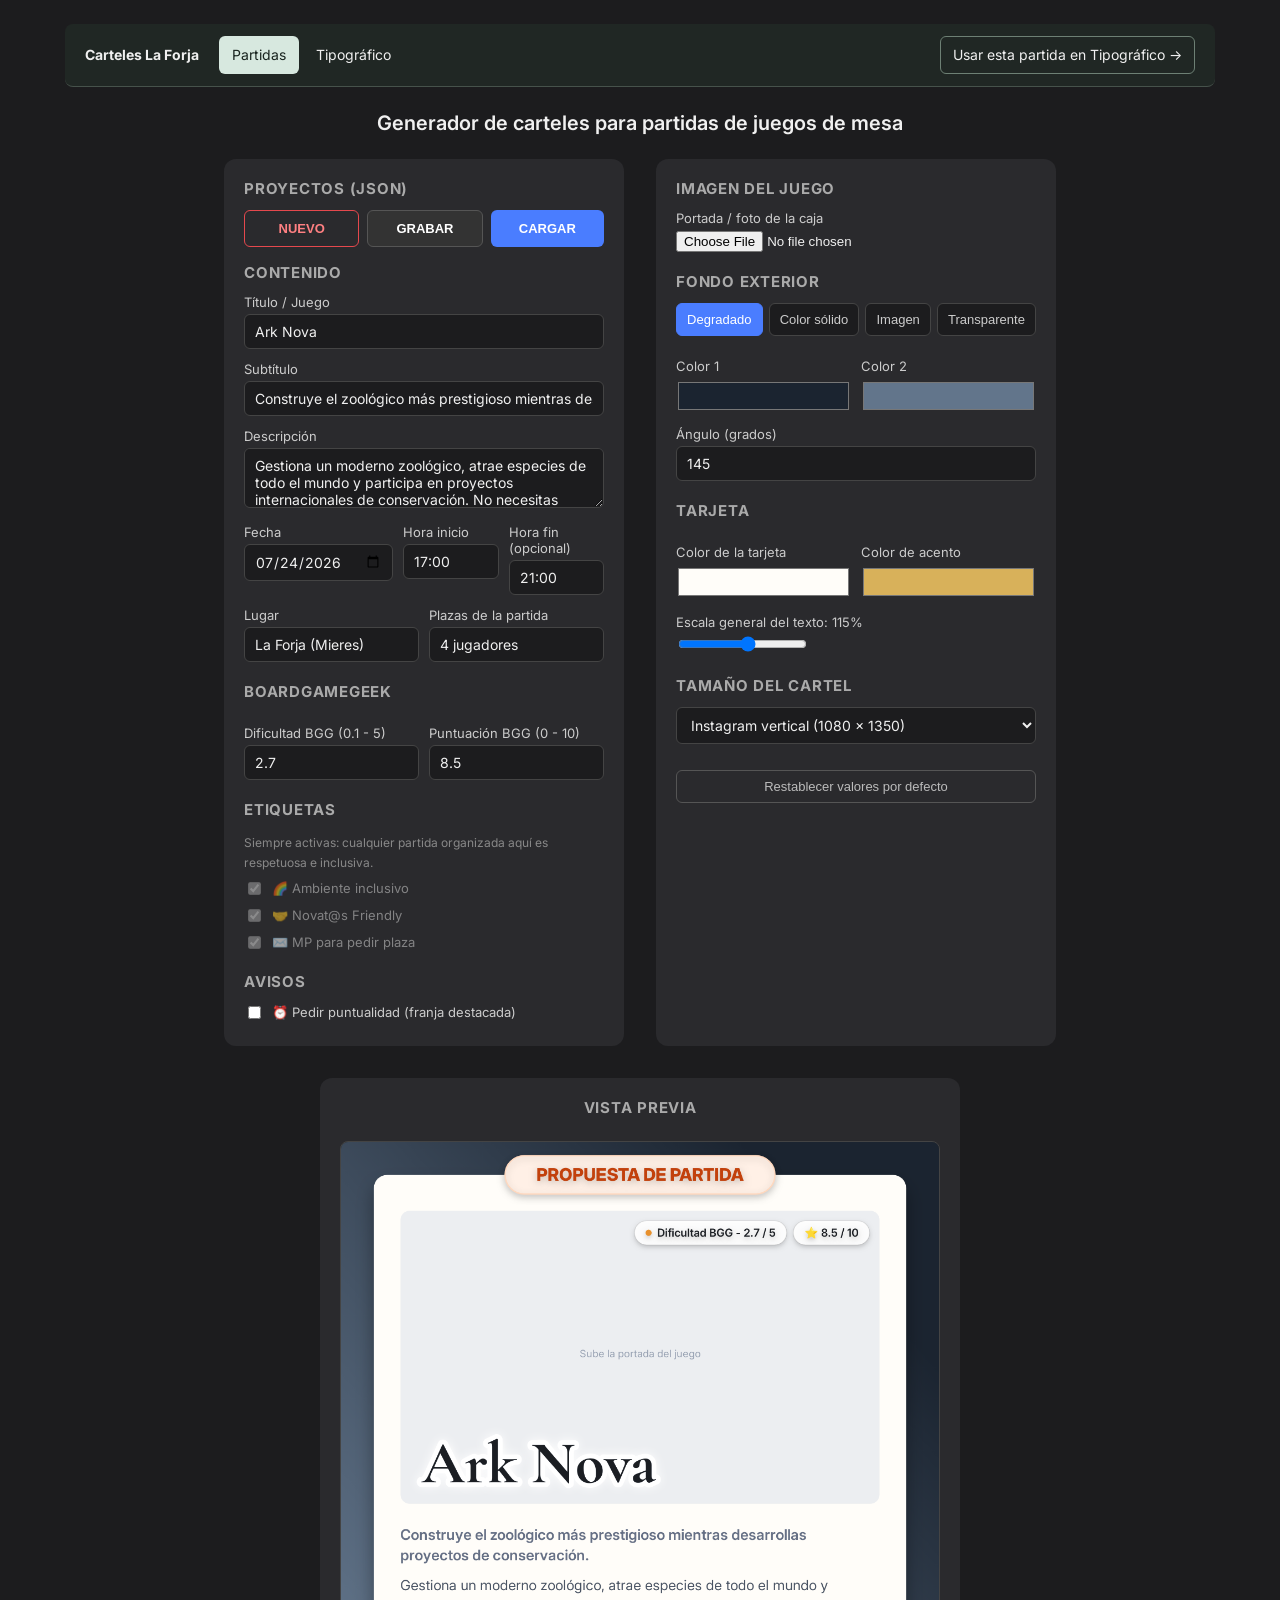
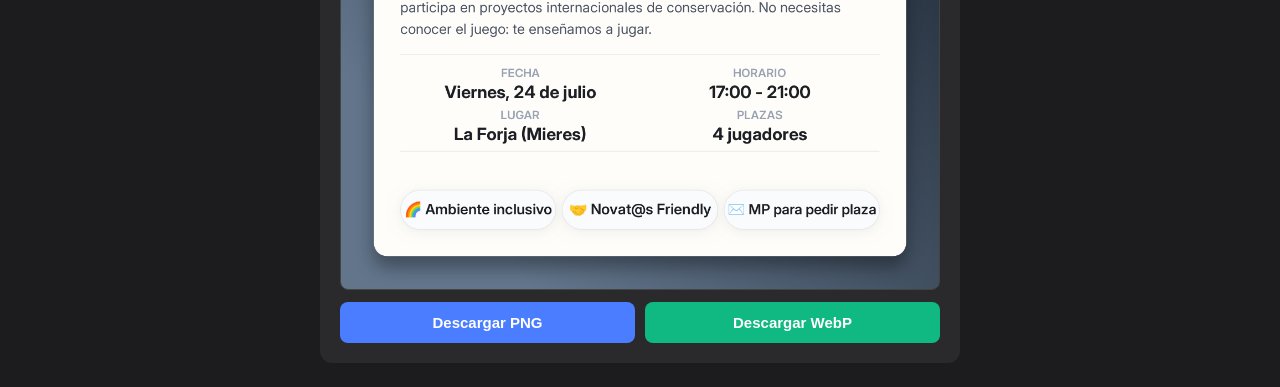
<file: index.html>
<!DOCTYPE html>
<html lang="es">
<head>
<meta charset="UTF-8">
<meta name="viewport" content="width=device-width, initial-scale=1.0">
<title>Generador de carteles para partidas</title>
<link rel="preconnect" href="https://fonts.googleapis.com">
<link rel="preconnect" href="https://fonts.gstatic.com" crossorigin>
<link href="https://fonts.googleapis.com/css2?family=Inter:wght@400;500;600;700;800&family=Cormorant+Garamond:wght@600;700&display=swap" rel="stylesheet">
<style>
  * { box-sizing: border-box; }
  body {
    font-family: Inter, -apple-system, BlinkMacSystemFont, "Segoe UI", Roboto, Arial, sans-serif;
    background: #1c1c1e;
    color: #f0f0f0;
    margin: 0;
    padding: 24px;
    display: flex;
    flex-direction: column;
    align-items: center;
    gap: 24px;
  }
  h1 { font-size: 20px; font-weight: 600; margin: 0; }
  .wrap {
    display: flex;
    gap: 32px;
    width: 100%;
    max-width: 1150px;
    flex-wrap: wrap;
    justify-content: center;
  }
  .panel {
    background: #2a2a2d;
    border-radius: 12px;
    padding: 20px;
    flex: 1 1 340px;
    max-width: 400px;
  }
  .panel h2 { font-size: 15px; margin: 0 0 12px; color: #aaa; text-transform: uppercase; letter-spacing: 0.05em; }
  label { display: block; font-size: 13px; margin: 12px 0 4px; color: #ccc; }
  input[type=text], input[type=number], input[type=date], textarea, select {
    width: 100%;
    padding: 8px 10px;
    border-radius: 6px;
    border: 1px solid #444;
    background: #1c1c1e;
    color: #f0f0f0;
    font-size: 14px;
    font-family: inherit;
  }
  textarea { resize: vertical; min-height: 60px; }
  .row { display: flex; gap: 10px; }
  .row > div { flex: 1; }
  .bg-mode-buttons { display: flex; gap: 6px; margin-bottom: 10px; flex-wrap: wrap; }
  .bg-mode-buttons button {
    flex: 1 1 auto;
    padding: 8px;
    border-radius: 6px;
    border: 1px solid #444;
    background: #1c1c1e;
    color: #ccc;
    cursor: pointer;
    font-size: 13px;
  }
  .bg-mode-buttons button.active {
    background: #4a7dff;
    color: white;
    border-color: #4a7dff;
  }
  input[type=color] {
    width: 100%;
    height: 36px;
    border: none;
    border-radius: 6px;
    padding: 0;
    background: none;
    cursor: pointer;
  }
  .bg-section { display: none; }
  .bg-section.active { display: block; }
  canvas {
    max-width: 100%;
    border-radius: 8px;
    border: 1px solid #444;
    background: repeating-conic-gradient(#333 0% 25%, #2a2a2a 0% 50%) 50% / 20px 20px;
  }
  .canvas-wrap { flex: 1 1 560px; display: flex; flex-direction: column; align-items: center; gap: 12px; max-width: 640px; }
  .download-buttons-container { display: flex; gap: 10px; width: 100%; }
  button.main-btn {
    padding: 12px 24px;
    border-radius: 8px;
    border: none;
    background: #4a7dff;
    color: white;
    font-size: 15px;
    font-weight: 600;
    cursor: pointer;
    flex: 1;
  }
  button.main-btn:hover { background: #3a6ce0; }
  button.secondary-btn {
    padding: 8px 16px;
    border-radius: 6px;
    border: 1px solid #555;
    background: transparent;
    color: #bbb;
    font-size: 13px;
    cursor: pointer;
    width: 100%;
  }
  button.secondary-btn:hover { border-color: #888; color: #fff; }
  .size-select { margin-bottom: 10px; }
  .font-controls { display: flex; gap: 10px; }
  .font-controls > div { flex: 1; }
  small { color: #888; font-size: 12px; }
  .check-row { display:flex; align-items:center; gap:8px; cursor:pointer; margin-top:8px; }
  .check-row input { width:auto; }
  .project-buttons { display: flex; gap: 8px; margin-bottom: 16px; }
  .project-buttons button { flex: 1; padding: 10px; font-weight: 600; }
</style>
<link rel="stylesheet" href="editors.css">
</head>
<body data-editor="partidas">
<nav class="editor-nav" aria-label="Editores de carteles">
  <a class="editor-brand" href="index.html">Carteles La Forja</a>
  <div class="editor-modes">
    <a href="index.html" aria-current="page">Partidas</a>
    <a href="tipografico.html">Tipográfico</a>
  </div>
  <button type="button" id="abrirTipografico">Usar esta partida en Tipográfico →</button>
</nav>


<h1>Generador de carteles para partidas de juegos de mesa</h1>

<div class="wrap">
  <div class="panel">
    <h2>Proyectos (JSON)</h2>
    <div class="project-buttons">
      <button type="button" class="secondary-btn" id="btnNuevo" style="border-color: #e5484d; color: #ff8082;">NUEVO</button>
      <button type="button" class="secondary-btn" id="btnGrabar" style="background: #333; color: #fff;">GRABAR</button>
      <button type="button" class="secondary-btn" id="btnCargar" style="background: #4a7dff; color: #fff; border: none;">CARGAR</button>
    </div>
    <input type="file" id="jsonFileInput" accept=".json" style="display: none;">

    <h2>Contenido</h2>

    <label>Título / Juego</label>
    <input type="text" id="titulo" value="Ark Nova">

    <label>Subtítulo</label>
    <input type="text" id="subtitulo" value="Construye el zoológico más prestigioso mientras desarrollas proyectos de conservación.">

    <label>Descripción</label>
    <textarea id="descripcion">Gestiona un moderno zoológico, atrae especies de todo el mundo y participa en proyectos internacionales de conservación. No necesitas conocer el juego: te enseñamos a jugar.</textarea>

    <div class="row">
      <div>
        <label>Fecha</label>
        <input type="date" id="fecha" value="2026-07-24">
      </div>
      <div>
        <label>Hora inicio</label>
        <input type="text" id="hora" value="17:00">
      </div>
      <div>
        <label>Hora fin (opcional)</label>
        <input type="text" id="horaFin" value="21:00" placeholder="21:00">
      </div>
    </div>

    <div class="row">
      <div>
        <label>Lugar</label>
        <input type="text" id="lugar" value="La Forja (Mieres)">
      </div>
      <div>
        <label>Plazas de la partida</label>
        <input type="text" id="plazas" value="4 jugadores">
      </div>
    </div>

    <h2 style="margin-top:20px">BoardGameGeek</h2>
    <div class="row">
      <div>
        <label>Dificultad BGG (0.1 - 5)</label>
        <input type="number" id="bggDificultad" value="2.7" min="0" max="5" step="0.1">
      </div>
      <div>
        <label>Puntuación BGG (0 - 10)</label>
        <input type="number" id="bggPuntuacion" value="8.5" min="0" max="10" step="0.1">
      </div>
    </div>

    <h2 style="margin-top:20px">Etiquetas</h2>
    <small>Siempre activas: cualquier partida organizada aquí es respetuosa e inclusiva.</small>
    <label class="check-row" style="opacity:0.55" title="Siempre activo">
      <input type="checkbox" id="chkInclusivo" checked disabled> 🌈 Ambiente inclusivo
    </label>
    <label class="check-row" style="opacity:0.55" title="Siempre activo">
      <input type="checkbox" id="chkNovatos" checked disabled> 🤝 Novat@s Friendly
    </label>
    <label class="check-row" style="opacity:0.55" title="Siempre activo">
      <input type="checkbox" id="chkMP" checked disabled> ✉️ MP para pedir plaza
    </label>

    <h2 style="margin-top:20px">Avisos</h2>
    <label class="check-row"><input type="checkbox" id="chkPuntualidad"> ⏰ Pedir puntualidad (franja destacada)</label>
  </div>

  <div class="panel">
    <h2>Imagen del juego</h2>
    <label>Portada / foto de la caja</label>
    <input type="file" id="imagenPortadaArchivo" accept="image/*">
    <small id="imagenPortadaNombre" style="display:block; margin-top:6px;"></small>

    <h2 style="margin-top:20px">Fondo exterior</h2>
    <div class="bg-mode-buttons">
      <button type="button" data-mode="gradient" class="active">Degradado</button>
      <button type="button" data-mode="color">Color sólido</button>
      <button type="button" data-mode="image">Imagen</button>
      <button type="button" data-mode="transparent">Transparente</button>
    </div>

    <div class="bg-section" id="bg-color">
      <label>Color de fondo</label>
      <input type="color" id="colorFondo" value="#1d2b53">
    </div>

    <div class="bg-section active" id="bg-gradient">
      <div class="row">
        <div>
          <label>Color 1</label>
          <input type="color" id="gradColor1" value="#1b2430">
        </div>
        <div>
          <label>Color 2</label>
          <input type="color" id="gradColor2" value="#62758b">
        </div>
      </div>
      <label>Ángulo (grados)</label>
      <input type="number" id="gradAngulo" value="145" min="0" max="360">
    </div>

    <div class="bg-section" id="bg-image">
      <label>Subir imagen de fondo</label>
      <input type="file" id="imagenFondoArchivo" accept="image/*">
      <small id="imagenFondoNombre" style="display:block; margin-top:6px;"></small>
      <label style="margin-top:10px">Oscurecer imagen (overlay)</label>
      <input type="range" id="overlayOpacidad" min="0" max="90" value="35">
    </div>

    <h2 style="margin-top:20px">Tarjeta</h2>
    <div class="font-controls">
      <div>
        <label>Color de la tarjeta</label>
        <input type="color" id="colorTarjeta" value="#fffdf9">
      </div>
      <div>
        <label>Color de acento</label>
        <input type="color" id="colorAcento" value="#d8b15a">
      </div>
    </div>
    <label style="margin-top:14px">Escala general del texto: <span id="escalaValor">115%</span></label>
    <input type="range" id="escalaTexto" min="60" max="160" value="115" step="5">

    <h2 style="margin-top:20px">Tamaño del cartel</h2>
    <select id="tamanoBanner" class="size-select">
      <option value="1080x1350" selected>Instagram vertical (1080 x 1350)</option>
      <option value="1600x1000">Apaisado (poster / web)</option>
      <option value="1200x630">1200 x 630 (redes / Facebook / Twitter)</option>
      <option value="1080x1080">Instagram cuadrado (1080 x 1080)</option>
    </select>

    <button type="button" class="secondary-btn" id="resetConfigBtn" style="margin-top:16px">Restablecer valores por defecto</button>
  </div>

  <div class="canvas-wrap panel">
    <h2>Vista previa</h2>
    <canvas id="canvas" width="1080" height="1350"></canvas>
    <div class="download-buttons-container">
      <button class="main-btn" id="descargarBtn">Descargar PNG</button>
      <button class="main-btn" id="descargarWebpBtn" style="background: #10b981;">Descargar WebP</button>
    </div>
  </div>
</div>

<script>
const canvas = document.getElementById('canvas');
const ctx = canvas.getContext('2d');

const SERIF = "'Cormorant Garamond', Georgia, serif";
const SANS = "Inter, -apple-system, sans-serif";

const inputs = ['titulo','subtitulo','descripcion','fecha','hora','horaFin','lugar','plazas',
  'bggDificultad','bggPuntuacion','chkPuntualidad',
  'colorFondo','gradColor1','gradColor2','gradAngulo','overlayOpacidad',
  'colorTarjeta','colorAcento','escalaTexto'];

let bgMode = 'gradient';
let portadaImage = null;
let fondoImage = null;

// ---------- Carga de imágenes ----------
function loadImageFile(inputId, nombreId, onLoaded) {
  document.getElementById(inputId).addEventListener('change', (e) => {
    const file = e.target.files[0];
    const nombreEl = document.getElementById(nombreId);
    if (!file) return;
    nombreEl.textContent = 'Cargando...';
    const reader = new FileReader();
    reader.onload = (ev) => {
      const img = new Image();
      img.onload = () => {
        onLoaded(img, ev.target.result);
        nombreEl.textContent = 'OK ' + file.name;
        render();
      };
      img.src = ev.target.result;
    };
    reader.readAsDataURL(file);
  });
}
loadImageFile('imagenPortadaArchivo', 'imagenPortadaNombre', (img) => { portadaImage = img; });
loadImageFile('imagenFondoArchivo', 'imagenFondoNombre', (img) => { fondoImage = img; });

document.querySelectorAll('.bg-mode-buttons button').forEach(btn => {
  btn.addEventListener('click', () => {
    document.querySelectorAll('.bg-mode-buttons button').forEach(b => b.classList.remove('active'));
    btn.classList.add('active');
    bgMode = btn.dataset.mode;
    document.querySelectorAll('.bg-section').forEach(s => s.classList.remove('active'));
    const sec = document.getElementById('bg-' + bgMode);
    if (sec) sec.classList.add('active');
    render();
  });
});

document.getElementById('tamanoBanner').addEventListener('change', (e) => {
  const [w, h] = e.target.value.split('x').map(Number);
  canvas.width = w;
  canvas.height = h;
  render();
});

inputs.forEach(id => {
  const el = document.getElementById(id);
  el.addEventListener('input', render);
  el.addEventListener('change', render);
});

document.getElementById('escalaTexto').addEventListener('input', (e) => {
  document.getElementById('escalaValor').textContent = e.target.value + '%';
});

// ---------- Utilidades de dibujo ----------
function roundRect(x, y, w, h, r) {
  if (w < 2 * r) r = w / 2;
  if (h < 2 * r) r = h / 2;
  ctx.beginPath();
  ctx.moveTo(x + r, y);
  ctx.arcTo(x + w, y, x + w, y + h, r);
  ctx.arcTo(x + w, y + h, x, y + h, r);
  ctx.arcTo(x, y + h, x, y, r);
  ctx.arcTo(x, y, x + w, y, r);
  ctx.closePath();
}

function drawImageCover(img, x, y, w, h, radius) {
  ctx.save();
  roundRect(x, y, w, h, radius);
  ctx.clip();
  const scale = Math.max(w / img.width, h / img.height);
  const iw = img.width * scale, ih = img.height * scale;
  ctx.drawImage(img, x + (w - iw) / 2, y + (h - ih) / 2, iw, ih);
  ctx.restore();
}

function getWrappedLines(text, maxWidth) {
  const words = text.split(' ');
  let line = '';
  let lines = [];
  for (let word of words) {
    const testLine = line + word + ' ';
    if (ctx.measureText(testLine).width > maxWidth && line !== '') {
      lines.push(line.trim());
      line = word + ' ';
    } else {
      line = testLine;
    }
  }
  lines.push(line.trim());
  return lines;
}

function drawWrappedText(text, x, y, maxWidth, lineHeight) {
  const lines = getWrappedLines(text, maxWidth);
  lines.forEach((l, i) => ctx.fillText(l, x, y + i * lineHeight));
  return lines.length;
}

function formatFecha(isoDate) {
  if (!isoDate) return '';
  const [year, month, day] = isoDate.split('-').map(Number);
  const date = new Date(year, month - 1, day);
  const texto = date.toLocaleDateString('es-ES', { weekday: 'long', day: 'numeric', month: 'long' });
  return texto.charAt(0).toUpperCase() + texto.slice(1);
}

function formatFechaCorta(isoDate) {
  if (!isoDate) return '';
  const [year, month, day] = isoDate.split('-').map(Number);
  const date = new Date(year, month - 1, day);
  const texto = date.toLocaleDateString('es-ES', { day: 'numeric', month: 'long' });
  return texto.charAt(0).toUpperCase() + texto.slice(1);
}

function sanitizeForFilename(text) {
  return text
    .replace(/[()[\]{}]/g, '')
    .replace(/[\\/:*?"<>|]/g, '')
    .replace(/\s+/g, ' ')
    .trim();
}

function buildFilename(extension) {
  const titulo = sanitizeForFilename(document.getElementById('titulo').value) || 'Cartel';
  const fecha = sanitizeForFilename(formatFechaCorta(document.getElementById('fecha').value));
  const lugar = sanitizeForFilename(document.getElementById('lugar').value);
  const parts = [titulo, fecha, lugar].filter(Boolean);
  return parts.join(' - ') + '.' + extension;
}

function dificultadColor(valor) {
  if (valor <= 1.8) return '#3fb950';
  if (valor <= 3) return '#e8912d';
  return '#e5484d';
}

// ---------- Fondo exterior ----------
function drawOuterBackground() {
  const w = canvas.width, h = canvas.height;
  if (bgMode === 'color') {
    ctx.fillStyle = document.getElementById('colorFondo').value;
    ctx.fillRect(0, 0, w, h);
  } else if (bgMode === 'gradient') {
    const angle = Number(document.getElementById('gradAngulo').value) * Math.PI / 180;
    const x1 = w / 2 - Math.cos(angle) * w / 2;
    const y1 = h / 2 - Math.sin(angle) * h / 2;
    const x2 = w / 2 + Math.cos(angle) * w / 2;
    const y2 = h / 2 + Math.sin(angle) * h / 2;
    const grad = ctx.createLinearGradient(x1, y1, x2, y2);
    grad.addColorStop(0, document.getElementById('gradColor1').value);
    grad.addColorStop(1, document.getElementById('gradColor2').value);
    ctx.fillStyle = grad;
    ctx.fillRect(0, 0, w, h);
  } else if (bgMode === 'image') {
    if (fondoImage) {
      drawImageCover(fondoImage, 0, 0, w, h, 0);
      const opacity = Number(document.getElementById('overlayOpacidad').value) / 100;
      ctx.fillStyle = `rgba(0,0,0,${opacity})`;
      ctx.fillRect(0, 0, w, h);
    } else {
      ctx.fillStyle = '#2a2a2d';
      ctx.fillRect(0, 0, w, h);
    }
  } else if (bgMode === 'transparent') {
    // Transparencia por clearRect()
  }
}

// ---------- Render principal ----------
function render() {
  const w = canvas.width, h = canvas.height;
  const escala = Number(document.getElementById('escalaTexto').value) / 100;
  const cardColor = document.getElementById('colorTarjeta').value;
  const textDark = '#1b1e23';
  const textSoft = '#667085';
  const textBody = '#495363';

  ctx.clearRect(0, 0, w, h);
  drawOuterBackground();

  const wide = (w / h) > 1.25;
  const outerPad = w * 0.055;
  const cardX = outerPad, cardY = outerPad;
  const cardW = w - outerPad * 2, cardH = h - outerPad * 2;
  const cardRadius = w * 0.022;

  // Fondo Tarjeta Principal
  ctx.save();
  ctx.shadowColor = 'rgba(0,0,0,0.35)';
  ctx.shadowBlur = w * 0.03;
  ctx.shadowOffsetY = h * 0.015;
  ctx.fillStyle = cardColor;
  roundRect(cardX, cardY, cardW, cardH, cardRadius);
  ctx.fill();
  ctx.restore();

  const innerPad = cardW * (wide ? 0.045 : 0.05);
  const columnGap = cardW * (wide ? 0.05 : 0);
  let colLeftX, colLeftW, imgX, imgY, imgW, imgH;

  if (wide) {
    colLeftW = cardW * 0.53;
    colLeftX = cardX + innerPad;
    imgW = cardW - innerPad * 2 - colLeftW - columnGap;
    imgH = cardH - innerPad * 2;
    imgX = colLeftX + colLeftW + columnGap;
    imgY = cardY + innerPad;
  } else {
    colLeftW = cardW - innerPad * 2;
    colLeftX = cardX + innerPad;
    imgW = colLeftW;
    imgH = cardH * 0.43; 
    imgX = colLeftX;
    imgY = cardY + innerPad * 1.35;
  }

  // Dibujar la portada / recuadro del juego
  if (portadaImage) {
    drawImageCover(portadaImage, imgX, imgY, imgW, imgH, cardRadius * 0.7);
  } else {
    ctx.fillStyle = '#eceef1';
    roundRect(imgX, imgY, imgW, imgH, cardRadius * 0.7);
    ctx.fill();
    ctx.fillStyle = '#98a2b3';
    ctx.font = `${16 * escala}px ${SANS}`;
    ctx.textAlign = 'center';
    ctx.fillText('Sube la portada del juego', imgX + imgW / 2, imgY + imgH / 2);
  }

  // --- Pastilla Superior "PROPUESTA DE PARTIDA" ---
  const topBadgeText = "PROPUESTA DE PARTIDA";
  const topBadgeSize = Math.max(14, cardW * 0.019) * escala * 1.5;
  ctx.font = `800 ${topBadgeSize}px ${SANS}`;
  const topBadgePadX = topBadgeSize * 1.8;
  const topBadgeW = ctx.measureText(topBadgeText).width + topBadgePadX * 2;
  const topBadgeH = topBadgeSize * 2.2;
  const topBadgeX = cardX + (cardW - topBadgeW) / 2;
  const topBadgeY = cardY - (topBadgeH / 2);

  ctx.save();
  ctx.shadowColor = 'rgba(0, 0, 0, 0.22)';
  ctx.shadowBlur = 14;
  ctx.shadowOffsetY = 4;
  ctx.fillStyle = '#fff0e6'; 
  ctx.strokeStyle = '#ffd8be';
  ctx.lineWidth = 2.5;
  roundRect(topBadgeX, topBadgeY, topBadgeW, topBadgeH, topBadgeH / 2);
  ctx.fill();
  ctx.stroke();

  ctx.fillStyle = '#c2410c'; 
  ctx.textAlign = 'center';
  ctx.textBaseline = 'middle';
  ctx.fillText(topBadgeText, cardX + cardW / 2, topBadgeY + topBadgeH / 2 + topBadgeSize * 0.04);
  ctx.restore();
  ctx.textBaseline = 'alphabetic';

  // --- Pastillas BGG superpuestas (Esquina Superior Derecha de la Imagen) ---
  const bggDificultad = parseFloat(document.getElementById('bggDificultad').value) || 0;
  const bggPuntuacion = parseFloat(document.getElementById('bggPuntuacion').value) || 0;

  const overlayPillSize = (wide ? Math.max(11, cardW * 0.012) : Math.max(15, cardW * 0.018)) * escala;
  ctx.font = `600 ${overlayPillSize}px ${SANS}`;
  
  const diffText = `Dificultad BGG - ${bggDificultad.toFixed(1)} / 5`;
  const scoreText = `⭐ ${bggPuntuacion.toFixed(1)} / 10`;

  const diffTextW = ctx.measureText(diffText).width;
  const scoreTextW = ctx.measureText(scoreText).width;
  
  const oPillPadX = overlayPillSize * 1.0;
  const oDotR = overlayPillSize * 0.28;

  const dPillW = diffTextW + oPillPadX * 2 + oDotR * 2 + overlayPillSize * 0.5;
  const sPillW = scoreTextW + oPillPadX * 2;
  const oPillH = overlayPillSize * 2.2;

  const imgMargin = overlayPillSize * 0.9;
  const scoreX = imgX + imgW - imgMargin - sPillW;
  const diffX = scoreX - overlayPillSize * 0.6 - dPillW;
  const pillsY = imgY + imgMargin; 

  ctx.save();
  ctx.shadowColor = 'rgba(0,0,0,0.2)';
  ctx.shadowBlur = 8;
  ctx.shadowOffsetY = 4;
  
  ctx.fillStyle = 'rgba(255, 255, 255, 0.94)';
  ctx.strokeStyle = 'rgba(0, 0, 0, 0.1)';
  ctx.lineWidth = 1.5;
  roundRect(diffX, pillsY, dPillW, oPillH, oPillH / 2);
  ctx.fill();
  ctx.stroke();

  ctx.fillStyle = dificultadColor(bggDificultad);
  ctx.beginPath();
  ctx.arc(diffX + oPillPadX + oDotR, pillsY + oPillH / 2, oDotR, 0, Math.PI * 2);
  ctx.fill();

  ctx.fillStyle = textDark;
  ctx.textBaseline = 'middle';
  ctx.textAlign = 'left';
  ctx.fillText(diffText, diffX + oPillPadX + oDotR * 2 + overlayPillSize * 0.5, pillsY + oPillH / 2 + overlayPillSize * 0.05);

  ctx.fillStyle = 'rgba(255, 255, 255, 0.94)';
  roundRect(scoreX, pillsY, sPillW, oPillH, oPillH / 2);
  ctx.fill();
  ctx.stroke();
  ctx.fillStyle = textDark;
  ctx.fillText(scoreText, scoreX + oPillPadX, pillsY + oPillH / 2 + overlayPillSize * 0.05);
  ctx.restore();
  ctx.textBaseline = 'alphabetic';

  // --- Título flotante encima de la imagen (Con sangrado a la derecha) ---
  const tituloText = document.getElementById('titulo').value;
  if (tituloText) {
    const tituloSize = (wide ? Math.max(34, cardW * 0.07) : Math.max(52, cardW * 0.098)) * escala;
    ctx.font = `700 ${tituloSize}px ${SERIF}`;
    
    // Sangrado interno para distanciar la sombra del borde izquierdo de la imagen
    const titlePadding = imgW * 0.045;
    const titleX = imgX + titlePadding;
    const maxTitleW = imgW * 0.88; 

    const titleLines = getWrappedLines(tituloText, maxTitleW);
    const lineH = tituloSize * 0.95;
    const titleBlockH = titleLines.length * lineH;
    const titleY = imgY + imgH - titlePadding - (titleBlockH - lineH);

    ctx.save();
    ctx.lineJoin = 'round';
    ctx.miterLimit = 2;
    ctx.strokeStyle = 'rgba(255, 255, 255, 0.95)';
    ctx.lineWidth = tituloSize * 0.16;
    
    ctx.shadowColor = 'rgba(255, 255, 255, 1)';
    ctx.shadowBlur = 20;
    ctx.shadowOffsetX = 0;
    ctx.shadowOffsetY = 0;

    ctx.textAlign = 'left';

    titleLines.forEach((line, i) => {
      ctx.strokeText(line, titleX, titleY + i * lineH);
      ctx.fillText(line, titleX, titleY + i * lineH);
    });

    ctx.shadowColor = 'transparent';
    ctx.fillStyle = textDark;
    titleLines.forEach((line, i) => {
      ctx.fillText(line, titleX, titleY + i * lineH);
    });

    ctx.restore();
  }

  // --- Bloque de Texto Central (Subtítulo + Descripción) ---
  let y = wide ? cardY + innerPad : imgY + imgH + innerPad * 0.8;

  const subSize = (wide ? Math.max(14, cardW * 0.0165) : Math.max(18, cardW * 0.024)) * escala;
  const descSize = (wide ? Math.max(14, cardW * 0.0155) : Math.max(18, cardW * 0.023)) * escala;

  // Subtítulo
  const subtitulo = document.getElementById('subtitulo').value;
  if (subtitulo) {
    ctx.font = `600 ${subSize}px ${SANS}`;
    ctx.fillStyle = textSoft;
    ctx.textAlign = 'left';
    const subLines = drawWrappedText(subtitulo, colLeftX, y + subSize, colLeftW, subSize * 1.4);
    y += subLines * subSize * 1.4 + subSize * 0.7;
  }

  // Descripción
  ctx.font = `400 ${descSize}px ${SANS}`;
  ctx.fillStyle = textBody;
  ctx.textAlign = 'left';
  const descLines = drawWrappedText(document.getElementById('descripcion').value, colLeftX, y + descSize, colLeftW, descSize * 1.55);
  y += descLines * descSize * 1.55 + descSize * 0.9;

  // Primera línea divisoria
  ctx.strokeStyle = '#e8eaed';
  ctx.lineWidth = 1.5;
  ctx.beginPath();
  ctx.moveTo(colLeftX, y);
  ctx.lineTo(colLeftX + colLeftW, y);
  ctx.stroke();

  // --- Grid de Información ---
  const labelSize = (wide ? Math.max(11, cardW * 0.012) : Math.max(15, cardW * 0.019)) * escala;
  const valueSize = (wide ? Math.max(16, cardW * 0.0195) : Math.max(22, cardW * 0.028)) * escala;

  const labelValueGap = valueSize * 0.22; 
  const rowGap = valueSize * 0.55;        
  const paddingLineas = valueSize * 0.65; 

  y += paddingLineas;

  const fecha = formatFecha(document.getElementById('fecha').value);
  const hora = document.getElementById('hora').value;
  const horaFin = document.getElementById('horaFin').value.trim();
  const horario = horaFin ? `${hora} - ${horaFin}` : hora;
  const lugar = document.getElementById('lugar').value;
  const plazas = document.getElementById('plazas').value;

  const gridItems = [
    ['FECHA', fecha],
    ['HORARIO', horario],
    ['LUGAR', lugar],
    ['PLAZAS', plazas]
  ];
  const gridColW = colLeftW / 2;
  const singleRowH = labelSize + labelValueGap + valueSize;

  ctx.textAlign = 'center'; 

  gridItems.forEach(([label, value], i) => {
    const col = i % 2, row = Math.floor(i / 2);
    const gx = colLeftX + col * gridColW + (gridColW / 2);
    const gy = y + row * (singleRowH + rowGap);
    
    ctx.font = `600 ${labelSize}px ${SANS}`;
    ctx.fillStyle = '#98a2b3';
    ctx.fillText(label, gx, gy + labelSize);
    
    ctx.font = `700 ${valueSize}px ${SANS}`;
    ctx.fillStyle = textDark;
    ctx.fillText(value, gx, gy + labelSize + labelValueGap + valueSize);
  });
  
  ctx.textAlign = 'left'; 

  const totalGridH = (singleRowH * 2) + rowGap;
  y += totalGridH + paddingLineas;

  // Segunda línea divisoria
  ctx.strokeStyle = '#e8eaed';
  ctx.lineWidth = 1.5;
  ctx.beginPath();
  ctx.moveTo(colLeftX, y);
  ctx.lineTo(colLeftX + colLeftW, y);
  ctx.stroke();
  
  y += descSize * 1.0;

  // --- Bloques Inferiores ---
  const tags = ['🌈 Ambiente inclusivo', '🤝 Novat@s Friendly', '✉️ MP para pedir plaza'];
  const tagH = valueSize * 2.3;
  const barH = valueSize * 2.4;
  const chkPuntualidad = document.getElementById('chkPuntualidad').checked;

  let espacioFinal = tagH;
  if (chkPuntualidad) {
    espacioFinal += barH + descSize * 0.8;
  }

  let finalBlockY = Math.max(y, cardY + cardH - innerPad - espacioFinal);

  // Aviso de puntualidad
  if (chkPuntualidad) {
    ctx.fillStyle = '#1b1e23';
    roundRect(colLeftX, finalBlockY, colLeftW, barH, barH * 0.2);
    ctx.fill();
    ctx.font = `700 ${valueSize * 0.85}px ${SANS}`;
    ctx.fillStyle = '#ffffff';
    ctx.textAlign = 'center';
    ctx.textBaseline = 'middle';
    ctx.fillText('⏰ Se ruega puntualidad, por respeto a tod@s', colLeftX + colLeftW / 2, finalBlockY + barH / 2);
    ctx.textBaseline = 'alphabetic';
    ctx.textAlign = 'left';
    finalBlockY += barH + descSize * 0.8;
  }

  // Pastillas inferiores
  {
    const tagGap = cardW * 0.012;
    const tagsRowW = colLeftW;
    const tagW = (tagsRowW - tagGap * (tags.length - 1)) / tags.length;
    const tagFontBase = (wide ? Math.max(12, cardW * 0.013) : Math.max(18, cardW * 0.024)) * escala;
    
    ctx.textAlign = 'center';
    ctx.textBaseline = 'middle';
    tags.forEach((tag, i) => {
      const tx = colLeftX + i * (tagW + tagGap);
      ctx.save();
      ctx.shadowColor = 'rgba(0,0,0,0.06)';
      ctx.shadowBlur = tagH * 0.3;
      ctx.shadowOffsetY = tagH * 0.05;
      ctx.fillStyle = '#fafbfc';
      ctx.strokeStyle = '#e8eaed';
      ctx.lineWidth = 1.5;
      roundRect(tx, finalBlockY, tagW, tagH, tagH / 2);
      ctx.fill();
      ctx.restore();
      ctx.strokeStyle = '#e8eaed';
      ctx.lineWidth = 1.5;
      roundRect(tx, finalBlockY, tagW, tagH, tagH / 2);
      ctx.stroke();
      
      let fitSize = tagFontBase;
      ctx.font = `600 ${fitSize}px ${SANS}`;
      while (ctx.measureText(tag).width > tagW - 10 && fitSize > 12) {
        fitSize -= 0.5;
        ctx.font = `600 ${fitSize}px ${SANS}`;
      }
      ctx.fillStyle = textDark;
      ctx.fillText(tag, tx + tagW / 2, finalBlockY + tagH / 2);
    });
    ctx.textBaseline = 'alphabetic';
    ctx.textAlign = 'left';
  }

  saveConfig();
}

// ---------- Guardado local ----------
function serializeConfig() {
  const config = {};
  inputs.forEach(id => {
    const el = document.getElementById(id);
    config[id] = el.type === 'checkbox' ? el.checked : el.value;
  });
  config.bgMode = bgMode;
  config.tamanoBanner = document.getElementById('tamanoBanner').value;
  if (portadaImage) config.portadaSrc = portadaImage.src;
  if (fondoImage) config.fondoSrc = fondoImage.src;
  return config;
}

function saveConfig() { try { const config = serializeConfig(); localStorage.setItem('cartelPartidaConfig', JSON.stringify(config)); } catch (e) { console.warn(e); } }
function applyConfigObject(config) { inputs.forEach(id => { if (!(id in config)) return; const el = document.getElementById(id); if (el.type === 'checkbox') el.checked = config[id]; else el.value = config[id]; }); if (config.tamanoBanner) { document.getElementById('tamanoBanner').value = config.tamanoBanner; const [w, h] = config.tamanoBanner.split('x').map(Number); canvas.width = w; canvas.height = h; } if (config.bgMode) { bgMode = config.bgMode; document.querySelectorAll('.bg-mode-buttons button').forEach(b => { b.classList.toggle('active', b.dataset.mode === bgMode); }); document.querySelectorAll('.bg-section').forEach(s => s.classList.remove('active')); const sec = document.getElementById('bg-' + bgMode); if (sec) sec.classList.add('active'); } document.getElementById('escalaValor').textContent = document.getElementById('escalaTexto').value + '%'; let imagesToLoad = 0; if (config.portadaSrc) imagesToLoad++; if (config.fondoSrc) imagesToLoad++; if (imagesToLoad === 0) { render(); return; } let loaded = 0; const done = () => { if (++loaded === imagesToLoad) render(); }; if (config.portadaSrc) { const img = new Image(); img.onload = () => { portadaImage = img; document.getElementById('imagenPortadaNombre').textContent = 'Fichero cargado'; done(); }; img.src = config.portadaSrc; } else { portadaImage = null; document.getElementById('imagenPortadaNombre').textContent = ''; } if (config.fondoSrc) { const img = new Image(); img.onload = () => { fondoImage = img; document.getElementById('imagenFondoNombre').textContent = 'Fichero cargado'; done(); }; img.src = config.fondoSrc; } else { fondoImage = null; document.getElementById('imagenFondoNombre').textContent = ''; } }
function loadConfig() { const raw = localStorage.getItem('cartelPartidaConfig'); if (!raw) return; try { applyConfigObject(JSON.parse(raw)); } catch (e) { console.warn(e); } }

// ---------- Gestión de Proyectos (JSON) ----------
document.getElementById('btnNuevo').addEventListener('click', () => { if (confirm('¿Seguro que quieres empezar un cartel nuevo? Se perderán los cambios que no hayas guardado.')) { localStorage.removeItem('cartelPartidaConfig'); document.getElementById('titulo').value = 'Nuevo Juego'; document.getElementById('subtitulo').value = 'Escribe aquí un subtítulo breve del juego.'; document.getElementById('descripcion').value = 'Explicación de la partida o ambientación rápida. Te enseñamos las reglas paso a paso.'; document.getElementById('fecha').value = new Date().toISOString().split('T')[0]; document.getElementById('hora').value = '17:00'; document.getElementById('horaFin').value = '21:00'; document.getElementById('lugar').value = 'La Forja (Mieres)'; document.getElementById('plazas').value = '4 jugadores'; document.getElementById('bggDificultad').value = '2.5'; document.getElementById('bggPuntuacion').value = '7.5'; document.getElementById('chkPuntualidad').checked = false; document.getElementById('escalaTexto').value = '115'; document.getElementById('escalaValor').textContent = '115%'; portadaImage = null; fondoImage = null; document.getElementById('imagenPortadaNombre').textContent = ''; document.getElementById('imagenFondoNombre').textContent = ''; document.getElementById('imagenPortadaArchivo').value = ''; document.getElementById('imagenFondoArchivo').value = ''; document.getElementById('tamanoBanner').value = '1080x1350'; canvas.width = 1080; canvas.height = 1350; render(); } });
document.getElementById('btnGrabar').addEventListener('click', () => { const config = serializeConfig(); const jsonString = JSON.stringify(config, null, 2); const blob = new Blob([jsonString], { type: 'application/json' }); const url = URL.createObjectURL(blob); const link = document.createElement('a'); const juego = sanitizeForFilename(document.getElementById('titulo').value) || 'Proyecto'; link.download = `${juego}.json`; link.href = url; document.body.appendChild(link); link.click(); document.body.removeChild(link); URL.revokeObjectURL(url); });
const jsonFileInput = document.getElementById('jsonFileInput'); document.getElementById('btnCargar').addEventListener('click', () => jsonFileInput.click()); jsonFileInput.addEventListener('change', (e) => { const file = e.target.files[0]; if (!file) return; const reader = new FileReader(); reader.onload = (ev) => { try { const config = JSON.parse(ev.target.result); applyConfigObject(config); jsonFileInput.value = ''; } catch (err) { alert('Error al leer el archivo JSON: ' + err.message); } }; reader.readAsText(file); });
document.getElementById('resetConfigBtn').addEventListener('click', () => { if (confirm('¿Restablecer todos los valores por defecto? Se borrará el almacenamiento local.')) { localStorage.removeItem('cartelPartidaConfig'); location.reload(); } });

// ---------- Descargas ----------
document.getElementById('descargarBtn').addEventListener('click', () => {
  try {
    const dataUrl = canvas.toDataURL('image/png');
    const link = document.createElement('a');
    link.download = buildFilename('png');
    link.href = dataUrl;
    document.body.appendChild(link);
    link.click();
    document.body.removeChild(link);
  } catch (err) {
    alert('No se pudo generar el PNG: ' + err.message);
  }
});

document.getElementById('descargarWebpBtn').addEventListener('click', () => {
  try {
    const dataUrl = canvas.toDataURL('image/webp', 0.92);
    const link = document.createElement('a');
    link.download = buildFilename('webp');
    link.href = dataUrl;
    document.body.appendChild(link);
    link.click();
    document.body.removeChild(link);
  } catch (err) {
    alert('No se pudo generar el WebP: ' + err.message);
  }
});

// ---------- Continuar en el editor tipográfico ----------
document.getElementById('abrirTipografico').addEventListener('click', () => {
  if (!confirm('Se copiarán el título, la descripción, la fecha, el horario, el lugar y las plazas al editor tipográfico, sustituyendo esos textos. ¿Continuar?')) return;
  const value = id => document.getElementById(id).value;
  const evento = {
    txt: value('titulo'),
    evOn: true,
    evDate: formatFecha(value('fecha')),
    evHour: [value('hora'), value('horaFin')].filter(Boolean).join(' - '),
    evPlace: value('lugar'),
    evPlayers: value('plazas'),
    evDuration: '',
    evLevel: value('bggDificultad') ? 'BGG ' + value('bggDificultad') + ' / 5' : '',
    evDescription: value('descripcion'),
    evFree: ''
  };
  try {
    sessionStorage.setItem('forja:partida-tipografica', JSON.stringify(evento));
    saveConfig();
    window.location.href = 'tipografico.html';
  } catch (err) {
    alert('No se han podido transferir los datos. Comprueba que el navegador permite el almacenamiento local.');
  }
});

// ---------- Arranque ----------
loadConfig();
if (document.fonts && document.fonts.load) { Promise.all([ document.fonts.load("700 40px 'Cormorant Garamond'"), document.fonts.load("400 16px 'Inter'"), document.fonts.load("600 16px 'Inter'"), document.fonts.load("700 16px 'Inter'"), document.fonts.load("800 16px 'Inter'") ]).then(render).catch(render); }
render();
</script>
</body>
</html>
</file>
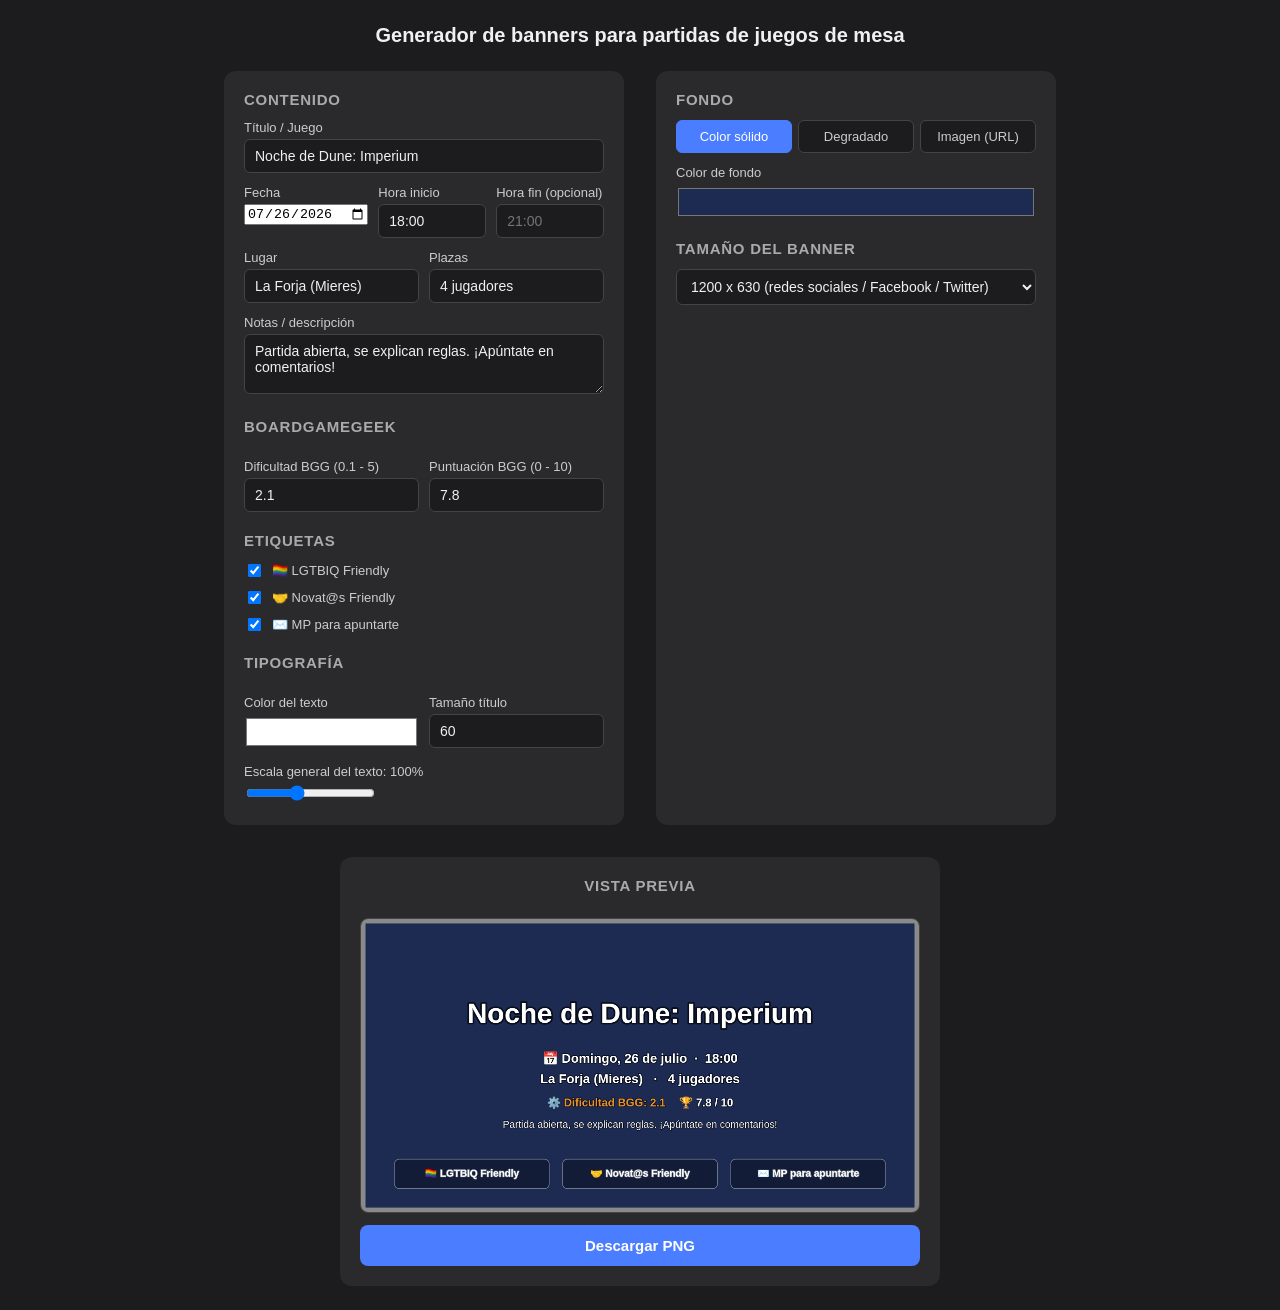
<file: generador-banners.html>
<!DOCTYPE html>
<html lang="es">
<head>
<meta charset="UTF-8">
<meta name="viewport" content="width=device-width, initial-scale=1.0">
<title>Generador de banners para partidas</title>
<style>
  * { box-sizing: border-box; }
  body {
    font-family: -apple-system, BlinkMacSystemFont, "Segoe UI", Roboto, Arial, sans-serif;
    background: #1c1c1e;
    color: #f0f0f0;
    margin: 0;
    padding: 24px;
    display: flex;
    flex-direction: column;
    align-items: center;
    gap: 24px;
  }
  h1 { font-size: 20px; font-weight: 600; margin: 0; }
  .wrap {
    display: flex;
    gap: 32px;
    width: 100%;
    max-width: 1100px;
    flex-wrap: wrap;
    justify-content: center;
  }
  .panel {
    background: #2a2a2d;
    border-radius: 12px;
    padding: 20px;
    flex: 1 1 340px;
    max-width: 400px;
  }
  .panel h2 { font-size: 15px; margin: 0 0 12px; color: #aaa; text-transform: uppercase; letter-spacing: 0.05em; }
  label { display: block; font-size: 13px; margin: 12px 0 4px; color: #ccc; }
  input[type=text], input[type=number], textarea, select {
    width: 100%;
    padding: 8px 10px;
    border-radius: 6px;
    border: 1px solid #444;
    background: #1c1c1e;
    color: #f0f0f0;
    font-size: 14px;
    font-family: inherit;
  }
  textarea { resize: vertical; min-height: 60px; }
  .row { display: flex; gap: 10px; }
  .row > div { flex: 1; }
  .bg-mode-buttons { display: flex; gap: 6px; margin-bottom: 10px; }
  .bg-mode-buttons button {
    flex: 1;
    padding: 8px;
    border-radius: 6px;
    border: 1px solid #444;
    background: #1c1c1e;
    color: #ccc;
    cursor: pointer;
    font-size: 13px;
  }
  .bg-mode-buttons button.active {
    background: #4a7dff;
    color: white;
    border-color: #4a7dff;
  }
  input[type=color] {
    width: 100%;
    height: 36px;
    border: none;
    border-radius: 6px;
    padding: 0;
    background: none;
    cursor: pointer;
  }
  .bg-section { display: none; }
  .bg-section.active { display: block; }
  canvas {
    max-width: 100%;
    border-radius: 8px;
    border: 1px solid #444;
    background: repeating-conic-gradient(#333 0% 25%, #2a2a2a 0% 50%) 50% / 20px 20px;
  }
  .canvas-wrap { flex: 1 1 500px; display: flex; flex-direction: column; align-items: center; gap: 12px; }
  button.main-btn {
    padding: 12px 24px;
    border-radius: 8px;
    border: none;
    background: #4a7dff;
    color: white;
    font-size: 15px;
    font-weight: 600;
    cursor: pointer;
    width: 100%;
  }
  button.main-btn:hover { background: #3a6ce0; }
  .size-select { margin-bottom: 10px; }
  .font-controls { display: flex; gap: 10px; }
  .font-controls > div { flex: 1; }
  .field-color-row { display: flex; gap: 10px; align-items: center; }
  .field-color-row input[type=color] { width: 44px; height: 30px; flex: none; }
  small { color: #888; font-size: 12px; }
</style>
</head>
<body>

<h1>Generador de banners para partidas de juegos de mesa</h1>

<div class="wrap">
  <div class="panel">
    <h2>Contenido</h2>

    <label>Título / Juego</label>
    <input type="text" id="titulo" value="Noche de Dune: Imperium">

    <div class="row">
      <div>
        <label>Fecha</label>
        <input type="date" id="fecha" value="2026-07-26">
      </div>
      <div>
        <label>Hora inicio</label>
        <input type="text" id="hora" value="18:00">
      </div>
      <div>
        <label>Hora fin (opcional)</label>
        <input type="text" id="horaFin" value="" placeholder="21:00">
      </div>
    </div>

    <div class="row">
      <div>
        <label>Lugar</label>
        <input type="text" id="lugar" value="La Forja (Mieres)">
      </div>
      <div>
        <label>Plazas</label>
        <input type="text" id="plazas" value="4 jugadores">
      </div>
    </div>

    <label>Notas / descripción</label>
    <textarea id="notas">Partida abierta, se explican reglas. ¡Apúntate en comentarios!</textarea>

    <h2 style="margin-top:20px">BoardGameGeek</h2>
    <div class="row">
      <div>
        <label>Dificultad BGG (0.1 - 5)</label>
        <input type="number" id="bggDificultad" value="2.1" min="0" max="5" step="0.1">
      </div>
      <div>
        <label>Puntuación BGG (0 - 10)</label>
        <input type="number" id="bggPuntuacion" value="7.8" min="0" max="10" step="0.1">
      </div>
    </div>

    <h2 style="margin-top:20px">Etiquetas</h2>
    <label style="display:flex; align-items:center; gap:8px; cursor:pointer;">
      <input type="checkbox" id="chkLgtbi" style="width:auto;" checked> 🏳️‍🌈 LGTBIQ Friendly
    </label>
    <label style="display:flex; align-items:center; gap:8px; cursor:pointer; margin-top:8px;">
      <input type="checkbox" id="chkNovatos" style="width:auto;" checked> 🤝 Novat@s Friendly
    </label>
    <label style="display:flex; align-items:center; gap:8px; cursor:pointer; margin-top:8px;">
      <input type="checkbox" id="chkMP" style="width:auto;" checked> ✉️ MP para apuntarte
    </label>

    <h2 style="margin-top:20px">Tipografía</h2>
    <div class="font-controls">
      <div>
        <label>Color del texto</label>
        <input type="color" id="colorTexto" value="#ffffff">
      </div>
      <div>
        <label>Tamaño título</label>
        <input type="number" id="tamTitulo" value="60" min="20" max="120">
      </div>
    </div>
    <label style="margin-top:14px">Escala general del texto: <span id="escalaValor">100%</span></label>
    <input type="range" id="escalaTexto" min="50" max="180" value="100" step="5">
  </div>

  <div class="panel">
    <h2>Fondo</h2>
    <div class="bg-mode-buttons">
      <button type="button" data-mode="color" class="active">Color sólido</button>
      <button type="button" data-mode="gradient">Degradado</button>
      <button type="button" data-mode="image">Imagen (URL)</button>
    </div>

    <div class="bg-section active" id="bg-color">
      <label>Color de fondo</label>
      <input type="color" id="colorFondo" value="#1d2b53">
    </div>

    <div class="bg-section" id="bg-gradient">
      <div class="row">
        <div>
          <label>Color 1</label>
          <input type="color" id="gradColor1" value="#1d2b53">
        </div>
        <div>
          <label>Color 2</label>
          <input type="color" id="gradColor2" value="#7f2b5c">
        </div>
      </div>
      <label>Ángulo (grados)</label>
      <input type="number" id="gradAngulo" value="135" min="0" max="360">
    </div>

    <div class="bg-section" id="bg-image">
      <label>Subir imagen desde tu dispositivo</label>
      <input type="file" id="imagenArchivo" accept="image/*">
      <small id="imagenNombre" style="display:block; margin-top:6px;"></small>
      <label style="margin-top:10px">Oscurecer imagen (overlay)</label>
      <input type="range" id="overlayOpacidad" min="0" max="90" value="35">
    </div>

    <h2 style="margin-top:20px">Tamaño del banner</h2>
    <select id="tamanoBanner" class="size-select">
      <option value="1200x630">1200 x 630 (redes sociales / Facebook / Twitter)</option>
      <option value="1080x1080">1080 x 1080 (Instagram cuadrado)</option>
      <option value="1080x1350">1080 x 1350 (Instagram vertical)</option>
      <option value="800x400">800 x 400 (banner compacto)</option>
    </select>
  </div>

  <div class="canvas-wrap panel" style="max-width:600px">
    <h2>Vista previa</h2>
    <canvas id="canvas" width="1200" height="630"></canvas>
    <button class="main-btn" id="descargarBtn">Descargar PNG</button>
  </div>
</div>

<script>
const canvas = document.getElementById('canvas');
const ctx = canvas.getContext('2d');

const inputs = ['titulo','fecha','hora','horaFin','lugar','plazas','notas','colorTexto','tamTitulo','escalaTexto',
  'colorFondo','gradColor1','gradColor2','gradAngulo','overlayOpacidad',
  'bggDificultad','bggPuntuacion','chkLgtbi','chkNovatos','chkMP'];

let bgMode = 'color';
let uploadedImage = null;

document.getElementById('imagenArchivo').addEventListener('change', (e) => {
  const file = e.target.files[0];
  const nombreEl = document.getElementById('imagenNombre');
  if (!file) return;
  nombreEl.textContent = 'Cargando...';
  const reader = new FileReader();
  reader.onload = (ev) => {
    const img = new Image();
    img.onload = () => {
      uploadedImage = img;
      nombreEl.textContent = '✓ ' + file.name;
      render();
    };
    img.src = ev.target.result;
  };
  reader.readAsDataURL(file);
});

document.querySelectorAll('.bg-mode-buttons button').forEach(btn => {
  btn.addEventListener('click', () => {
    document.querySelectorAll('.bg-mode-buttons button').forEach(b => b.classList.remove('active'));
    btn.classList.add('active');
    bgMode = btn.dataset.mode;
    document.querySelectorAll('.bg-section').forEach(s => s.classList.remove('active'));
    document.getElementById('bg-' + bgMode).classList.add('active');
    render();
  });
});

document.getElementById('tamanoBanner').addEventListener('change', (e) => {
  const [w, h] = e.target.value.split('x').map(Number);
  canvas.width = w;
  canvas.height = h;
  render();
});

inputs.forEach(id => {
  const el = document.getElementById(id);
  el.addEventListener('input', render);
  el.addEventListener('change', render);
});

document.getElementById('escalaTexto').addEventListener('input', (e) => {
  document.getElementById('escalaValor').textContent = e.target.value + '%';
});

function luminance(hex) {
  const r = parseInt(hex.substr(1, 2), 16), g = parseInt(hex.substr(3, 2), 16), b = parseInt(hex.substr(5, 2), 16);
  return (0.299 * r + 0.587 * g + 0.114 * b) / 255;
}

function setStrokeForText(fontSizePx) {
  ctx.lineWidth = Math.max(2.5, fontSizePx * 0.12);
  ctx.lineJoin = 'round';
  ctx.miterLimit = 2;
}

function drawText(text, x, y) {
  ctx.strokeText(text, x, y);
  ctx.fillText(text, x, y);
}

// Dibuja una línea que empieza por un emoji, sin aplicar el contorno al emoji
// (el stroke sobre glifos de emoji los deja mal renderizados o invisibles)
function drawEmojiLine(text, x, y) {
  const spaceIdx = text.indexOf(' ');
  if (spaceIdx === -1) { drawText(text, x, y); return; }
  const emoji = text.slice(0, spaceIdx);
  const rest = text.slice(spaceIdx + 1);
  const align = ctx.textAlign;
  if (align === 'center') {
    const emojiW = ctx.measureText(emoji + ' ').width;
    const restW = ctx.measureText(rest).width;
    const startX = x - (emojiW + restW) / 2;
    ctx.textAlign = 'left';
    ctx.fillText(emoji, startX, y);
    drawText(rest, startX + emojiW, y);
    ctx.textAlign = align;
  } else {
    const emojiW = ctx.measureText(emoji + ' ').width;
    ctx.fillText(emoji, x, y);
    drawText(rest, x + emojiW, y);
  }
}

function wrapTextCentered(text, x, y, maxWidth, lineHeight) {
  const words = text.split(' ');
  let line = '';
  let lines = [];
  for (let word of words) {
    const testLine = line + word + ' ';
    if (ctx.measureText(testLine).width > maxWidth && line !== '') {
      lines.push(line);
      line = word + ' ';
    } else {
      line = testLine;
    }
  }
  lines.push(line);
  lines.forEach((l, i) => drawText(l.trim(), x, y + i * lineHeight));
  return lines.length;
}

function wrapText(text, x, y, maxWidth, lineHeight) {
  const words = text.split(' ');
  let line = '';
  let lines = [];
  for (let word of words) {
    const testLine = line + word + ' ';
    if (ctx.measureText(testLine).width > maxWidth && line !== '') {
      lines.push(line);
      line = word + ' ';
    } else {
      line = testLine;
    }
  }
  lines.push(line);
  lines.forEach((l, i) => ctx.fillText(l.trim(), x, y + i * lineHeight));
  return lines.length;
}

function drawBackground(cb) {
  const w = canvas.width, h = canvas.height;
  if (bgMode === 'color') {
    ctx.fillStyle = document.getElementById('colorFondo').value;
    ctx.fillRect(0, 0, w, h);
    cb();
  } else if (bgMode === 'gradient') {
    const angle = Number(document.getElementById('gradAngulo').value) * Math.PI / 180;
    const x1 = w/2 - Math.cos(angle) * w/2;
    const y1 = h/2 - Math.sin(angle) * h/2;
    const x2 = w/2 + Math.cos(angle) * w/2;
    const y2 = h/2 + Math.sin(angle) * h/2;
    const grad = ctx.createLinearGradient(x1, y1, x2, y2);
    grad.addColorStop(0, document.getElementById('gradColor1').value);
    grad.addColorStop(1, document.getElementById('gradColor2').value);
    ctx.fillStyle = grad;
    ctx.fillRect(0, 0, w, h);
    cb();
  } else if (bgMode === 'image') {
    if (!uploadedImage) {
      ctx.fillStyle = '#333';
      ctx.fillRect(0, 0, w, h);
      ctx.fillStyle = '#fff';
      ctx.font = '20px sans-serif';
      ctx.textAlign = 'left';
      ctx.fillText('Sube una imagen desde el panel de la izquierda', 20, 40);
      cb();
      return;
    }
    const img = uploadedImage;
    const scale = Math.max(w / img.width, h / img.height);
    const iw = img.width * scale, ih = img.height * scale;
    ctx.drawImage(img, (w - iw) / 2, (h - ih) / 2, iw, ih);
    const opacity = Number(document.getElementById('overlayOpacidad').value) / 100;
    ctx.fillStyle = `rgba(0,0,0,${opacity})`;
    ctx.fillRect(0, 0, w, h);
    cb();
  }
}

function formatFecha(isoDate) {
  if (!isoDate) return '';
  const [year, month, day] = isoDate.split('-').map(Number);
  const date = new Date(year, month - 1, day);
  const texto = date.toLocaleDateString('es-ES', { weekday: 'long', day: 'numeric', month: 'long' });
  return texto.charAt(0).toUpperCase() + texto.slice(1);
}

function dificultadColor(valor) {
  if (valor <= 1.8) return '#3fb950';
  if (valor <= 3) return '#e8912d';
  return '#e5484d';
}

function roundRect(x, y, w, h, r) {
  ctx.beginPath();
  ctx.moveTo(x + r, y);
  ctx.arcTo(x + w, y, x + w, y + h, r);
  ctx.arcTo(x + w, y + h, x, y + h, r);
  ctx.arcTo(x, y + h, x, y, r);
  ctx.arcTo(x, y, x + w, y, r);
  ctx.closePath();
}

function render() {
  drawBackground(() => {
    const w = canvas.width, h = canvas.height;
    const textColor = document.getElementById('colorTexto').value;
    const escala = Number(document.getElementById('escalaTexto').value) / 100;
    const tituloSize = Number(document.getElementById('tamTitulo').value) * escala;
    const pad = w * 0.06;

    ctx.textBaseline = 'top';
    ctx.fillStyle = textColor;
    const strokeColor = luminance(textColor) > 0.55 ? 'rgba(0,0,0,0.65)' : 'rgba(255,255,255,0.65)';
    ctx.strokeStyle = strokeColor;

    // Título grande y centrado
    ctx.font = `700 ${tituloSize}px -apple-system, sans-serif`;
    ctx.textAlign = 'center';
    setStrokeForText(tituloSize);
    const titulo = document.getElementById('titulo').value;
    let y = h * 0.28;
    const lines = wrapTextCentered(titulo, w / 2, y, w - pad * 2, tituloSize * 1.15);
    y += lines * tituloSize * 1.15 + tituloSize * 0.7;

    // Fecha / hora (con calendario) y lugar / plazas
    const infoSize = Math.max(24, tituloSize * 0.46);
    ctx.font = `600 ${infoSize}px -apple-system, sans-serif`;
    setStrokeForText(infoSize);
    const fechaRaw = document.getElementById('fecha').value;
    const fecha = formatFecha(fechaRaw);
    const hora = document.getElementById('hora').value;
    const horaFin = document.getElementById('horaFin').value.trim();
    const horaTexto = horaFin ? `${hora} a ${horaFin}` : hora;
    const lugar = document.getElementById('lugar').value;
    const plazas = document.getElementById('plazas').value;

    const linea1 = ['📅', [fecha, horaTexto].filter(Boolean).join('  ·  ')].join(' ');
    drawEmojiLine(linea1, w / 2, y);
    y += infoSize * 1.6;

    const linea2 = [lugar, plazas].filter(Boolean).join('   ·   ');
    drawText(linea2, w / 2, y);
    y += infoSize * 1.9;

    // BGG dificultad y puntuación
    const bggDificultad = parseFloat(document.getElementById('bggDificultad').value) || 0;
    const bggPuntuacion = parseFloat(document.getElementById('bggPuntuacion').value) || 0;
    const bggSize = Math.max(22, tituloSize * 0.4);
    ctx.font = `600 ${bggSize}px -apple-system, sans-serif`;
    setStrokeForText(bggSize);

    const dificultadTexto = `⚙️ Dificultad BGG: ${bggDificultad.toFixed(1)}`;
    const puntuacionTexto = `🏆 ${bggPuntuacion.toFixed(1)} / 10`;

    const gap = bggSize * 1.2;
    const w1 = ctx.measureText(dificultadTexto).width;
    const w2 = ctx.measureText(puntuacionTexto).width;
    const totalW = w1 + w2 + gap;
    const startX = w / 2 - totalW / 2;

    ctx.textAlign = 'left';
    ctx.fillStyle = dificultadColor(bggDificultad);
    drawEmojiLine(dificultadTexto, startX, y);
    ctx.fillStyle = textColor;
    drawEmojiLine(puntuacionTexto, startX + w1 + gap, y);
    y += bggSize * 2;

    // Notas
    ctx.textAlign = 'center';
    const notasSize = Math.max(18, tituloSize * 0.36);
    ctx.font = `400 ${notasSize}px -apple-system, sans-serif`;
    setStrokeForText(notasSize * 0.8);
    ctx.globalAlpha = 0.95;
    ctx.fillStyle = textColor;
    wrapTextCentered(document.getElementById('notas').value, w / 2, y, w - pad * 2, notasSize * 1.4);
    ctx.globalAlpha = 1;

    // Cajas inferiores de etiquetas
    const chkLgtbi = document.getElementById('chkLgtbi').checked;
    const chkNovatos = document.getElementById('chkNovatos').checked;
    const chkMP = document.getElementById('chkMP').checked;
    const etiquetas = [];
    if (chkLgtbi) etiquetas.push('🏳️‍🌈 LGTBIQ Friendly');
    if (chkNovatos) etiquetas.push('🤝 Novat@s Friendly');
    if (chkMP) etiquetas.push('✉️ MP para apuntarte');

    if (etiquetas.length > 0) {
      const boxH = h * 0.1;
      const boxY = h - boxH - pad * 0.7;
      const boxGap = pad * 0.4;
      const boxW = (w - pad * 2 - boxGap * (etiquetas.length - 1)) / etiquetas.length;
      const boxFontSize = Math.max(20, boxH * 0.34);

      ctx.textBaseline = 'middle';
      etiquetas.forEach((texto, i) => {
        const bx = pad + i * (boxW + boxGap);
        ctx.fillStyle = 'rgba(0,0,0,0.35)';
        roundRect(bx, boxY, boxW, boxH, 10);
        ctx.fill();
        ctx.strokeStyle = 'rgba(255,255,255,0.4)';
        ctx.lineWidth = 1.5;
        roundRect(bx, boxY, boxW, boxH, 10);
        ctx.stroke();

        ctx.fillStyle = textColor;
        ctx.textAlign = 'center';
        let fitSize = boxFontSize;
        ctx.font = `600 ${fitSize}px -apple-system, sans-serif`;
        while (ctx.measureText(texto).width > boxW - 20 && fitSize > 11) {
          fitSize -= 1;
          ctx.font = `600 ${fitSize}px -apple-system, sans-serif`;
        }
        setStrokeForText(fitSize * 0.7);
        drawEmojiLine(texto, bx + boxW / 2, boxY + boxH / 2);
      });
      ctx.textBaseline = 'top';
    }

    // Borde gris elegante alrededor de todo el banner
    const borderWidth = Math.max(4, w * 0.008);
    ctx.strokeStyle = '#8a8a8a';
    ctx.lineWidth = borderWidth;
    ctx.strokeRect(borderWidth / 2, borderWidth / 2, w - borderWidth, h - borderWidth);
  });
}

document.getElementById('descargarBtn').addEventListener('click', () => {
  try {
    const dataUrl = canvas.toDataURL('image/png');
    const link = document.createElement('a');
    link.download = 'banner-partida.png';
    link.href = dataUrl;
    document.body.appendChild(link);
    link.click();
    document.body.removeChild(link);
  } catch (err) {
    alert('No se pudo generar el PNG: ' + err.message);
  }
});

render();
</script>
</body>
</html>
</file>
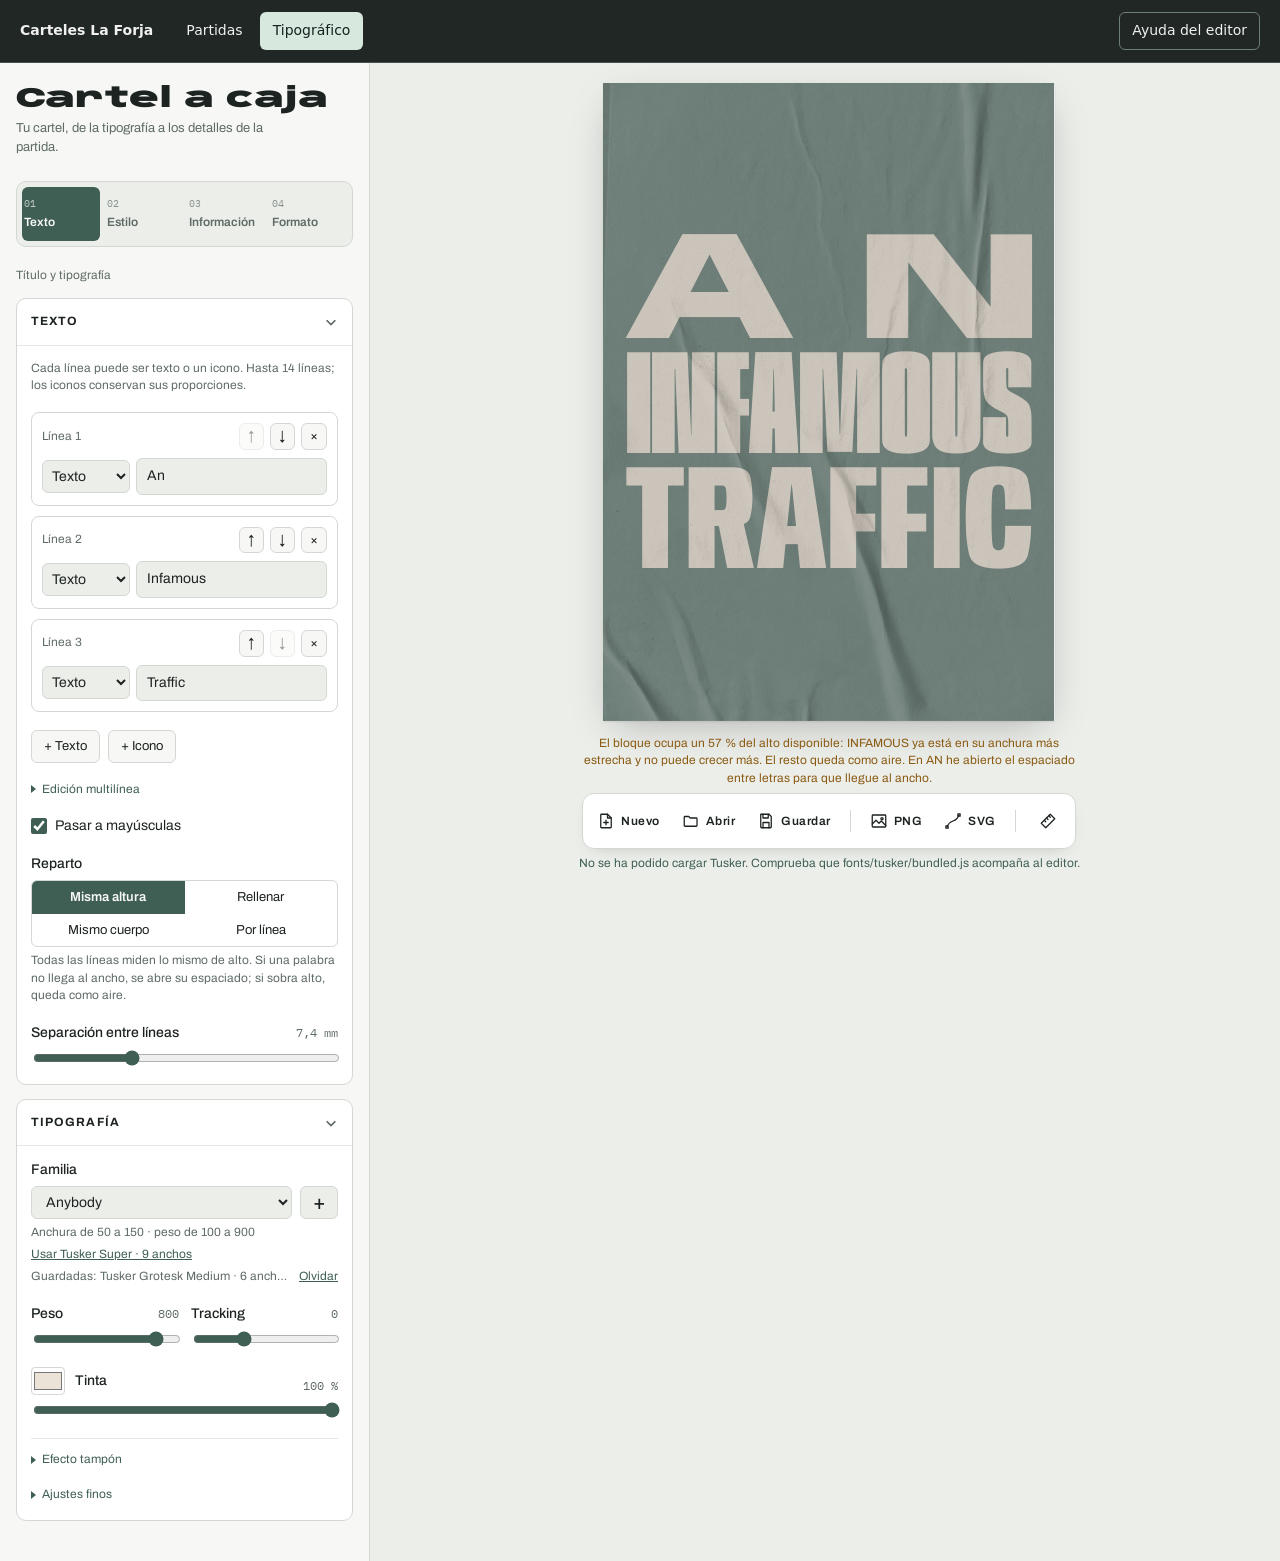
<file: tipografico.html>
<!doctype html>
<html lang="es">
<head>
<meta charset="utf-8">
<meta name="viewport" content="width=device-width, initial-scale=1">
<title>Cartel a caja</title>
<link rel="preconnect" href="https://fonts.googleapis.com">
<link rel="preconnect" href="https://fonts.gstatic.com" crossorigin>
<link rel="stylesheet" href="https://fonts.googleapis.com/css2?family=Anybody:wdth,wght@50..150,100..900&family=Saira:wdth,wght@50..125,100..900&family=Archivo:wdth,wght@62..125,100..900&family=Mona+Sans:wdth,wght@75..125,200..900&family=League+Gothic:wdth@75..100&family=Six+Caps&family=Antonio:wght@100..700&family=Anton&family=Bebas+Neue&family=IBM+Plex+Mono:wght@400;500&display=swap">
<style>
/* Mesa de trabajo: cajas de ajustes a la izquierda, cartel fijo con su barra a la derecha; en móvil, cartel arriba. */
:root{
  --bg:#eceeea; --panel:#f7f8f5; --box:#ffffff; --fg:#1d2321; --muted:#5f6b66; --line:#d3d8d3; --line-soft:#e4e8e3;
  --accent:#3f5f55; --accent-fg:#f7f8f5; --warn:#8a5a12; --warn-bg:#f6ecd8; --danger:#9b3b2a;
  --f-display:"Anybody","Archivo",system-ui,sans-serif;
  --f-body:"Archivo",system-ui,-apple-system,"Segoe UI",sans-serif;
  --f-mono:"IBM Plex Mono",ui-monospace,Menlo,Consolas,monospace;
  --dock:132px;
  color-scheme:light;
}
@media (prefers-color-scheme: dark){:root{
  --bg:#141917; --panel:#1b211f; --box:#202724; --fg:#e4e9e5; --muted:#97a39d; --line:#2f3834; --line-soft:#29312d;
  --accent:#8fb3a6; --accent-fg:#141917; --warn:#e8c27a; --warn-bg:#2e2617; --danger:#e08a78; color-scheme:dark}}
*{box-sizing:border-box}
[hidden]{display:none!important}
html,body{height:100%;margin:0}
body{background:var(--bg);color:var(--fg);font-family:var(--f-body);font-size:14px;line-height:1.45}
.app{display:grid;grid-template-columns:minmax(310px,370px) 1fr;min-height:100%}
.panel{background:var(--panel);border-right:1px solid var(--line);padding:18px 16px 40px;display:flex;flex-direction:column;gap:12px;min-width:0}
.stage{display:flex;flex-direction:column;padding:20px 16px 0 24px;min-width:0;position:sticky;top:0;align-self:start;height:100vh}
h1{font-family:var(--f-display);font-weight:900;font-variation-settings:"wdth" 150,"wght" 900;font-size:28px;line-height:.95;margin:0}
.lede{margin:6px 0 4px;color:var(--muted);max-width:40ch;font-size:13px}

/* cajas */
.box{background:var(--box);border:1px solid var(--line);border-radius:10px;min-width:0}
.box>summary{list-style:none;display:flex;align-items:center;gap:10px;padding:11px 14px;cursor:pointer;user-select:none}
.box>summary::-webkit-details-marker{display:none}
.box>summary .num{font-family:var(--f-mono);font-size:11px;color:var(--muted);width:14px}
.box>summary .ttl{font-size:12px;text-transform:uppercase;letter-spacing:.09em;font-weight:700;flex:1}
.box>summary .chev{width:14px;height:14px;color:var(--muted);transition:transform .15s}
.box[open]>summary .chev{transform:rotate(90deg)}
.box-body{display:flex;flex-direction:column;gap:14px;padding:2px 14px 16px;border-top:1px solid var(--line-soft);padding-top:14px}
.sub{display:flex;flex-direction:column;gap:12px;padding-top:12px;border-top:1px solid var(--line-soft)}
.sub-head{display:flex;align-items:center;justify-content:space-between;gap:8px}
.sub-head h3{margin:0;font-size:11px;text-transform:uppercase;letter-spacing:.09em;color:var(--muted);font-weight:700}
.more>summary{cursor:pointer;font-size:12px;color:var(--accent);list-style:none;display:flex;align-items:center;gap:6px}
.more>summary::-webkit-details-marker{display:none}
.more>summary::before{content:"";width:0;height:0;border-left:5px solid currentColor;border-top:4px solid transparent;border-bottom:4px solid transparent;transition:transform .15s}
.more[open]>summary::before{transform:rotate(90deg)}
.more>div{display:flex;flex-direction:column;gap:12px;margin-top:12px}

/* interruptor */
.switch{position:relative;display:inline-flex;align-items:center;gap:6px;font-size:12px;color:var(--muted);font-weight:500;cursor:pointer}
.switch input{appearance:none;-webkit-appearance:none;width:30px;height:18px;border-radius:9px;background:var(--line);margin:0;cursor:pointer;position:relative;transition:background .15s}
.switch input::after{content:"";position:absolute;top:2px;left:2px;width:14px;height:14px;border-radius:50%;background:var(--box);transition:transform .15s;box-shadow:0 1px 2px rgb(0 0 0/.25)}
.switch input:checked{background:var(--accent)}
.switch input:checked::after{transform:translateX(12px)}

.field{display:flex;flex-direction:column;gap:5px;min-width:0}
.row{display:flex;justify-content:space-between;align-items:baseline;gap:8px}
.two{display:grid;grid-template-columns:1fr 1fr;gap:12px}
label{font-weight:500}
output{font-family:var(--f-mono);font-size:12px;color:var(--muted);font-variant-numeric:tabular-nums}
textarea,select,input[type=text],input[type=number]{font:inherit;color:var(--fg);background:var(--bg);border:1px solid var(--line);border-radius:6px;padding:7px 10px;width:100%;min-width:0}
textarea{font-family:var(--f-mono);font-size:14px;resize:vertical;min-height:92px;line-height:1.5}
input[type=number]{font-family:var(--f-mono)}
input[type=range]{width:100%;accent-color:var(--accent)}
input[type=range]:disabled{opacity:.4}
textarea:focus-visible,select:focus-visible,input:focus-visible,button:focus-visible,summary:focus-visible,.file:focus-within,.iconbtn:focus-within{outline:2px solid var(--accent);outline-offset:2px}
.check{display:flex;gap:8px;align-items:center;font-weight:400}
.check input{accent-color:var(--accent);width:16px;height:16px;margin:0}
.seg{display:grid;grid-template-columns:repeat(3,1fr);border:1px solid var(--line);border-radius:6px;overflow:hidden}
.seg button{font:inherit;font-size:13px;border:0;background:transparent;color:var(--fg);padding:7px 4px;cursor:pointer}
.seg button[aria-pressed="true"]{background:var(--accent);color:var(--accent-fg);font-weight:600}
.hint{font-size:12px;color:var(--muted);margin:0}
.file{display:flex;align-items:center;justify-content:center;gap:8px;border:1px dashed var(--line);border-radius:8px;padding:12px;cursor:pointer;text-align:center;color:var(--fg);background:var(--bg);font-size:13px;min-width:0}
.file:hover,.file.drag{border-color:var(--accent)}
.file input{position:absolute;width:1px;height:1px;opacity:0}
.fontrow{display:flex;gap:8px}
.fontrow select{flex:1}
.addfont{width:38px;flex:none;display:flex;align-items:center;justify-content:center;border:1px solid var(--line);border-radius:6px;background:var(--bg);cursor:pointer;color:var(--fg);font-size:20px;line-height:1;position:relative}
.addfont:hover,.addfont.drag{border-color:var(--accent);color:var(--accent)}
.addfont input{position:absolute;width:1px;height:1px;opacity:0}
.swatches{display:flex;flex-wrap:wrap;gap:8px}
.sw{width:30px;height:30px;border-radius:50%;border:1px solid var(--line);cursor:pointer;padding:0;position:relative;overflow:hidden}
.sw span{position:absolute;inset:0;clip-path:polygon(100% 0,100% 100%,0 100%)}
.colorline{display:flex;align-items:center;gap:10px}
.colorline label{font-weight:500}
input[type=color]{width:34px;height:28px;border:1px solid var(--line);border-radius:4px;padding:0;background:none;cursor:pointer;flex:none}
.seedrow{display:flex;gap:8px}
.seedrow input{flex:1}
.saved{display:flex;justify-content:space-between;align-items:baseline;gap:8px;font-size:12px;color:var(--muted)}
.saved span{min-width:0;overflow:hidden;text-overflow:ellipsis;white-space:nowrap}
.linkbtn{font:inherit;font-size:12px;background:none;border:0;padding:0;color:var(--accent);text-decoration:underline;cursor:pointer;align-self:flex-start}
.sr{position:absolute;width:1px;height:1px;overflow:hidden;clip:rect(0 0 0 0)}
.btn{font:inherit;font-size:13px;border:1px solid var(--line);background:var(--panel);color:var(--fg);border-radius:6px;padding:6px 12px;cursor:pointer}
.btn:hover{border-color:var(--accent)}
.btn.primary{background:var(--accent);color:var(--accent-fg);border-color:var(--accent);font-weight:600}
.content-lines{display:flex;flex-direction:column;gap:10px}
.content-line{display:flex;flex-direction:column;gap:8px;padding:10px;border:1px solid var(--line);border-radius:8px;min-width:0}
.line-heading,.line-actions,.line-content{display:flex;align-items:center;gap:6px;min-width:0}
.line-heading>span{font-size:12px;color:var(--muted);flex:1}
.line-actions .btn{padding:3px 8px}
.line-content select{width:88px;flex:none;padding:7px 5px}
.line-content>input,.line-content>.btn{flex:1;min-width:0}
.line-icon-choice{display:flex;align-items:center;gap:8px;text-align:left}
.line-icon-choice svg{width:28px;height:28px;flex:none;fill:currentColor}
.line-color{display:flex;align-items:center;gap:8px;font-size:12px;flex-wrap:wrap}
.line-add{display:flex;gap:8px;flex-wrap:wrap}
.icon-library{width:min(720px,calc(100% - 24px));max-height:85vh;border:1px solid var(--line);border-radius:12px;background:var(--box);color:var(--fg);padding:0}
.icon-library::backdrop{background:rgb(0 0 0/.45)}
.icon-library-body{padding:18px;display:flex;flex-direction:column;gap:14px;max-height:calc(85vh - 2px)}
.icon-library-body>*{flex-shrink:0}
.icon-library-body>.icon-grid{flex:1 1 auto;min-height:96px}
.icon-library h2{font-size:20px;margin:0}
.icon-library .drawer-head{align-items:flex-start}
.icon-grid{display:grid;grid-template-columns:repeat(auto-fill,minmax(95px,1fr));gap:8px;max-height:43vh;overflow:auto;padding:3px}
.icon-tile{display:flex;flex-direction:column;align-items:center;gap:8px;padding:12px 6px;font-size:12px}
.icon-tile svg{width:48px;height:48px;fill:currentColor;flex:none}
.icon-preview{display:flex;align-items:center;justify-content:center;width:48px;height:48px;flex:none}
.icon-preview:empty::before{content:'';width:28px;height:28px;border-radius:6px;background:var(--line-soft)}
.icon-tile small{font-size:10px;color:var(--muted)}
.icon-pages{display:flex;align-items:center;justify-content:space-between;gap:8px}
.icon-pages span{font-size:12px;color:var(--muted);text-align:center}
.icon-credits{display:flex;flex-direction:column;gap:6px}
.icon-credits textarea{font-size:11px;min-height:72px}
.icon-library a{color:var(--accent)}
.btn:disabled{opacity:.45;cursor:default}
.resrow{display:flex;gap:8px;align-items:center}
.resrow select{flex:1}
.resrow input{width:86px;flex:none}
.slots{display:grid;grid-template-columns:1fr 1fr 1fr;gap:6px}
.slots.corners{grid-template-columns:1fr 1fr}
.slots select{padding:6px 6px;font-size:12px}
.slots .cap{font-size:11px;color:var(--muted);text-transform:uppercase;letter-spacing:.06em}

/* escenario */
.poster-wrap{flex:1;min-height:0;display:flex;justify-content:center;align-items:flex-start;min-width:0}
#poster{display:block;max-width:100%;height:auto;width:min(100%, calc((100vh - var(--dock) - 24px) * var(--ar, .707)));box-shadow:0 1px 2px rgb(0 0 0/.08),0 12px 40px -12px rgb(0 0 0/.28);background:#fff;touch-action:none}
.dock{position:relative;flex:none;display:flex;flex-direction:column;align-items:center;gap:6px;padding:10px 0 14px}
.notice{color:var(--warn);font-size:12px;margin:0;max-width:72ch;text-align:center}
.toast{font-size:12px;color:var(--accent);min-height:1.2em;margin:0;text-align:center}
.toolbar{display:flex;align-items:center;gap:4px;background:var(--box);border:1px solid var(--line);border-radius:12px;padding:5px;box-shadow:0 6px 18px -12px rgb(0 0 0/.35)}
.toolbar .sep{width:1px;height:22px;background:var(--line);margin:0 6px}
.iconbtn{display:inline-flex;align-items:center;gap:6px;border:0;background:transparent;color:var(--fg);border-radius:8px;padding:7px 9px;cursor:pointer;font:inherit;font-size:12px;font-weight:600;letter-spacing:.04em;position:relative}
.iconbtn:hover{background:var(--bg)}
.iconbtn[aria-pressed="true"]{background:var(--bg);color:var(--accent)}
.iconbtn svg{width:18px;height:18px;flex:none}
.iconbtn:disabled{opacity:.5;cursor:wait}
.iconbtn input{position:absolute;width:1px;height:1px;opacity:0}
.confirm{display:flex;align-items:center;gap:10px;flex-wrap:wrap;justify-content:center;background:var(--warn-bg);color:var(--warn);border-radius:8px;padding:8px 12px;font-size:13px}
.confirm .btn.danger{background:var(--danger);border-color:var(--danger);color:#fff}
.drawer{position:absolute;bottom:100%;left:50%;transform:translateX(-50%);width:min(820px,100%);max-height:55vh;overflow:auto;background:var(--box);border:1px solid var(--line);border-radius:12px;padding:14px;box-shadow:0 18px 40px -18px rgb(0 0 0/.45);display:flex;flex-direction:column;gap:10px;margin-bottom:6px}
.drawer-head{display:flex;justify-content:space-between;align-items:center;gap:12px}
.drawer-head h2{font-size:11px;text-transform:uppercase;letter-spacing:.09em;color:var(--muted);margin:0;font-weight:700}
.table-scroll{overflow-x:auto;border:1px solid var(--line);border-radius:8px}
table{border-collapse:collapse;width:100%;font-variant-numeric:tabular-nums}
th,td{text-align:left;padding:7px 12px;border-bottom:1px solid var(--line);white-space:nowrap}
th{font-size:11px;text-transform:uppercase;letter-spacing:.08em;color:var(--muted);font-weight:600}
td{font-family:var(--f-mono);font-size:13px}
td:first-child{font-family:var(--f-body);font-weight:600}
tr:last-child td{border-bottom:0}
#measure{position:absolute;left:-9999px;top:0;width:10px;height:10px;visibility:hidden;overflow:hidden}
#poster [data-evlabel]{cursor:grab}
@media (max-width:760px){
  .app{grid-template-columns:1fr}
  .stage{order:-1;padding:10px 12px 0;height:auto;max-height:62vh;z-index:2;background:var(--bg);border-bottom:1px solid var(--line);box-shadow:0 6px 16px -10px rgb(0 0 0/.35)}
  #poster{width:min(100%, calc((62vh - var(--dock) - 10px) * var(--ar, .707)))}
  .iconbtn span.lbl{display:none}
  .panel{border-right:0;padding-right:12px;padding-left:12px}
}
@media (prefers-reduced-motion:reduce){*{transition:none!important}}
</style>
<link rel="stylesheet" href="editors.css">
</head>
<body data-editor="tipo">
<nav class="editor-nav" aria-label="Editores de carteles">
  <a class="editor-brand" href="index.html">Carteles La Forja</a>
  <div class="editor-modes">
    <a href="index.html">Partidas</a>
    <a href="tipografico.html" aria-current="page">Tipográfico</a>
  </div>
  <a class="editor-help" href="docs/cartel-a-caja.txt" target="_blank" rel="noopener">Ayuda del editor</a>
</nav>

<div class="app">
  <aside class="panel">
    <header>
      <h1>Cartel a caja</h1>
      <p class="lede">Tu cartel, de la tipografía a los detalles de la partida.</p>
    </header>

<div class="workflow-tabs" role="tablist" aria-label="Configurar cartel">
<button type="button" role="tab" id="tab-texto" aria-controls="step-texto" aria-selected="true" tabindex="0" data-step="texto"><span>01</span>Texto</button>
<button type="button" role="tab" id="tab-estilo" aria-controls="step-estilo" aria-selected="false" tabindex="-1" data-step="estilo"><span>02</span>Estilo</button>
<button type="button" role="tab" id="tab-partida" aria-controls="step-partida" aria-selected="false" tabindex="-1" data-step="partida"><span>03</span>Información</button>
<button type="button" role="tab" id="tab-formato" aria-controls="step-formato" aria-selected="false" tabindex="-1" data-step="formato"><span>04</span>Formato</button>
</div>
<section class="workflow-panel" id="step-texto" role="tabpanel" aria-labelledby="tab-texto" tabindex="0"><p class="step-caption">Título y tipografía</p>
<details class="box" open data-box="texto">
      <summary><span class="num">2</span><span class="ttl">Texto</span><svg class="chev" viewBox="0 0 16 16" fill="none" stroke="currentColor" stroke-width="2"><path d="M6 3l5 5-5 5"/></svg></summary>
      <div class="box-body">
        <p class="hint" id="contentHelp">Cada línea puede ser texto o un icono. Hasta 14 líneas; los iconos conservan sus proporciones.</p>
        <div id="contentLines" class="content-lines" aria-label="Líneas del cartel" aria-describedby="contentHelp"></div>
        <div class="line-add">
          <button type="button" class="btn" id="addTextLine">+ Texto</button>
          <button type="button" class="btn" id="addIconLine">+ Icono</button>
        </div>
        <details class="more"><summary>Edición multilínea</summary><div class="field">
          <label for="txt">Una línea por fila · también puedes pegar varias a la vez</label>
          <textarea id="txt" spellcheck="false">An
Infamous
Traffic</textarea>
          <p class="hint">Los iconos se representan como [icon:elephant]. Las filas vacías no se imprimen.</p>
        </div></details>
        <details class="more" id="iconCredits" hidden><summary>Créditos de los iconos utilizados</summary><div class="icon-credits">
          <p class="hint">Acompaña tu cartel con los créditos de los iconos CC BY. Los CC0 no requieren atribución. También se guardan en los metadatos del PNG y del SVG.</p>
          <textarea id="iconCreditsText" readonly aria-label="Créditos para acompañar el cartel"></textarea>
          <button type="button" class="linkbtn" id="downloadIconCredits">Descargar créditos</button>
        </div></details>
        <label class="check"><input type="checkbox" id="upper" checked> Pasar a mayúsculas</label>
        <div class="field">
          <span id="modeLbl" style="font-weight:500">Reparto</span>
          <div class="seg line-modes" role="group" aria-labelledby="modeLbl">
            <button type="button" id="modeEqual" aria-pressed="true">Misma altura</button>
            <button type="button" id="modeFill" aria-pressed="false">Rellenar</button>
            <button type="button" id="modeSame" aria-pressed="false">Mismo cuerpo</button>
            <button type="button" id="modeLines" aria-pressed="false">Por línea</button>
          </div>
          <p class="hint" id="modeHint"></p>
        </div>
        <div id="lineHeightFields" class="game-fields" hidden>
          <div class="field"><label for="lineFit">Ajuste a la caja</label><select id="lineFit"><option value="stretch" selected>Llenar cada caja · estirar las letras</option><option value="natural">Conservar las proporciones de la fuente</option></select><p class="hint" id="lineFitHelp">Las letras se estiran para llenar exactamente el ancho y la altura que asignes a cada línea.</p></div>
          <p class="hint" id="lineHeightHelp">Alturas relativas: una línea al 200 % mide el doble que otra al 100 %. El ancho sigue siendo el de la caja. Los ajustes se aplican por orden de línea.</p>
          <input type="hidden" id="lineHeights" value="[]">
          <div id="lineHeightControls" class="game-fields" aria-describedby="lineHeightHelp"></div>
          <button type="button" class="linkbtn" id="referenceLineHeights">Alturas como la referencia · 7 : 1 : 4</button>
          <button type="button" class="linkbtn" id="resetLineHeights">Igualar todas las alturas</button>
        </div>
        <div class="field" id="sizeField" hidden>
          <div class="row"><label for="size">Cuerpo base</label><output id="sizeOut"></output></div>
          <input type="range" id="size" min="5" max="60" value="22">
        </div>
        <div class="field">
          <div class="row"><label for="gap">Separación entre líneas</label><output id="gapOut"></output></div>
          <input type="range" id="gap" min="0" max="8" step="0.25" value="2.5">
        </div>
      </div>
    </details>
<details class="box" open data-box="tipo">
      <summary><span class="num">3</span><span class="ttl">Tipografía</span><svg class="chev" viewBox="0 0 16 16" fill="none" stroke="currentColor" stroke-width="2"><path d="M6 3l5 5-5 5"/></svg></summary>
      <div class="box-body">
        <div class="field">
          <label for="font">Familia</label>
          <div class="fontrow">
            <select id="font"></select>
            <label class="addfont" id="drop" title="Añadir fuentes (OTF, TTF, WOFF, WOFF2). También puedes arrastrarlas aquí.">+
              <input type="file" id="files" multiple accept=".otf,.ttf,.woff,.woff2" aria-label="Añadir fuentes">
            </label>
          </div>
          <p class="hint" id="fontRange"></p>
          <button type="button" class="linkbtn" id="loadTusker">Usar Tusker Super · 9 anchos</button>
          <div class="saved" id="savedFonts" hidden>
            <span id="savedSum"></span>
            <button type="button" class="linkbtn" id="forgetFonts">Olvidar</button>
          </div>
        </div>
        <div class="two">
          <div class="field">
            <div class="row"><label for="wght">Peso</label><output id="wghtOut"></output></div>
            <input type="range" id="wght">
          </div>
          <div class="field">
            <div class="row"><label for="track">Tracking</label><output id="trackOut"></output></div>
            <input type="range" id="track" min="-60" max="120" value="0">
          </div>
        </div>
        <div class="field">
          <div class="row">
            <span class="colorline"><input type="color" id="fgc" value="#ebe3d8" aria-label="Color de la tinta"><label for="fgc">Tinta</label></span>
            <output id="fgOpOut"></output>
          </div>
          <input type="range" id="fgOp" min="0" max="100" value="100" aria-label="Opacidad de la tinta">
        </div>

        <details class="more effect-options" data-box="stampOptions"><summary>Efecto tampón</summary><div><div class="sub" id="stSub">
          <div class="sub-head"><h3>Tampón</h3><label class="switch"><input type="checkbox" id="stOn" aria-label="Activar el tampón"></label></div>
          <div id="stBody" class="sub" style="border:0;padding:0">
            <p class="hint">El centro de cada letra queda perfecto y el borde se deshace en grano.</p>
            <div class="field">
              <div class="row"><label for="sti">Intensidad</label><output id="stiOut"></output></div>
              <input type="range" id="sti" min="0" max="100" value="70">
            </div>
            <div class="field">
              <div class="row"><label for="stc">Contorno</label><output id="stcOut"></output></div>
              <input type="range" id="stc" min="0" max="100" value="35">
            </div>
            <div class="field">
              <div class="row"><label for="stg">Tamaño del grano</label><output id="stgOut"></output></div>
              <input type="range" id="stg" min="0" max="100" value="20">
            </div>
          </div>
        </div></div></details>

        <details class="more" data-box="finos">
          <summary>Ajustes finos</summary>
          <div>
            <div class="field">
              <div class="row"><label for="comp">Engrosar las líneas anchas</label><output id="compOut"></output></div>
              <input type="range" id="comp" min="0" max="100" value="60">
              <p class="hint">Solo en fuentes variables con eje de anchura y de peso.</p>
            </div>
            <div class="field">
              <div class="row"><label for="deform">Permitir deformar</label><output id="deformOut"></output></div>
              <input type="range" id="deform" min="0" max="30" value="0">
              <p class="hint">Escala horizontal cuando la familia ya no da más de sí. Por encima de un 10 % se nota.</p>
            </div>
            <label class="check"><input type="checkbox" id="optical" checked> Alinear por la tinta, no por la caja de la letra</label>
          </div>
        </details>
      </div>
    </details>
</section>
<section class="workflow-panel" id="step-estilo" role="tabpanel" aria-labelledby="tab-estilo" tabindex="0" hidden><p class="step-caption">Color, papel y efectos</p>
<details class="box" open data-box="papel">
      <summary><span class="num">4</span><span class="ttl">Papel y pegado</span><svg class="chev" viewBox="0 0 16 16" fill="none" stroke="currentColor" stroke-width="2"><path d="M6 3l5 5-5 5"/></svg></summary>
      <div class="box-body">
        <div class="field">
          <span class="hint">Combinaciones de papel y tinta</span>
          <div class="swatches" id="swatches"></div>
          <button type="button" class="btn" id="invertColors" style="align-self:flex-start">Invertir papel y tinta</button>
        </div>
        <div class="row" style="align-items:center">
          <span class="colorline"><input type="color" id="bgc" value="#7e918a" aria-label="Color del papel"><label for="bgc">Papel</label></span>
          <label class="check"><input type="checkbox" id="grain" checked> Grano de papel</label>
        </div>

        <div class="sub">
          <div class="sub-head"><h3>Imagen</h3></div>
          <label class="file" id="bgDrop">
            <input type="file" id="bgFile" accept="image/*">
            <span id="bgLabel">Elige o arrastra una foto o textura</span>
          </label>
          <div class="field" id="bgCtrls" hidden>
            <label for="bgTarget">Aplicar imagen a</label>
            <select id="bgTarget" aria-describedby="bgTargetHelp">
              <option value="background" selected>Fondo</option>
              <option value="letters">Letras</option>
            </select>
            <p class="hint" id="bgTargetHelp">En las letras, la imagen rellena el título y el fondo conserva el color del papel.</p>
            <div class="row"><label for="bgOp">Opacidad</label><output id="bgOpOut"></output></div>
            <input type="range" id="bgOp" min="0" max="100" value="100">
            <div class="row"><label for="bgZoom">Zoom de la imagen</label><output id="bgZoomOut" for="bgZoom">100 %</output></div>
            <input type="range" id="bgZoom" min="10" max="500" step="5" value="100" aria-describedby="bgZoomHelp">
            <p class="hint" id="bgZoomHelp">Por debajo del 100 % se reduce; por encima se amplía y recorta desde el centro. El espacio libre muestra el color del papel.</p>
            <button type="button" class="linkbtn" id="bgZoomReset">Restablecer zoom al 100 %</button>
            <div class="resrow">
              <label for="bgFit" class="sr">Encaje</label>
              <select id="bgFit">
                <option value="slice" selected>Cubrir todo el cartel</option>
                <option value="meet">Mostrar la imagen entera</option>
              </select>
              <button type="button" class="linkbtn" id="bgRemove" style="align-self:center">Quitar</button>
            </div>
          </div>
        </div>

        <details class="more effect-options" data-box="wrinkleOptions"><summary>Arrugas y pegado</summary><div><div class="sub">
          <div class="sub-head"><h3>Pegado</h3><label class="switch"><input type="checkbox" id="wrk" checked aria-label="Activar las arrugas"></label></div>
          <div id="wrkBody" class="sub" style="border:0;padding:0">
            <div class="field">
              <label for="wsource">Arrugas</label>
              <select id="wsource">
                <option value="photo-soft" selected>Pliegues amplios · foto</option>
                <option value="photo-creased">Papel arrugado · foto</option>
                <option value="photo-torn">Papel desgarrado · foto</option>
                <option value="photo-glued-1">Papel pegado 1 · foto</option>
                <option value="photo-glued-2">Papel pegado 2 · foto</option>
                <option value="photo-glued-3">Papel pegado 3 · foto</option>
                <option value="photo-glued-4">Papel pegado 4 · foto</option>
                <option value="photo-glued-5">Papel pegado 5 · foto</option>
                <option value="procedural">Generadas por semilla</option>
              </select>
              <p class="hint" id="wphotoHint">Luces y sombras extraídas de papel real, superpuestas al color y al texto. La foto se recorta para encajar en el cartel.</p>
            </div>
            <div class="field" data-wrk-procedural>
              <label for="wseed">Semilla</label>
              <div class="seedrow">
                <input type="number" id="wseed" min="1" max="999999" step="1" value="1">
                <button type="button" class="btn" id="wnew">Otra</button>
              </div>
            </div>
            <div class="field">
              <div class="row"><label for="wint">Intensidad</label><output id="wintOut"></output></div>
              <input type="range" id="wint" min="0" max="100" value="60">
            </div>
            <div class="field" data-wrk-procedural>
              <div class="row"><label for="wair">Bolsas de aire</label><output id="wairOut"></output></div>
              <input type="range" id="wair" min="0" max="100" step="5" value="65">
              <p class="hint">Zonas abombadas en el interior y bordes levantados del papel.</p>
            </div>
            <div class="two" id="wrinkleDimensions">
              <div class="field" data-wrk-procedural>
                <div class="row"><label for="wwid">Anchura</label><output id="wwidOut"></output></div>
                <input type="range" id="wwid" min="50" max="250" step="5" value="100">
              </div>
              <div class="field">
                <div class="row"><label for="wrel">Relieve</label><output id="wrelOut"></output></div>
                <input type="range" id="wrel" min="25" max="200" step="5" value="100">
              </div>
            </div>
            <details class="more" data-box="pegadoMas" data-wrk-procedural>
              <summary>Más</summary>
              <div>
                <div class="two">
                  <div class="field">
                    <label for="wdir">Dirección</label>
                    <select id="wdir">
                      <option value="auto" selected>Automática</option>
                      <option value="v">Vertical</option>
                      <option value="h">Horizontal</option>
                      <option value="d">Diagonal</option>
                    </select>
                  </div>
                  <div class="field">
                    <label for="wamt">Cantidad</label>
                    <select id="wamt">
                      <option value="few">Pocas</option>
                      <option value="normal" selected>Normal</option>
                      <option value="many">Muchas</option>
                    </select>
                  </div>
                </div>
                <div class="field">
                  <div class="row"><label for="wcrk">Arruguitas finas</label><output id="wcrkOut"></output></div>
                  <input type="range" id="wcrk" min="0" max="200" step="10" value="100">
                </div>
              </div>
            </details>
          </div>
        </div></div></details>
      </div>
    </details>
</section>
<section class="workflow-panel" id="step-partida" role="tabpanel" aria-labelledby="tab-partida" tabindex="0" hidden><p class="step-caption">Añade la información que acompaña al título del cartel.</p>
<details class="box" open data-box="evento">
      <summary><span class="num">5</span><span class="ttl">Información del cartel</span>
        <svg class="chev" viewBox="0 0 16 16" fill="none" stroke="currentColor" stroke-width="2"><path d="M6 3l5 5-5 5"/></svg></summary>
      <div class="box-body">
        <label class="check event-toggle"><input type="checkbox" id="evOn" aria-describedby="eventHelp"> Mostrar información en el cartel</label>
        <p class="hint" id="eventHelp">Activa esta opción para ver los datos. Puedes rellenarlos antes; los campos vacíos no se muestran.</p>
        <button type="button" class="linkbtn" id="fillEventSuggestions">Completar campos vacíos con sugerencias</button>
        <div class="field">
          <label for="evPreset">Disposición</label>
          <select id="evPreset" aria-describedby="eventLayoutHelp">
            <option value="partida" selected>Zona inferior · información de la partida</option>
            <option value="corners">Esquinas</option>
            <option value="label">Etiqueta</option>
            <option value="strip">Franja</option>
            <option value="label_strip">Etiqueta girada y franja</option>
          </select>
        </div>
        <p class="hint" id="eventLayoutHelp">La zona inferior reserva espacio propio para los datos y ajusta el título encima.</p>
        <div class="field" id="evFooterPlacementField"><label for="evFooterPlacement">Posición de la información</label><select id="evFooterPlacement" aria-describedby="evFooterPlacementHelp"><option value="inside" selected>Dentro del cartel</option><option value="annex">Anexo pegado debajo</option></select><p class="hint" id="evFooterPlacementHelp">Dentro del cartel, los datos comparten el formato con el título. El anexo se añade debajo y aumenta la altura de la descarga.</p></div>
        <div class="two">
          <div class="field"><label for="evDate">Fecha</label><input type="text" id="evDate" value="" placeholder="Sábado 14 de noviembre"></div>
          <div class="field"><label for="evHour">Hora</label><input type="text" id="evHour" value="" placeholder="17:00 – 21:00"></div>
        </div>
        <div class="field"><label for="evPlace">Lugar</label><input type="text" id="evPlace" value="" placeholder="La Forja (Mieres)"></div>
        <div class="field"><label for="evFree">Contacto o inscripción</label><input type="text" id="evFree" value="" placeholder="MP para pedir plaza"></div>


        <div id="gameFields" class="game-fields">
          <div class="two">
            <div class="field"><label for="evPlayers">Plazas</label><input type="text" id="evPlayers" placeholder="4 jugadores"></div>
            <div class="field"><label for="evDuration">Duración</label><input type="text" id="evDuration" placeholder="120 minutos"></div>
          </div>
          <div class="field"><label for="evLevel">Nivel o dificultad</label><input type="text" id="evLevel" placeholder="Te enseñamos a jugar"></div>
          <div class="field"><label for="evDescription">Descripción breve</label><textarea id="evDescription" rows="3" placeholder="De qué va la partida, para quién es…"></textarea></div>
          <details class="more" data-box="gameLayout"><summary>Diseño de la zona inferior</summary><div>
            <div class="field"><label for="evFooterSizing">Altura de la zona inferior</label><select id="evFooterSizing"><option value="auto" selected>Automática · según el contenido</option><option value="manual">Manual · reservar un porcentaje</option></select><p class="hint">La altura automática conserva un margen interior y devuelve al título el espacio libre.</p></div>
            <div class="field" id="evFooterHeightField" hidden><div class="row"><label for="evFooterHeight">Espacio reservado</label><output id="evFooterHeightOut"></output></div><input type="range" id="evFooterHeight" min="18" max="42" step="1" value="28"></div>
            <div class="field"><label for="evFooterFont">Tipografía de los detalles</label><select id="evFooterFont"><option value="sans">Sencilla y legible</option><option value="poster">La misma del título</option></select></div>
            <fieldset class="footer-styles"><legend>Estilo de la zona inferior</legend>
              <label><input type="radio" name="footerStyle" value="paper" checked> Mismo papel</label>
              <label><input type="radio" name="footerStyle" value="inverse">Contraste</label>
            </fieldset>
            <input type="hidden" id="evFooterStyle" value="paper">
            <p class="hint">El título se ajusta al espacio restante. Los campos vacíos no aparecen en el cartel.</p>
          </div></details>
        </div>

        <div class="sub">

          <div class="field" id="evCornersBox">
            <span class="hint">Qué va en cada esquina</span>
            <div class="slots corners">
              <select id="evTL" aria-label="Arriba a la izquierda"></select>
              <select id="evTR" aria-label="Arriba a la derecha"></select>
              <select id="evBL" aria-label="Abajo a la izquierda"></select>
              <select id="evBR" aria-label="Abajo a la derecha"></select>
            </div>
          </div>

          <div class="field" id="evStripBox">
            <div class="row"><span class="hint">Franja</span>
              <select id="evStripPos" style="width:auto;padding:4px 8px;font-size:12px" aria-label="Posición de la franja">
                <option value="bottom" selected>Abajo</option><option value="top">Arriba</option>
              </select></div>
            <div class="slots">
              <select id="evSL" aria-label="Franja, izquierda"></select>
              <select id="evSC" aria-label="Franja, centro"></select>
              <select id="evSR" aria-label="Franja, derecha"></select>
            </div>
          </div>

          <div class="field" id="evLabelBox">
            <div class="row"><label for="evLabelContent">Etiqueta</label></div>
            <select id="evLabelContent"></select>
            <div class="two">
              <div class="field">
                <div class="row"><label for="evLabelSize">Tamaño</label><output id="evLabelSizeOut"></output></div>
                <input type="range" id="evLabelSize" min="40" max="250" step="5" value="100">
              </div>
              <div class="field">
                <div class="row"><label for="evLabelRot">Giro</label><output id="evLabelRotOut"></output></div>
                <input type="range" id="evLabelRot" min="-15" max="15" step="0.5" value="0">
              </div>
            </div>
            <input type="hidden" id="evLabelX" value="60"><input type="hidden" id="evLabelY" value="66">
            <p class="hint">Arrástrala sobre el cartel para colocarla.</p>
            <label class="check"><input type="checkbox" id="evLabelAuto" checked> Colores del cartel (papel y tinta)</label>
            <div class="row" id="evLabelColors" hidden style="justify-content:flex-start;gap:16px">
              <span class="colorline"><input type="color" id="evLabelBg" value="#1d1d1d" aria-label="Fondo de la etiqueta"><label for="evLabelBg">Fondo</label></span>
              <span class="colorline"><input type="color" id="evLabelFg" value="#f2efe8" aria-label="Texto de la etiqueta"><label for="evLabelFg">Texto</label></span>
            </div>
          </div>
        </div>

        <div class="sub">
          <div class="field">
            <div class="row"><label for="evSize">Tamaño de los datos</label><output id="evSizeOut"></output></div>
            <input type="range" id="evSize" min="50" max="250" step="5" value="100">
          </div>
          <div class="field" id="evCutBox" hidden>
            <label for="evCut">Corte para los datos</label>
            <select id="evCut"></select>
          </div>
        </div>
      </div>
    </details>
</section>
<section class="workflow-panel" id="step-formato" role="tabpanel" aria-labelledby="tab-formato" tabindex="0" hidden><p class="step-caption">Tamaño y resolución</p>
<details class="box" open data-box="cartel">
      <summary><span class="num">1</span><span class="ttl">Cartel</span><svg class="chev" viewBox="0 0 16 16" fill="none" stroke="currentColor" stroke-width="2"><path d="M6 3l5 5-5 5"/></svg></summary>
      <div class="box-body">
        <div class="field">
          <label for="fmt">Formato</label>
          <select id="fmt">
            <option value="297x420x mm" selected>A3 · 297 × 420 mm</option>
            <option value="420x594x mm">A2 · 420 × 594 mm</option>
            <option value="500x700x mm">50 × 70 cm</option>
            <option value="500x800x mm">50 × 80 cm · cartel vertical</option>
            <option value="1080x1350x px">Instagram 4:5 · 1080 × 1350 px</option>
            <option value="1080x1920x px">Historia 9:16 · 1080 × 1920 px</option>
            <option value="1080x1080x px">Cuadrado · 1080 × 1080 px</option>
          </select>
        </div>
        <div class="field">
          <div class="row"><label for="res">Resolución al descargar</label><output id="resOut"></output></div>
          <div class="resrow">
            <select id="res"></select>
            <input type="number" id="resCustom" min="36" max="1200" step="1" value="200" aria-label="Resolución en ppp" hidden>
          </div>
        </div>
        <div class="field">
          <div class="row"><label for="margin">Margen</label><output id="marginOut"></output></div>
          <input type="range" id="margin" min="0" max="15" step="0.5" value="5">
        </div>
      </div>
    </details>
</section>
  </aside>

  <main class="stage">
    <div class="poster-wrap">
      <svg id="poster" xmlns="http://www.w3.org/2000/svg" role="img" aria-label="Vista previa del cartel"></svg>
    </div>
    <div class="dock">
      <div class="drawer" id="specsDrawer" hidden>
        <div class="drawer-head">
          <h2>Medidas para rehacerlo en Illustrator o InDesign</h2>
          <button class="btn" id="copySpecs" type="button">Copiar medidas</button>
        </div>
        <div class="table-scroll">
          <table>
            <thead><tr><th>Línea</th><th id="sizeHead">Cuerpo</th><th>Anchura / corte</th><th>Peso</th><th>Tracking</th><th>Escala H</th></tr></thead>
            <tbody id="specBody"></tbody>
          </table>
        </div>
        <p class="hint">El tracking va en milésimas de eme, como en Illustrator e InDesign.</p>
      </div>
      <p class="notice" id="notice" role="status" hidden></p>
      <div class="confirm" id="confirmNew" hidden>
        <span>¿Empezar un cartel nuevo? Se perderán los cambios que no hayas guardado.</span>
        <button type="button" class="btn" id="newCancel">Cancelar</button>
        <button type="button" class="btn danger" id="newOk">Empezar</button>
      </div>
      <div class="toolbar" role="toolbar" aria-label="Archivo y exportación">
        <button type="button" class="iconbtn" id="tbNew" title="Nuevo cartel" aria-label="Nuevo cartel">
          <svg viewBox="0 0 24 24" fill="none" stroke="currentColor" stroke-width="1.7" stroke-linecap="round" stroke-linejoin="round"><path d="M14 3H6a1 1 0 0 0-1 1v16a1 1 0 0 0 1 1h12a1 1 0 0 0 1-1V8z"/><path d="M14 3v5h5M12 11v6M9 14h6"/></svg><span class="action-label">Nuevo</span>
        </button>
        <label class="iconbtn" id="tbOpen" title="Abrir un cartel guardado (.json)">
          <svg viewBox="0 0 24 24" fill="none" stroke="currentColor" stroke-width="1.7" stroke-linecap="round" stroke-linejoin="round"><path d="M3 7a1 1 0 0 1 1-1h5l2 2h8a1 1 0 0 1 1 1v9a1 1 0 0 1-1 1H4a1 1 0 0 1-1-1z"/></svg>
          <span class="action-label">Abrir</span>
          <input type="file" id="openFile" accept=".json,application/json" aria-label="Abrir un cartel guardado">
        </label>
        <button type="button" class="iconbtn" id="tbSave" title="Guardar el cartel (.json con fuentes e imagen)" aria-label="Guardar el cartel">
          <svg viewBox="0 0 24 24" fill="none" stroke="currentColor" stroke-width="1.7" stroke-linecap="round" stroke-linejoin="round"><path d="M5 3h11l3 3v14a1 1 0 0 1-1 1H6a1 1 0 0 1-1-1z"/><path d="M8 3v5h7V3M8 21v-7h8v7"/></svg><span class="action-label">Guardar</span>
        </button>
        <span class="sep" aria-hidden="true"></span>
        <button type="button" class="iconbtn" id="dlPng" title="Descargar PNG" aria-label="Descargar PNG">
          <svg viewBox="0 0 24 24" fill="none" stroke="currentColor" stroke-width="1.7" stroke-linecap="round" stroke-linejoin="round"><rect x="3" y="4" width="18" height="16" rx="1"/><path d="M3 16l5-5 4 4 3-3 6 6"/><circle cx="16" cy="9" r="1.5"/></svg><span class="lbl">PNG</span>
        </button>
        <button type="button" class="iconbtn" id="dlSvg" title="Descargar SVG" aria-label="Descargar SVG">
          <svg viewBox="0 0 24 24" fill="none" stroke="currentColor" stroke-width="1.7" stroke-linecap="round" stroke-linejoin="round"><path d="M4 20C8 8 16 16 20 4"/><rect x="2.5" y="18.5" width="3" height="3"/><rect x="18.5" y="2.5" width="3" height="3"/></svg><span class="lbl">SVG</span>
        </button>
        <span class="sep" aria-hidden="true"></span>
        <button type="button" class="iconbtn" id="tbSpecs" title="Medidas" aria-label="Medidas" aria-pressed="false">
          <svg viewBox="0 0 24 24" fill="none" stroke="currentColor" stroke-width="1.7" stroke-linecap="round" stroke-linejoin="round"><path d="M3 15l12-12 6 6-12 12z"/><path d="M7 11l2 2M10 8l2 2M13 5l2 2"/></svg>
        </button>
      </div>
      <p class="toast" id="toast" aria-live="polite"></p>
    </div>
  </main>
</div>

<svg id="measure" xmlns="http://www.w3.org/2000/svg"><text id="mText" x="0" y="100" font-size="100"></text><text id="mLast" x="0" y="100" font-size="100"></text></svg>

<dialog id="iconLibrary" class="icon-library" aria-labelledby="iconLibraryTitle">
  <div class="icon-library-body">
    <div class="drawer-head"><div><h2 id="iconLibraryTitle">Biblioteca de iconos</h2><p class="hint">Iconos vectoriales gratuitos, incluidos para uso sin conexión.</p></div><button type="button" class="btn" id="closeIconLibrary">Cerrar</button></div>
    <div class="two">
      <div class="field"><label for="iconSearch">Buscar iconos</label><input type="text" id="iconSearch" placeholder="Elefante, dragón, barco…" autocomplete="off" aria-describedby="iconSearchHelp"></div>
      <div class="field"><label for="iconCategory">Categoría</label><select id="iconCategory"><option value="">Todas</option></select></div>
    </div>
    <p class="hint" id="iconSearchHelp">Busca por nombre en inglés o palabras en español. Puedes combinar varias palabras.</p>
    <div class="field"><label for="iconAuthor">Autor</label><select id="iconAuthor"><option value="">Todos los autores</option></select></div>
    <p class="hint" id="iconCount" role="status"></p>
    <div id="iconGrid" class="icon-grid" aria-label="Elegir un icono"></div>
    <div class="icon-pages" id="iconPagination"><button type="button" class="btn" id="iconPrev">← Anterior</button><span id="iconPage" aria-live="polite"></span><button type="button" class="btn" id="iconNext">Siguiente →</button></div>
    <p class="hint">De <a href="https://game-icons.net/" target="_blank" rel="noopener">Game-icons.net</a>, por Lorc, Delapouite y otros colaboradores · <a href="https://creativecommons.org/licenses/by/3.0/" target="_blank" rel="noopener">CC BY 3.0</a> o <a href="https://creativecommons.org/publicdomain/zero/1.0/" target="_blank" rel="noopener">CC0</a>, según el autor. Al elegir un icono se preparan sus créditos.</p>
  </div>
</dialog>

<script src="fonts/tusker/bundled.js"></script>
<script src="assets/paper/textures.js"></script>
<script src="assets/icons/library.js"></script>
<script>
// Las fotografías aportan la iluminación observada, sin inventar una geometría 3D.
const PaperWrinkles = (() => {
  const sources = new Map((window.forjaPaperTextures || []).map(texture => [texture.id, texture]));
  const textures = new Map();
  const loading = new Map();
  function load(id) {
    if (textures.has(id)) return Promise.resolve();
    if (loading.has(id)) return loading.get(id);
    const texture = sources.get(id);
    if (!texture) return Promise.reject(new Error('No se ha podido cargar la textura de papel. Comprueba assets/paper/textures.js.'));
    const image = new Image();
    image.src = texture.data;
    const promise = image.decode().then(() => {
      textures.set(id, image);
      // Conserva como máximo dos imágenes decodificadas; los mapas siguen incluidos.
      while (textures.size > 2) textures.delete(textures.keys().next().value);
    }).finally(() => { loading.delete(id); });
    loading.set(id, promise);
    return promise;
  }
  const ready = load('photo-soft');
  // El fallo se informa en la interfaz y al exportar, sin una promesa rechazada sin capturar.
  ready.catch(() => {});
  function render(id, aspect, grid, intensity, contrast) {
    const image = textures.get(id);
    if (!image) return null;
    const canvas = document.createElement('canvas');
    canvas.width = grid;
    canvas.height = Math.max(1, Math.round(grid * aspect));
    const ctx = canvas.getContext('2d');
    const landscape = aspect < 1;
    const sourceW = landscape ? image.naturalHeight : image.naturalWidth;
    const sourceH = landscape ? image.naturalWidth : image.naturalHeight;
    const scale = Math.max(canvas.width / sourceW, canvas.height / sourceH);
    ctx.save();
    ctx.translate(canvas.width / 2, canvas.height / 2);
    if (landscape) ctx.rotate(Math.PI / 2);
    ctx.drawImage(image, -image.naturalWidth * scale / 2, -image.naturalHeight * scale / 2,
      image.naturalWidth * scale, image.naturalHeight * scale);
    ctx.restore();
    const pixels = ctx.getImageData(0, 0, canvas.width, canvas.height);
    const data = pixels.data;
    for (let i = 0; i < data.length; i += 4) {
      const light = (data[i] - 128) / 512;
      const alpha = intensity * (1 - Math.exp(-Math.abs(light) * contrast * 4));
      data[i] = data[i + 1] = data[i + 2] = light < 0 ? 0 : 255;
      data[i + 3] = Math.round(255 * alpha);
    }
    ctx.putImageData(pixels, 0, 0);
    return canvas;
  }
  return { ready, load, render, has: id => textures.has(id) };
})();

// ---------------- arrugas de cartel mal pegado ----------------
// Genera una capa RGBA (blanco para las luces, negro para las sombras) que se pone encima del cartel.
// Todo se calcula en un espacio de 1000 unidades de ancho, así que la misma semilla da el mismo
// resultado en la vista previa y en la exportación a 300 ppp.
const Wrinkles=(function(){
"use strict";
const LIGHT=(()=>{const v=[-0.6,-0.55,0.58];const n=Math.hypot(...v);return v.map(x=>x/n)})();

function rngFrom(seed){
  // mezcla la semilla para que números consecutivos den resultados independientes
  let a=Math.imul((seed>>>0)^0x9E3779B9,0x85EBCA6B); a^=a>>>13; a=Math.imul(a,0xC2B2AE35); a^=a>>>16; a=a||1;
  let spare=null;
  const u=()=>{a|=0;a=a+0x6D2B79F5|0;let t=Math.imul(a^a>>>15,1|a);t=t+Math.imul(t^t>>>7,61|t)^t;return((t^t>>>14)>>>0)/4294967296;};
  for(let i=0;i<4;i++) u();
  return {
    u, uni:(lo,hi)=>lo+(hi-lo)*u(), int:(lo,hi)=>lo+Math.floor(u()*(hi-lo)),
    sign:()=>u()<0.5?-1:1,
    normal:(m,s)=>{ if(spare!==null){const v=spare;spare=null;return m+s*v;}
      let x,y,r; do{x=u()*2-1;y=u()*2-1;r=x*x+y*y;}while(r>=1||r===0);
      const f=Math.sqrt(-2*Math.log(r)/r); spare=y*f; return m+s*x*f; }
  };
}
const smooth=t=>{t=t<0?0:t>1?1:t;return t*t*(3-2*t)};

// ---------- geometría ----------
function geometry(p, aspect) {
  const R = rngFrom(p.seed);
  const w = 1000, h = w * aspect;
  const family = ['channels', 'broad', 'mixed'][R.int(0, 3)];
  let dir = p.dir;
  if (dir === 'auto') dir = R.u() < (family === 'broad' ? 0.35 : 0.6) ? 'v' : R.u() < 0.55 ? 'd' : 'h';
  const angle = { h: 0, v: Math.PI / 2, d: R.sign() * R.uni(0.5, 0.95) }[dir] + R.normal(0, 0.08);
  const dx = Math.cos(angle), dy = Math.sin(angle);
  const across = Math.abs(dy) * w + Math.abs(dx) * h;
  const counts = family === 'channels' ? { few: 2, normal: 3, many: 5 } : { few: 1, normal: 2, many: 3 };
  const count = counts[p.amount] || counts.normal;
  const roots = [], ridges = [], crinkles = [];
  const lane = across * 0.88 / count;
  const clamp = (v, lo, hi) => Math.max(lo, Math.min(hi, v));
  function lineLimits(cx, cy) {
    let lo = -Infinity, hi = Infinity;
    for (const [center, direction, size] of [[cx, dx, w], [cy, dy, h]]) {
      if (Math.abs(direction) < 0.00001) {
        if (center < 0 || center > size) return null;
        continue;
      }
      const a = -center / direction, b = (size - center) / direction;
      lo = Math.max(lo, Math.min(a, b)); hi = Math.min(hi, Math.max(a, b));
    }
    return hi > lo ? [lo, hi] : null;
  }
  function samplePath(points, attributes) {
    const path = { x: [], y: [], wid: [], crease: [], lift: [], round: [], ...attributes };
    for (let j = 0; j < points.length - 1; j++) {
      const a = points[Math.max(0, j - 1)], b = points[j];
      const c = points[j + 1], d = points[Math.min(points.length - 1, j + 2)];
      const steps = Math.max(8, Math.ceil(Math.hypot(c.x - b.x, c.y - b.y) / 5));
      for (let k = 0; k < steps; k++) {
        const t = k / steps, t2 = t * t, t3 = t2 * t;
        const cubic = key => 0.5 * (2 * b[key] + (-a[key] + c[key]) * t
          + (2 * a[key] - 5 * b[key] + 4 * c[key] - d[key]) * t2
          + (-a[key] + 3 * b[key] - 3 * c[key] + d[key]) * t3);
        path.x.push(cubic('x')); path.y.push(cubic('y'));
      }
    }
    path.x.push(points[points.length - 1].x); path.y.push(points[points.length - 1].y);
    return path;
  }
  function measure(path) {
    const lengths = [0];
    for (let i = 1; i < path.x.length; i++) lengths.push(lengths[i - 1] + Math.hypot(path.x[i] - path.x[i - 1], path.y[i] - path.y[i - 1]));
    return lengths.map(v => v / (lengths[lengths.length - 1] || 1));
  }
  function distanceToSegment(x, y, ax, ay, bx, by) {
    const vx = bx - ax, vy = by - ay;
    const t = clamp(((x - ax) * vx + (y - ay) * vy) / (vx * vx + vy * vy || 1), 0, 1);
    return Math.hypot(x - ax - vx * t, y - ay - vy * t);
  }
  // Las ramas se aceptan dentro de una región libre: no hay cruces de cauces independientes.
  function clearBranch(path, parent, join) {
    for (let i = 6; i < path.x.length; i += 4) {
      const x = path.x[i], y = path.y[i];
      if (x < 0 || x > w || y < 0 || y > h) continue;
      const fromJoin = Math.hypot(x - parent.x[join], y - parent.y[join]);
      for (const other of ridges) {
        if (other === parent && fromJoin < 95) continue;
        for (let k = 0; k < other.x.length - 4; k += 4) {
          if (other === parent && Math.abs(k - join) < 18) continue;
          const distance = distanceToSegment(x, y, other.x[k], other.y[k], other.x[k + 4], other.y[k + 4]);
          const clearance = other.root === parent.root ? 13 : 34;
          if (distance < clearance) return false;
        }
      }
    }
    return true;
  }
  for (let i = 0; i < count; i++) {
    const broad = family === 'broad' || (family === 'mixed' && R.u() < 0.55);
    const offset = ((i + R.uni(0.3, 0.7)) / count - 0.5) * across * 0.88;
    const cx = w / 2 - dy * offset, cy = h / 2 + dx * offset;
    const limits = lineLimits(cx, cy);
    if (!limits) continue;
    const sign = R.sign(), entry = sign > 0 ? limits[0] : limits[1];
    const available = limits[1] - limits[0];
    const edgeRoot = broad || i === 0 || R.u() < 0.55;
    const openEnd = broad ? R.u() < 0.8 : i === 0 && R.u() < 0.55;
    const start = edgeRoot ? -32 : available * R.uni(0.12, 0.26);
    const end = openEnd ? available + 32 : available * R.uni(0.65, 0.94);
    const points = [], knots = R.int(5, 8);
    const drift = R.uni(-0.12, 0.12) * lane;
    const phase = R.uni(0, Math.PI * 2), turnAt = R.uni(0.3, 0.7), turn = R.uni(-0.24, 0.24) * lane;
    for (let k = 0; k <= knots; k++) {
      const t = k / knots, along = entry + sign * (start + (end - start) * t);
      const bend = drift * Math.sin(t * Math.PI * 1.4 + phase)
        + turn * smooth((t - turnAt) / 0.15) + R.normal(0, lane * 0.025);
      points.push({ x: cx + dx * along - dy * bend, y: cy + dy * along + dx * bend });
    }
    const side = R.sign();
    const main = samplePath(points, { id: ridges.length, root: roots.length, parent: null, side,
      broad, edgeRoot, openEnd, slack: R.uni(0.65, 1.05), rootWidth: broad ? R.uni(75, 125) : R.uni(38, 70) });
    const progress = measure(main), phase2 = R.uni(0, 6.28);
    const neckAt = R.uni(0.35, 0.65), neckSpan = R.uni(0.045, 0.09);
    const baseWidth = broad ? R.uni(45, 80) : R.uni(15, 28);
    for (let k = 0; k < progress.length; k++) {
      const t = progress[k];
      const startGate = edgeRoot ? 1 : smooth(t / 0.12);
      const endGate = openEnd ? 1 : smooth((1 - t) / 0.22);
      const rootLobe = Math.max(Math.exp(-Math.pow((t - (edgeRoot ? 0.015 : 0.17)) / (broad ? 0.27 : 0.17), 2)),
        openEnd ? 0.65 * Math.exp(-Math.pow((t - 1) / 0.2, 2)) : 0);
      const neck = 1 - 0.55 * Math.exp(-Math.pow((t - neckAt) / neckSpan, 2));
      const tension = 0.85 + 0.15 * Math.sin(t * 10 + phase2);
      const width = (baseWidth * tension * neck + main.rootWidth * rootLobe) * startGate * endGate;
      main.wid.push(width);
      main.crease.push(baseWidth * tension * neck * startGate * endGate);
      main.lift.push(startGate * endGate);
      main.round.push(rootLobe * 0.8 + (broad ? 0.15 : 0));
    }
    roots.push({ path: main.id, kind: edgeRoot ? 'edge' : 'interior', broad });
    ridges.push(main);
    // Una rama hereda posición, tangente, anchura y holgura de su cauce padre.
    const branches = broad ? (p.amount === 'few' ? 1 : 2) : p.amount === 'many' ? 2 : 1;
    for (let j = 0; j < branches; j++) {
      for (let attempt = 0; attempt < 8; attempt++) {
        const k = Math.floor(main.x.length * R.uni(0.3, 0.7));
        if (main.x[k] < 40 || main.x[k] > w - 40 || main.y[k] < 40 || main.y[k] > h - 40 || main.lift[k] < 0.6) continue;
        const heading = Math.atan2(main.y[k + 1] - main.y[k - 1], main.x[k + 1] - main.x[k - 1]);
        const toEdge = broad && R.u() < 0.75;
        const branchSide = R.sign();
        const turn = branchSide * R.uni(toEdge ? 0.75 : 0.35, toEdge ? 1.35 : 0.7);
        let reach = Math.min(R.uni(180, 370), available * 0.4);
        if (toEdge) {
          const ex = Math.cos(heading + turn), ey = Math.sin(heading + turn);
          const distances = [];
          if (ex > 0.001) distances.push((w - main.x[k]) / ex);
          if (ex < -0.001) distances.push(-main.x[k] / ex);
          if (ey > 0.001) distances.push((h - main.y[k]) / ey);
          if (ey < -0.001) distances.push(-main.y[k] / ey);
          reach = Math.min(...distances) + 60;
        }
        const points = [];
        for (let n = 0; n <= 6; n++) {
          const t = n / 6, theta = heading + turn * smooth(t / 0.55);
          points.push({ x: main.x[k] + Math.cos(theta) * reach * t,
            y: main.y[k] + Math.sin(theta) * reach * t });
        }
        const branch = samplePath(points, { id: ridges.length, root: main.root, parent: main.id,
          join: k, side, broad: toEdge, edgeRoot: false, openEnd: toEdge, slack: main.slack, rootWidth: 0 });
        if (!clearBranch(branch, main, k)) continue;
        for (const t of measure(branch)) {
          const gate = toEdge ? 1 : smooth((1 - t) / 0.55);
          const volume = (1 - 0.45 * smooth(t / 0.3)) + (toEdge ? 0.85 * smooth((t - 0.4) / 0.6) : 0);
          branch.wid.push(main.wid[k] * volume * gate);
          branch.crease.push(main.crease[k] * (1 - 0.4 * smooth(t / 0.3)) * gate);
          branch.lift.push(main.lift[k] * gate);
          branch.round.push(main.round[k] * (1 - t));
        }
        ridges.push(branch);
        break;
      }
    }
  }
  const fineCount = Math.round(({ few: 4, normal: 8, many: 16 }[p.amount] || 8) * p.crinkles);
  for (let i = 0; i < fineCount && ridges.length; i++) {
    const parent = ridges[R.int(0, ridges.length)];
    const k = R.int(Math.floor(parent.x.length * 0.2), Math.floor(parent.x.length * 0.75));
    if (parent.x[k] < 20 || parent.x[k] > w - 20 || parent.y[k] < 20 || parent.y[k] > h - 20 || parent.lift[k] < 0.5) continue;
    const angle = Math.atan2(parent.y[k + 1] - parent.y[k - 1], parent.x[k + 1] - parent.x[k - 1]);
    const reach = R.uni(30, 90), turn = R.sign() * R.uni(0.4, 0.7);
    const points = [0, 0.2, 0.6, 1].map(t => ({ x: parent.x[k] + Math.cos(angle + turn * t) * reach * t,
      y: parent.y[k] + Math.sin(angle + turn * t) * reach * t }));
    const path = samplePath(points, { id: ridges.length + i, root: parent.root, parent: parent.id,
      side: parent.side, broad: false, edgeRoot: false, openEnd: false, slack: parent.slack * 0.35, rootWidth: 0 });
    if (!clearBranch(path, parent, k)) continue;
    for (const t of measure(path)) {
      path.wid.push(Math.min(parent.wid[k], 9) * Math.pow(1 - t, 1.2));
      path.crease.push(path.wid[path.wid.length - 1]);
      path.lift.push(Math.pow(1 - t, 1.5) * parent.lift[k]);
      path.round.push(0);
    }
    crinkles.push(path);
  }
  const cell = 12, lw = Math.ceil(w / cell) + 1, lh = Math.ceil(h / cell) + 1;
  const low = new Float32Array(lw * lh);
  for (let i = 0; i < low.length; i++) low[i] = R.normal(0, 1);
  blur(low, lw, lh, 1.4);
  return { ridges, crinkles, roots, family, low: { data: low, lw, lh, cell }, aspect, dir };
}

// ---------- desenfoque gaussiano (tres pasadas de caja) ----------
function boxSizes(sigma,n){
  const wI=Math.sqrt(12*sigma*sigma/n+1); let wl=Math.floor(wI); if(wl%2===0) wl--; const wu=wl+2;
  const m=Math.round((12*sigma*sigma-n*wl*wl-4*n*wl-3*n)/(-4*wl-4));
  return Array.from({length:n},(_,i)=>i<m?wl:wu);
}
function boxH(src,dst,w,h,r){
  const iarr=1/(r+r+1);
  for(let y=0;y<h;y++){
    const row=y*w; let acc=0;
    for(let k=-r-1;k<r;k++) acc+=src[row+Math.min(w-1,Math.max(0,k))];
    for(let x=0;x<w;x++){
      acc+=src[row+Math.min(w-1,x+r)]-src[row+Math.max(0,x-r-1)];
      dst[row+x]=acc*iarr;
    }
  }
}
function boxV(src,dst,w,h,r){
  const iarr=1/(r+r+1);
  for(let x=0;x<w;x++){
    let acc=0;
    for(let k=-r-1;k<r;k++) acc+=src[Math.min(h-1,Math.max(0,k))*w+x];
    for(let y=0;y<h;y++){
      acc+=src[Math.min(h-1,y+r)*w+x]-src[Math.max(0,y-r-1)*w+x];
      dst[y*w+x]=acc*iarr;
    }
  }
}
function blur(a,w,h,sigma){
  if(sigma<0.15) return a;
  const tmp=new Float32Array(a.length);
  if (sigma < 1.5) {
    const radius = Math.ceil(sigma * 3), kernel = [];
    let total = 0;
    for (let k = -radius; k <= radius; k++) {
      const weight = Math.exp(-k * k / (2 * sigma * sigma));
      kernel.push(weight); total += weight;
    }
    for (let y = 0; y < h; y++) for (let x = 0; x < w; x++) {
      let value = 0;
      for (let k = -radius; k <= radius; k++) value += a[y * w + Math.max(0, Math.min(w - 1, x + k))] * kernel[k + radius];
      tmp[y * w + x] = value / total;
    }
    for (let y = 0; y < h; y++) for (let x = 0; x < w; x++) {
      let value = 0;
      for (let k = -radius; k <= radius; k++) value += tmp[Math.max(0, Math.min(h - 1, y + k)) * w + x] * kernel[k + radius];
      a[y * w + x] = value / total;
    }
    return a;
  }
  for(const s of boxSizes(sigma,3)){ const r=(s-1)>>1; if(r<1) continue; boxH(a,tmp,w,h,r); boxV(tmp,a,w,h,r); }
  return a;
}

// ---------- rasterizado ----------
function makeCtx(gw,gh){
  const c=document.createElement("canvas"); c.width=gw; c.height=gh;
  const ctx=c.getContext("2d",{willReadFrequently:true}); ctx.lineCap="round"; return ctx;
}
// Campo de alturas en unidades del papel, independiente de la resolución.
function render(geo, p, gw) {
  const gh = Math.max(2, Math.round(gw * geo.aspect));
  const s = gw / 1000;
  const ctx = makeCtx(gw, gh);
  if (p.intensity <= 0) return ctx.canvas;
  const heights = new Float32Array(gw * gh);
  const bounds = (x0, y0, x1, y1) => [
    Math.max(0, Math.floor(x0 * s)), Math.max(0, Math.floor(y0 * s)),
    Math.min(gw - 1, Math.ceil(x1 * s)), Math.min(gh - 1, Math.ceil(y1 * s))
  ];
  // Cada cauce incluye su bolsa de origen. No se añaden domos ni labios independientes.
  const nearest = new Float32Array(gw * gh);
  const ridge = new Float32Array(gw * gh);
  const exits = [[], [], [], []];
  const paperH = 1000 * geo.aspect;
  function addRidge(path) {
    nearest.fill(Infinity);
    ridge.fill(0);
    const normals = path.x.map((_, k) => {
      const before = Math.max(0, k - 1), after = Math.min(path.x.length - 1, k + 1);
      const dx = path.x[after] - path.x[before], dy = path.y[after] - path.y[before];
      const length = Math.hypot(dx, dy) || 1;
      return { x: -dy / length, y: dx / length };
    });
    const step = 3;
    const openWidths = path.wid.map((v, k) => (path.crease[k] + (v - path.crease[k]) * p.air) * p.width);
    // La salida tiene una boca más estrecha; el volumen queda contenido por el adhesivo.
    const widths = openWidths.map((v, k) => {
      const distance = Math.max(0, Math.min(path.x[k], 1000 - path.x[k], path.y[k], paperH - path.y[k]));
      return v * (0.72 + 0.28 * smooth(distance / (100 * p.width)));
    });
    for (let k = 0; k < path.x.length - 1; k++) {
      const ax = path.x[k], ay = path.y[k], bx = path.x[k + 1], by = path.y[k + 1];
      for (let edge = 0; edge < 4; edge++) {
        const horizontal = edge % 2 === 0;
        const boundary = edge === 1 ? 1000 : edge === 2 ? paperH : 0;
        const a = horizontal ? ay : ax, b = horizontal ? by : bx;
        if (a === b || (a < boundary) === (b < boundary)) continue;
        const t = (boundary - a) / (b - a);
        const along = horizontal ? ax + (bx - ax) * t : ay + (by - ay) * t;
        if (along < 0 || along > (horizontal ? 1000 : paperH)) continue;
        const width = (openWidths[k] + (openWidths[k + 1] - openWidths[k]) * t) * 1.3;
        if (!exits[edge].some(exit => Math.abs(exit.along - along) < 2)) exits[edge].push({ along, width });
      }
    }
    const radius = Math.max(...widths) * 1.3;
    for (let k = 0; k < path.x.length - 1; k += step) {
      const end = Math.min(path.x.length - 1, k + step);
      const ax = path.x[k], ay = path.y[k], bx = path.x[end], by = path.y[end];
      const dx = bx - ax, dy = by - ay, len2 = dx * dx + dy * dy;
      if (len2 < 0.00001) continue;
      const [x0, y0, x1, y1] = bounds(Math.min(ax, bx) - radius, Math.min(ay, by) - radius,
        Math.max(ax, bx) + radius, Math.max(ay, by) + radius);
      for (let y = y0; y <= y1; y++) for (let x = x0; x <= x1; x++) {
        const px = x / s - ax, py = y / s - ay;
        const t = Math.max(0, Math.min(1, (px * dx + py * dy) / len2));
        const qx = px - t * dx, qy = py - t * dy;
        const distance2 = qx * qx + qy * qy, i = y * gw + x;
        if (distance2 >= nearest[i]) continue;
        nearest[i] = distance2;
        const width = widths[k] + (widths[end] - widths[k]) * t;
        const round = (path.round[k] + (path.round[end] - path.round[k]) * t) * p.air;
        const nx = normals[k].x + (normals[end].x - normals[k].x) * t;
        const ny = normals[k].y + (normals[end].y - normals[k].y) * t;
        const side = (qx * nx + qy * ny) * path.side;
        const side2 = side * side / Math.max(0.00001, nx * nx + ny * ny);
        const shortFace = width * (0.32 + 0.4 * round);
        const face = side < 0 ? shortFace : width * 1.3;
        const cap = (shortFace + width) * 0.5;
        const tangent2 = Math.max(0, distance2 - side2);
        const q2 = side2 / Math.max(0.01, face * face) + tangent2 / Math.max(0.01, cap * cap);
        if (q2 >= 1) { ridge[i] = 0; continue; }
        const q = Math.sqrt(q2);
        // Contacto plano en los dos márgenes; la bolsa redondea la misma sección del cauce.
        const sharp = (1 - q) * (1 - q) * (1 + 2 * q);
        const rounded = 0.5 + 0.5 * Math.cos(Math.PI * q);
        const profile = sharp + (rounded - sharp) * round * 0.45;
        const lift = path.lift[k] + (path.lift[end] - path.lift[k]) * t;
        // La anchura y la altura comparten la holgura: H² es proporcional a W.
        const height = Math.sqrt(Math.max(0, width)) * path.slack * (1.1 + 0.9 * p.air) * lift;
        ridge[i] = height * profile;
      }
    }
    for (let i = 0; i < heights.length; i++) {
      const a = heights[i], b = ridge[i];
      const hi = Math.max(a, b), lo = Math.min(a, b);
      // Unión C1 de las ramas: no se duplica la altura ni se dibuja una costura en la horquilla.
      heights[i] = hi > 0 ? hi * (1 + 0.1 * Math.pow(lo / hi, 5.5)) : 0;
    }
  }
  geo.ridges.forEach(addRidge);
  geo.crinkles.forEach(addRidge);
  // Lenguas de adhesivo entre bocas vecinas: impiden una bolsa abierta de borde a borde.
  // Se deducen de las salidas reales, no de manchas de altura independientes.
  for (let edge = 0; edge < exits.length; edge++) {
    const mouths = exits[edge].sort((a, b) => a.along - b.along);
    for (let k = 1; k < mouths.length; k++) {
      const a = mouths[k - 1], b = mouths[k], gap = b.along - a.along;
      const span = a.width + b.width;
      if (gap < 5 || span < gap * 0.8) continue;
      const center = (a.along + b.along) / 2;
      const halfWidth = Math.min(gap * 0.28, 70 * p.width);
      const depth = Math.min(90 * p.width, gap * 0.8);
      const skew = (a.width - b.width) * 0.12;
      const horizontal = edge % 2 === 0;
      const [x0, y0, x1, y1] = horizontal
        ? bounds(center - halfWidth - Math.abs(skew), edge === 0 ? 0 : paperH - depth,
          center + halfWidth + Math.abs(skew), edge === 0 ? depth : paperH)
        : bounds(edge === 3 ? 0 : 1000 - depth, center - halfWidth - Math.abs(skew),
          edge === 3 ? depth : 1000, center + halfWidth + Math.abs(skew));
      for (let y = y0; y <= y1; y++) for (let x = x0; x <= x1; x++) {
        const inward = edge === 0 ? y / s : edge === 1 ? 1000 - x / s : edge === 2 ? paperH - y / s : x / s;
        const t = inward / depth;
        if (t < 0 || t >= 1) continue;
        const reach = halfWidth * (1 - 0.75 * smooth(t)) * smooth((1 - t) / 0.22);
        const along = (horizontal ? x : y) / s - center - skew * t;
        const u = Math.abs(along) / Math.max(0.01, reach);
        if (u < 1) heights[y * gw + x] *= smooth((u - 0.35) / 0.65);
      }
    }
  }
  const low = geo.low;
  for (let y = 0; y < gh; y++) {
    const fy = Math.min(low.lh - 1.001, y / s / low.cell), y0 = Math.floor(fy), ty = smooth(fy - y0);
    for (let x = 0; x < gw; x++) {
      const fx = Math.min(low.lw - 1.001, x / s / low.cell), x0 = Math.floor(fx), tx = smooth(fx - x0);
      const i = y0 * low.lw + x0;
      const value = (low.data[i] * (1 - tx) + low.data[i + 1] * tx) * (1 - ty)
        + (low.data[i + low.lw] * (1 - tx) + low.data[i + low.lw + 1] * tx) * ty;
      const j = y * gw + x;
      heights[j] += 0.05 * p.crinkles * value;
    }
  }
  blur(heights, gw, gh, 1.1 * s);
  const img = ctx.createImageData(gw, gh), pixels = img.data;
  // Un píxel abarca 1/s unidades del papel: la pendiente física multiplica por s.
  const relief = p.relief * s;
  const horizontalLight = Math.hypot(LIGHT[0], LIGHT[1]);
  const shadowSamples = [3, 7, 15, 30].map(distance => ({
    dx: Math.round(LIGHT[0] / horizontalLight * distance * s),
    dy: Math.round(LIGHT[1] / horizontalLight * distance * s), distance
  }));
  for (let y = 0; y < gh; y++) for (let x = 0; x < gw; x++) {
    const i = y * gw + x;
    const gx = (heights[y * gw + Math.min(gw - 1, x + 1)] - heights[y * gw + Math.max(0, x - 1)]) / (x === 0 || x === gw - 1 ? 1 : 2);
    const gy = (heights[Math.min(gh - 1, y + 1) * gw + x] - heights[Math.max(0, y - 1) * gw + x]) / (y === 0 || y === gh - 1 ? 1 : 2);
    const nx = -gx * relief, ny = -gy * relief;
    const diffuse = (nx * LIGHT[0] + ny * LIGHT[1] + LIGHT[2]) / Math.sqrt(nx * nx + ny * ny + 1);
    let occlusion = 0;
    for (const sample of shadowSamples) {
      const sx = x + sample.dx, sy = y + sample.dy;
      if (sx < 0 || sx >= gw || sy < 0 || sy >= gh) continue;
      const obstruction = (heights[sy * gw + sx] - heights[i]) * p.relief - sample.distance * 0.65;
      occlusion += smooth(obstruction / 4) * 0.25;
    }
    const light = (diffuse - LIGHT[2] - occlusion * 0.24) * p.intensity;
    const j = i * 4, color = light < 0 ? 0 : 255;
    pixels[j] = pixels[j + 1] = pixels[j + 2] = color;
    // Luz difusa mate, visible tanto en la tinta oscura como en el papel claro.
    pixels[j + 3] = Math.round(255 * (light < 0 ? 0.46 : 0.65) * Math.tanh(Math.abs(light) * (light < 0 ? 2.2 : 3.5)));
  }
  ctx.putImageData(img, 0, 0);
  return ctx.canvas;
}

return {geometry,render};
})();

</script>
<script>
(function(){
"use strict";
// ---------------- datos ----------------
const FONTS = [
  {name:"Anybody", family:"Anybody", w:[50,150], g:[100,900], def:800, gq:"Anybody:wdth,wght@50..150,100..900"},
  {name:"Saira", family:"Saira", w:[50,125], g:[100,900], def:800, gq:"Saira:wdth,wght@50..125,100..900"},
  {name:"Archivo", family:"Archivo", w:[62,125], g:[100,900], def:800, gq:"Archivo:wdth,wght@62..125,100..900"},
  {name:"Mona Sans", family:"Mona Sans", w:[75,125], g:[200,900], def:800, gq:"Mona+Sans:wdth,wght@75..125,200..900"},
  {name:"League Gothic", family:"League Gothic", w:[75,100], g:null, fixedG:400, gq:"League+Gothic:wdth@75..100"},
  {name:"Six Caps", family:"Six Caps", w:null, g:null, fixedG:400, gq:"Six+Caps"},
  {name:"Antonio", family:"Antonio", w:null, g:[100,700], def:700, gq:"Antonio:wght@100..700"},
  {name:"Anton", family:"Anton", w:null, g:null, fixedG:400, gq:"Anton"},
  {name:"Bebas Neue", family:"Bebas Neue", w:null, g:null, fixedG:400, gq:"Bebas+Neue"},
];
const PALETTES = [
  ['#7e918a', '#ebe3d8', 'Salvia / marfil'],
  ['#1c1f1e', '#f2efe8', 'Carbón / crema'],
  ['#c8432f', '#f4e9dc', 'Teja / crema'],
  ['#e9d24a', '#1b1b1b', 'Amarillo / negro'],
  ['#24345c', '#e9b8a0', 'Marino / melocotón'],
  ['#794c61', '#d2ad43', 'Malva / mostaza · OATH'],
  ['#1739b5', '#ffd07a', 'Cobalto / mandarina'],
  ['#bde8d0', '#382278', 'Menta / índigo'],
  ['#ffc08a', '#064f4a', 'Albaricoque / petróleo'],
  ['#f4b8ce', '#7b173e', 'Rosa / frambuesa'],
  ['#49332c', '#9ddfea', 'Cacao / celeste'],
  ['#662222', '#f5daa7', 'Burdeos / mantequilla'],
  ['#4c2773', '#d5ed84', 'Violeta / lima'],
  ['#174b52', '#ffa08b', 'Petróleo / coral'],
  ['#424874', '#dcd6f7', 'Azul pizarra / lavanda'],
  ['#424b25', '#f2c4d0', 'Oliva / rosa empolvado']
];
const STRETCH_KW = [[50,"ultra-condensed"],[62.5,"extra-condensed"],[75,"condensed"],[87.5,"semi-condensed"],[100,"normal"],[112.5,"semi-expanded"],[125,"expanded"],[150,"extra-expanded"],[200,"ultra-expanded"]];
const SAMPLES = 25;
// resolución de descarga: ppp en formatos de imprenta, multiplicador en formatos de pantalla
function fillRes(){
  const unit=parseFmt($("fmt").value)[2], sel=$("res"), cur=sel.value;
  const opts=unit==="mm"?[["300","300 ppp · imprenta"],["150","150 ppp · borrador"],["96","96 ppp · pantalla"],["custom","Otro valor…"]]
                        :[["1","1× · tamaño del formato"],["2","2× · doble"]];
  sel.textContent="";
  for(const [v,t] of opts){ const o=document.createElement("option"); o.value=v; o.textContent=t; sel.appendChild(o); }
  sel.value=opts.some(o=>o[0]===cur)?cur:opts[0][0];
  sel.dataset.unit=unit;
}
function exportSize(L){
  if(L.unit==="mm"){
    const ppi=$("res").value==="custom"?Math.max(36,Math.min(1200,+$("resCustom").value||200)):(+$("res").value||300);
    return {w:Math.round(L.W/25.4*ppi),h:Math.round(L.H/25.4*ppi),ppi};
  }
  const k=+$("res").value||1; return {w:Math.round(L.W*k),h:Math.round(L.H*k),ppi:null};
}
const $ = id => document.getElementById(id);
const NS = "http://www.w3.org/2000/svg";

// Los iconos viven en txt como una fila [icon:id] o [icon:id:#rrggbb].
// Así se conservan las claves de almacenamiento y el formato JSON de los proyectos.
const iconLibrary = (window.forjaIcons || []).map(icon => {
  const author = window.forjaIconAuthors?.[icon.authorId];
  return {
    ...icon,
    author: author?.name || icon.author,
    authorUrl: author?.url || icon.authorUrl,
    license: author?.license || icon.license || 'CC BY 3.0',
    licenseUrl: author?.licenseUrl || icon.licenseUrl || 'https://creativecommons.org/licenses/by/3.0/',
    source: icon.source || (icon.authorId === 'badges'
      ? 'https://github.com/game-icons/icons/blob/' + window.forjaIconCatalog.revision + '/' + icon.sourcePath + '.svg'
      : 'https://game-icons.net/1x1/' + icon.sourcePath + '.html')
  };
});
const iconsById = new Map(iconLibrary.map(icon => [icon.id, icon]));
const iconSearchIndex = new Map(iconLibrary.map(icon => [icon.id,
  searchKey([icon.id, icon.name, icon.category, icon.tags, icon.author].join(' '))]));
const iconChunkLoads = new Map();
const iconChunkFailures = new Set();
const iconPosterLoads = new Set();
const iconChunkMembers = new Map();
iconLibrary.forEach(icon => {
  if (!icon.chunk) return;
  if (!iconChunkMembers.has(icon.chunk)) iconChunkMembers.set(icon.chunk, []);
  iconChunkMembers.get(icon.chunk).push(icon);
});
const ICON_PAGE_SIZE = 96;
let iconPage = 0;
let iconPreviewObserver = null;
const iconBounds = new Map();
let contentLinesKey = null;
let iconTarget = null;
function parseContentLine(text) {
  const match = /^\[icon:([a-z0-9-]+)(?::(#[a-f0-9]{6}))?\]$/i.exec(text.trim());
  if (!match) return { text, icon: null };
  const id = match[1].toLowerCase();
  return { text, icon: iconsById.get(id) || null, iconId: id, color: match[2] || null };
}
function iconToken(icon, color) {
  return '[icon:' + icon.id + (color ? ':' + color : '') + ']';
}
function editorLines() {
  return $('txt').value.replace(/\r/g, '').split('\n');
}
function editorHeights() {
  const heights = readLineHeights();
  let index = 0;
  return editorLines().map(text => text.trim() ? (heights[index++] ?? 100) : 100);
}
function iconSvg(icon) {
  const svg = el('svg', { viewBox: icon.viewBox, 'aria-hidden': 'true', focusable: 'false' });
  const paths = icon.paths || [{ d: 'M192 192h128v128H192z', opacity: '0.2' }];
  if (!icon.paths) svg.setAttribute('data-icon-preview', icon.id);
  paths.forEach(path => svg.appendChild(el('path', path)));
  return svg;
}
function loadIconPaths(icon, retry = false) {
  if (icon.paths) return Promise.resolve();
  const chunk = icon.chunk;
  if (!chunk || (iconChunkFailures.has(chunk) && !retry)) return Promise.reject(new Error('No se ha podido cargar el icono «' + icon.name + '».'));
  if (!iconChunkLoads.has(chunk)) {
    iconChunkFailures.delete(chunk);
    const promise = new Promise((resolve, reject) => {
      const script = document.createElement('script');
      const fail = () => {
        clearTimeout(timeout); script.remove(); iconChunkLoads.delete(chunk); iconChunkFailures.add(chunk);
        reject(new Error('No se han podido cargar los iconos. Comprueba que assets/icons/' + chunk + ' acompaña al editor.'));
      };
      const timeout = setTimeout(fail, 15000);
      script.src = 'assets/icons/' + chunk;
      script.onerror = fail;
      script.onload = () => {
        const members = iconChunkMembers.get(chunk) || [];
        if (members.some(member => !window.forjaIconPaths?.[member.id]?.length)) { fail(); return; }
        members.forEach(member => {
          member.paths = window.forjaIconPaths[member.id];
          delete window.forjaIconPaths[member.id];
          document.querySelectorAll('.line-icon-choice [data-icon-preview="' + member.id + '"]').forEach(svg => svg.replaceWith(iconSvg(member)));
        });
        clearTimeout(timeout); script.remove(); resolve();
      };
      document.head.appendChild(script);
    });
    iconChunkLoads.set(chunk, promise);
  }
  return iconChunkLoads.get(chunk);
}
function measureIcon(icon) {
  if (!icon.paths) return { x: 0, y: 0, width: 512, height: 512 };
  if (!iconBounds.has(icon.id)) {
    const svg = iconSvg(icon);
    $('measure').appendChild(svg);
    const bounds = svg.getBBox();
    svg.remove();
    iconBounds.set(icon.id, { x: bounds.x, y: bounds.y, width: Math.max(1, bounds.width), height: Math.max(1, bounds.height) });
  }
  return iconBounds.get(icon.id);
}
function contentButton(label, action, title) {
  const button = document.createElement('button');
  button.type = 'button'; button.className = 'btn'; button.textContent = label;
  if (title) { button.title = title; button.setAttribute('aria-label', title); }
  button.addEventListener('click', action);
  return button;
}
function updateContent(lines, heights = editorHeights(), focusIndex = null) {
  $('txt').value = lines.join('\n');
  $('lineHeights').value = JSON.stringify(lines.map((text, i) => text.trim() ? (heights[i] ?? 100) : null).filter(value => value != null));
  contentLinesKey = null;
  syncContentLines();
  if (focusIndex != null) $('contentLines').children[focusIndex]?.querySelector('.line-content input, .line-icon-choice')?.focus();
  schedule();
}
function syncContentLines() {
  const lines = editorLines();
  $('addTextLine').disabled = lines.length >= 14;
  $('addIconLine').disabled = lines.length >= 14 || !iconLibrary.length;
  const key = $('txt').value;
  if (key === contentLinesKey) return;
  contentLinesKey = key;
  $('contentLines').replaceChildren();
  lines.forEach((text, index) => {
    const parsed = parseContentLine(text);
    const field = document.createElement('div'); field.className = 'content-line';
    const heading = document.createElement('div'); heading.className = 'line-heading';
    const label = document.createElement('span'); label.textContent = 'Línea ' + (index + 1);
    const actions = document.createElement('div'); actions.className = 'line-actions';
    [-1, 1].forEach(direction => {
      const button = contentButton(direction < 0 ? '↑' : '↓', () => {
        const next = editorLines(), heights = editorHeights();
        const target = index + direction;
        [next[index], next[target]] = [next[target], next[index]];
        [heights[index], heights[target]] = [heights[target], heights[index]];
        updateContent(next, heights);
        $('contentLines').children[target]?.querySelector('.line-actions button')?.focus();
      }, (direction < 0 ? 'Subir' : 'Bajar') + ' línea ' + (index + 1));
      button.disabled = index + direction < 0 || index + direction >= lines.length;
      actions.appendChild(button);
    });
    actions.appendChild(contentButton('×', () => {
      const next = editorLines(), heights = editorHeights();
      next.splice(index, 1); heights.splice(index, 1);
      updateContent(next, heights, Math.min(index, next.length - 1));
      if (!next.length) $('addTextLine').focus();
    }, 'Eliminar línea ' + (index + 1)));
    heading.append(label, actions);
    const content = document.createElement('div'); content.className = 'line-content';
    const type = document.createElement('select');
    type.setAttribute('aria-label', 'Tipo de la línea ' + (index + 1));
    [['text', 'Texto'], ['icon', 'Icono']].forEach(([value, name]) => {
      const option = document.createElement('option'); option.value = value; option.textContent = name; type.appendChild(option);
    });
    type.value = parsed.iconId ? 'icon' : 'text';
    type.addEventListener('change', () => {
      if (type.value === 'icon') { type.value = 'text'; openIconLibrary(index); }
      else { const next = editorLines(); next[index] = ''; updateContent(next, undefined, index); }
    });
    content.appendChild(type);
    if (parsed.iconId) {
      const choose = contentButton('', () => openIconLibrary(index));
      choose.classList.add('line-icon-choice');
      choose.setAttribute('aria-label', 'Cambiar icono de la línea ' + (index + 1));
      if (parsed.icon) choose.appendChild(iconSvg(parsed.icon));
      const name = document.createElement('span'); name.textContent = parsed.icon ? parsed.icon.name : 'Icono no disponible · elegir otro';
      choose.appendChild(name); content.appendChild(choose);
    } else {
      const input = document.createElement('input'); input.type = 'text'; input.value = text;
      input.placeholder = 'Escribe una palabra o frase'; input.setAttribute('aria-label', 'Texto de la línea ' + (index + 1));
      input.addEventListener('input', () => {
        const next = editorLines(), heights = editorHeights(); next[index] = input.value;
        $('txt').value = next.join('\n');
        $('lineHeights').value = JSON.stringify(next.map((text, i) => text.trim() ? heights[i] : null).filter(value => value != null));
        // Conserva el foco y la selección mientras se escribe.
        contentLinesKey = $('txt').value;
        schedule();
      });
      input.addEventListener('change', () => {
        if (parseContentLine(input.value).iconId) { contentLinesKey = null; syncContentLines(); }
      });
      input.addEventListener('paste', event => {
        const pasted = event.clipboardData?.getData('text');
        if (!pasted || !/[\r\n]/.test(pasted)) return;
        event.preventDefault();
        const next = editorLines(), heights = editorHeights();
        const replacement = (input.value.slice(0, input.selectionStart) + pasted.replace(/\r/g, '') + input.value.slice(input.selectionEnd)).split('\n');
        const available = Math.max(1, 14 - next.length + 1);
        const added = replacement.slice(0, available);
        next.splice(index, 1, ...added);
        heights.splice(index, 1, heights[index], ...added.slice(1).map(() => 100));
        updateContent(next, heights, index);
        if (replacement.length > available) toast('Se admiten hasta 14 líneas.');
      });
      content.appendChild(input);
    }
    field.append(heading, content);
    if (parsed.icon) {
      const colors = document.createElement('div'); colors.className = 'line-color';
      const label = document.createElement('label'); label.className = 'check';
      const custom = document.createElement('input'); custom.type = 'checkbox'; custom.checked = !!parsed.color;
      label.append(custom, document.createTextNode('Color propio'));
      const color = document.createElement('input'); color.type = 'color'; color.value = parsed.color || $('fgc').value;
      color.hidden = !parsed.color; color.setAttribute('aria-label', 'Color del icono de la línea ' + (index + 1));
      custom.addEventListener('change', () => {
        const next = editorLines(); next[index] = iconToken(parsed.icon, custom.checked ? color.value : null);
        updateContent(next);
      });
      color.addEventListener('input', () => {
        const next = editorLines(); next[index] = iconToken(parsed.icon, color.value);
        $('txt').value = next.join('\n'); contentLinesKey = $('txt').value; schedule();
      });
      colors.append(label, color); field.appendChild(colors);
    }
    $('contentLines').appendChild(field);
  });
}
function openIconLibrary(index = null) {
  iconTarget = index;
  $('iconSearch').value = ''; $('iconCategory').value = ''; $('iconAuthor').value = ''; iconPage = 0;
  renderIconLibrary();
  $('iconLibrary').showModal(); $('iconSearch').focus();
}
function searchKey(text) { return text.toLocaleLowerCase('es').normalize('NFD').replace(/[\u0300-\u036f]/g, ''); }
function renderIconLibrary() {
  const words = searchKey($('iconSearch').value).split(/\s+/).filter(Boolean);
  const category = $('iconCategory').value, author = $('iconAuthor').value;
  const matches = iconLibrary.filter(icon => (!category || icon.category === category) && (!author || icon.author === author)
    && words.every(word => iconSearchIndex.get(icon.id).includes(word)));
  const pages = Math.max(1, Math.ceil(matches.length / ICON_PAGE_SIZE));
  iconPage = Math.max(0, Math.min(iconPage, pages - 1));
  const start = iconPage * ICON_PAGE_SIZE, shown = matches.slice(start, start + ICON_PAGE_SIZE);
  $('iconCount').textContent = matches.length
    ? matches.length.toLocaleString('es') + ' iconos · mostrando ' + (start + 1) + '–' + (start + shown.length)
    : 'No hay iconos con esa búsqueda. Prueba otra palabra o categoría.';
  $('iconPagination').hidden = pages <= 1;
  $('iconPage').textContent = 'Página ' + (iconPage + 1) + ' de ' + pages;
  $('iconPrev').disabled = iconPage === 0;
  $('iconNext').disabled = iconPage === pages - 1;
  iconPreviewObserver?.disconnect();
  $('iconGrid').replaceChildren();
  $('iconGrid').scrollTop = 0;
  const loadPreview = preview => {
    const icon = iconsById.get(preview.dataset.previewId);
    loadIconPaths(icon).then(() => {
      if (preview.isConnected) preview.replaceChildren(iconSvg(icon));
    }).catch(() => { if (preview.isConnected) preview.textContent = '·'; });
  };
  if ('IntersectionObserver' in window) {
    iconPreviewObserver = new IntersectionObserver(entries => entries.forEach(entry => {
      if (!entry.isIntersecting || !entry.target.isConnected) return;
      iconPreviewObserver.unobserve(entry.target); loadPreview(entry.target);
    }), { root: $('iconGrid'), rootMargin: '80px' });
  }
  shown.forEach(icon => {
    const tile = contentButton('', async () => {
      const next = editorLines();
      const target = iconTarget;
      if (iconTarget == null && next.length >= 14) { toast('Se admiten hasta 14 líneas.'); return; }
      tile.disabled = true;
      try { await loadIconPaths(icon, true); }
      catch (error) { tile.disabled = false; $('iconCount').textContent = error.message; return; }
      if (!$('iconLibrary').open || !tile.isConnected) return;
      const index = target ?? (next.length === 1 && !next[0].trim() ? 0 : next.length);
      const color = parseContentLine(next[index] || '').color;
      next[index] = iconToken(icon, color);
      $('iconLibrary').close();
      updateContent(next, undefined, index);
    });
    tile.classList.add('icon-tile'); tile.title = icon.name + ' · ' + icon.author + ' · ' + icon.license;
    const name = document.createElement('span'); name.textContent = icon.name;
    const author = document.createElement('small'); author.textContent = icon.author;
    const preview = document.createElement('span'); preview.className = 'icon-preview'; preview.dataset.previewId = icon.id;
    if (icon.paths) preview.appendChild(iconSvg(icon));
    tile.append(preview, name, author); $('iconGrid').appendChild(tile);
    if (!icon.paths) {
      if (iconPreviewObserver) iconPreviewObserver.observe(preview);
      else loadPreview(preview);
    }
  });
}
function resetIconSearch() { iconPage = 0; renderIconLibrary(); }
[...new Set(iconLibrary.map(icon => icon.category))].sort((a, b) => a.localeCompare(b, 'es')).forEach(category => {
  const option = document.createElement('option'); option.value = category; option.textContent = category;
  $('iconCategory').appendChild(option);
});
[...new Set(iconLibrary.map(icon => icon.author))].sort((a, b) => a.localeCompare(b, 'es')).forEach(author => {
  const option = document.createElement('option'); option.value = author; option.textContent = author;
  $('iconAuthor').appendChild(option);
});
$('addTextLine').addEventListener('click', () => {
  const next = editorLines(); if (next.length >= 14) return;
  next.push(''); updateContent(next, undefined, next.length - 1);
});
$('addIconLine').addEventListener('click', () => openIconLibrary());
$('closeIconLibrary').addEventListener('click', () => $('iconLibrary').close());
$('iconLibrary').addEventListener('close', () => iconPreviewObserver?.disconnect());
$('iconSearch').addEventListener('input', resetIconSearch);
$('iconCategory').addEventListener('change', resetIconSearch);
$('iconAuthor').addEventListener('change', resetIconSearch);
$('iconPrev').addEventListener('click', () => { iconPage--; renderIconLibrary(); });
$('iconNext').addEventListener('click', () => { iconPage++; renderIconLibrary(); });
function usedIconCredits(lines) {
  const icons = [...new Map(lines.filter(line => line.icon).map(line => [line.icon.id, line.icon])).values()];
  return icons.map(icon => icon.name + ' (' + icon.id + ') — Icons made by ' + icon.author + ' (' + icon.authorUrl + '). '
    + icon.source + ' — ' + icon.license + ': ' + icon.licenseUrl + '. Adaptación: fondo eliminado, color y tamaño ajustados.').join('\n\n');
}
$('downloadIconCredits').addEventListener('click', () => {
  download(new Blob([$('iconCreditsText').value], { type: 'text/plain;charset=utf-8' }), fileBase() + '-creditos.txt');
});

const state = {mode:"equal"};
const canvas = document.createElement("canvas");
const ctx = canvas.getContext("2d");
const mText = $("mText"), mLast = $("mLast");
let cache = new Map();
let lastLayout = null;
let DEF = 0;
let raf = 0;
let userCount = 0;

// ---------------- controles ----------------
function fillFontSelect(selectIdx){
  const sel=$("font"); sel.textContent="";
  const gG=document.createElement("optgroup"); gG.label="Google Fonts";
  const gU=document.createElement("optgroup"); gU.label="Tus tipografías";
  const gB=document.createElement("optgroup"); gB.label="Tusker incluida";
  FONTS.forEach((f,i)=>{const o=document.createElement("option");o.value=i;o.textContent=f.name;(f.bundled?gB:f.user?gU:gG).appendChild(o)});
  if(gB.children.length) sel.appendChild(gB);
  if(gU.children.length) sel.appendChild(gU);
  sel.appendChild(gG);
  sel.value=String(selectIdx);
}
fillFontSelect(0);
PALETTES.forEach(([b,f,name])=>{
  const s=document.createElement("button");s.type="button";s.className="sw";s.style.background=b;
  const description = name + ' · Papel ' + b.toUpperCase() + ' · Tinta ' + f.toUpperCase();
  s.setAttribute('aria-label', description);
  s.title = description;
  const sp=document.createElement("span");sp.style.background=f;s.appendChild(sp);
  s.addEventListener("click",()=>{$("bgc").value=b;$("fgc").value=f;schedule()});
  $("swatches").appendChild(s);
});
$('invertColors').addEventListener('click', () => {
  const paper = $('bgc').value;
  $('bgc').value = $('fgc').value;
  $('fgc').value = paper;
  schedule();
});
function font(){return FONTS[+$("font").value]}
function syncWeightRange(keep){
  const f=font(); const r=$("wght");
  if(f.g){ r.min=f.g[0]; r.max=f.g[1]; r.step=10; if(!keep) r.value=f.def; }
  r.disabled=!f.g; $("comp").disabled=!(f.g&&f.w);
  let txt;
  if(f.cuts) txt=f.cuts.length+" anchos cargados. En cada línea se usa el corte que mejor encaja.";
  else {
    const parts=[];
    parts.push(f.w?"Anchura de "+f.w[0]+" a "+f.w[1]:"Sin eje de anchura: cada línea solo puede ajustarse con el cuerpo");
    parts.push(f.g?"peso de "+f.g[0]+" a "+f.g[1]:"un solo peso");
    txt=parts.join(" · ");
  }
  $("fontRange").textContent=txt;
  fillEvCut();
}
function varSettings(f,w,g){
  if(f.cuts) return "normal";
  const a=[]; if(f.w&&w!=null) a.push('"wdth" '+w.toFixed(2)); if(f.g&&g!=null) a.push('"wght" '+g);
  return a.length?a.join(", "):"normal";
}
syncWeightRange(false);

function setMode(m){
  state.mode=m;
  $("modeEqual").setAttribute("aria-pressed",m==="equal");
  $("modeFill").setAttribute("aria-pressed",m==="fill");
  $("modeSame").setAttribute("aria-pressed",m==="same");
  $("modeLines").setAttribute("aria-pressed",m==="lines");
  $("lineHeightFields").hidden = m!=="lines";
  $("sizeField").hidden = m!=="same";
  $("modeHint").textContent = {
    lines:"Reparte la altura entre las líneas según tus proporciones. Si una llega al límite de anchura de la fuente, el bloque deja aire para conservarlas.",
    equal:"Todas las líneas miden lo mismo de alto. Si una palabra no llega al ancho, se abre su espaciado; si sobra alto, queda como aire.",
    fill:"Busca el tamaño que hace que el bloque ocupe todo el alto. Las líneas que aún pueden crecer se llevan el alto sobrante.",
    same:"Todas las líneas intentan tener el mismo cuerpo; solo cambia la anchura. Si una palabra no llega, crece."
  }[m];
  schedule();
}
$("modeEqual").addEventListener("click",()=>setMode("equal"));
$("modeFill").addEventListener("click",()=>setMode("fill"));
$("modeSame").addEventListener("click",()=>setMode("same"));
$('modeLines').addEventListener('click', () => setMode('lines'));
let lineControlsKey = '';
function readLineHeights() {
  try {
    const values = JSON.parse($('lineHeights').value);
    return Array.isArray(values) ? values.slice(0, 14).map(value =>
      Number.isFinite(+value) ? Math.max(10, Math.min(1000, +value)) : 100) : [];
  } catch (err) { return []; }
}
function syncLineHeightControls(lines) {
  const values = readLineHeights();
  const key = JSON.stringify(lines);
  if (key !== lineControlsKey) {
    lineControlsKey = key;
    $('lineHeightControls').replaceChildren();
    lines.forEach((text, index) => {
      const field = document.createElement('div');
      field.className = 'field';
      const row = document.createElement('div');
      row.className = 'row';
      const label = document.createElement('label');
      label.htmlFor = 'lineHeight' + index;
      label.textContent = (index + 1) + ' · ' + text;
      const output = document.createElement('output');
      output.id = 'lineHeightOut' + index;
      output.htmlFor = label.htmlFor;
      const input = document.createElement('input');
      input.type = 'range';
      input.id = label.htmlFor;
      input.min = '10'; input.max = '1000'; input.step = '10';
      input.addEventListener('input', () => {
        const next = readLineHeights();
        while (next.length <= index) next.push(100);
        next[index] = +input.value;
        $('lineHeights').value = JSON.stringify(next);
        schedule();
      });
      row.append(label, output);
      field.append(row, input);
      $('lineHeightControls').append(field);
    });
  }
  lines.forEach((text, index) => {
    const value = values[index] ?? 100;
    $('lineHeight' + index).value = value;
    $('lineHeightOut' + index).textContent = value + ' %';
  });
}
$('referenceLineHeights').addEventListener('click', () => {
  const heights = readLineHeights();
  [700, 100, 400].forEach((value, index) => heights[index] = value);
  $('lineHeights').value = JSON.stringify(heights);
  $('lineFit').value = 'stretch';
  schedule();
});
$('resetLineHeights').addEventListener('click', () => {
  $('lineHeights').value = '[]';
  schedule();
});
$("font").addEventListener("change",()=>{syncWeightRange(false);loadAndRun()});
$("wnew").addEventListener("click",()=>{ $("wseed").value=1+Math.floor(Math.random()*99999); schedule(); });
["evFooterPlacement","lineFit","evFooterSizing","evFooterFont","evPlayers","evDuration","evLevel","evDescription","evFooterHeight","evFooterStyle","txt","upper","wght","comp","track","deform","optical","fmt","size","margin","gap","bgc","fgc","grain","wrk","wsource","wseed","wint","wair","wwid","wrel","wdir","wamt","wcrk",
 "res","resCustom","stOn","evOn","evDate","evHour","evPlace","evFree","evTL","evTR","evBL","evBR","evStripPos","evSL","evSC","evSR",
 "evLabelContent","evLabelSize","evLabelRot","evLabelAuto","evLabelBg","evLabelFg","evSize","evCut"].forEach(id=>{
  $(id).addEventListener("input",schedule);$(id).addEventListener("change",schedule);
});
function schedule(){cancelAnimationFrame(raf);raf=requestAnimationFrame(run)}

async function loadAndRun(){
  const f=font();
  const fams=f.cuts?f.cuts.map(c=>c.family):[f.family];
  try{ for(const fam of fams){ await document.fonts.load('900 100px "'+fam+'"', "AZÑ"); await document.fonts.load('400 100px "'+fam+'"', "AZ"); } }catch(e){}
  cache.clear();
  schedule();
}

// ---------------- carga de fuentes propias ----------------
const drop=$("drop");
["dragenter","dragover"].forEach(ev=>drop.addEventListener(ev,e=>{e.preventDefault();drop.classList.add("drag")}));
["dragleave","drop"].forEach(ev=>drop.addEventListener(ev,e=>{e.preventDefault();drop.classList.remove("drag")}));
drop.addEventListener("drop",e=>{ if(e.dataTransfer&&e.dataTransfer.files.length) handleFiles([...e.dataTransfer.files]); });
$("files").addEventListener("change",e=>{ handleFiles([...e.target.files]); e.target.value=""; });

async function inflate(u8){
  const ds=new DecompressionStream("deflate");
  const buf=await new Response(new Blob([u8]).stream().pipeThrough(ds)).arrayBuffer();
  return new DataView(buf);
}
function readFvar(dv,off){
  const axesOff=dv.getUint16(off+4), count=dv.getUint16(off+8), size=dv.getUint16(off+10);
  const axes={};
  for(let i=0;i<count;i++){
    const p=off+axesOff+i*size;
    const tag=String.fromCharCode(dv.getUint8(p),dv.getUint8(p+1),dv.getUint8(p+2),dv.getUint8(p+3));
    axes[tag]=[dv.getInt32(p+4)/65536, dv.getInt32(p+12)/65536];
  }
  return axes;
}
async function inspectFont(buf){
  const dv=new DataView(buf); const sig=dv.getUint32(0);
  const tag=(p)=>String.fromCharCode(dv.getUint8(p),dv.getUint8(p+1),dv.getUint8(p+2),dv.getUint8(p+3));
  if(sig===0x00010000||sig===0x4F54544F||sig===0x74727565){
    const n=dv.getUint16(4);
    for(let i=0;i<n;i++){ const p=12+i*16; if(tag(p)==="fvar") return {fmt:sig===0x4F54544F?"opentype":"truetype",axes:readFvar(dv,dv.getUint32(p+8))}; }
    return {fmt:sig===0x4F54544F?"opentype":"truetype",axes:null};
  }
  if(sig===0x774F4646){ // WOFF
    const n=dv.getUint16(12);
    for(let i=0;i<n;i++){
      const p=44+i*20;
      if(tag(p)==="fvar"){
        const off=dv.getUint32(p+4), comp=dv.getUint32(p+8), orig=dv.getUint32(p+12);
        if(comp<orig){ const d=await inflate(new Uint8Array(buf,off,comp)); return {fmt:"woff",axes:readFvar(d,0)}; }
        return {fmt:"woff",axes:readFvar(dv,off)};
      }
    }
    return {fmt:"woff",axes:null};
  }
  if(sig===0x774F4632) return {fmt:"woff2",axes:null,unknown:true};
  throw new Error("formato no reconocido");
}
function cleanLabel(name){return name.replace(/\.(otf|ttf|woff2?|OTF|TTF|WOFF2?)$/,"")}
function commonName(labels){
  if(labels.length<2) return labels[0]||"";
  let p=labels[0];
  for(const l of labels) while(p&&!l.startsWith(p)) p=p.slice(0,-1);
  p=p.replace(/[-_\s0-9]+$/,"");
  return p||"Tus cortes";
}
const fontBatchIdx=new Map();
async function handleFiles(files,opts){
  opts=opts||{};
  const batchKey=[...files].map(f=>f.name).sort().join("|");
  if(fontBatchIdx.has(batchKey)){
    const idx=fontBatchIdx.get(batchKey);
    if(!opts.noSelect){ fillFontSelect(idx); syncWeightRange(false); loadAndRun(); }
    return idx;
  }
  const statics=[], errors=[], woff2Notes=[], stored=[];
  let lastIdx=null;
  for(const file of files){
    try{
      const buf=await file.arrayBuffer();
      const info=await inspectFont(buf);
      stored.push({name:file.name,buf});
      const family="Propia "+(++userCount);
      const label=cleanLabel(file.name);
      const ax=info.axes||{};
      const isVar=!!(ax.wdth||ax.wght);
      const desc={};
      if(isVar){ desc.weight=ax.wght?Math.round(ax.wght[0])+" "+Math.round(ax.wght[1]):"400"; if(ax.wdth) desc.stretch=ax.wdth[0]+"% "+ax.wdth[1]+"%"; }
      const face=new FontFace(family,buf,desc);
      await face.load(); document.fonts.add(face);
      if(info.unknown) woff2Notes.push(label);
      if(isVar){
        FONTS.push({name:label+" (variable)", family, user:true, w:ax.wdth||null, g:ax.wght?[Math.round(ax.wght[0]),Math.round(ax.wght[1])]:null,
          def:ax.wght?Math.min(Math.round(ax.wght[1]),800):undefined, fixedG:400, files:[{family,buf,fmt:info.fmt}]});
        lastIdx=FONTS.length-1;
      } else statics.push({family,label,buf,fmt:info.fmt});
    }catch(e){ errors.push(file.name); }
  }
  if(statics.length===1){
    const s=statics[0];
    FONTS.push({name:s.label, family:s.family, user:true, w:null, g:null, fixedG:400, files:[s]});
    lastIdx=FONTS.length-1;
  } else if(statics.length>1){
    const tuskerWeight = stored[0].name.match(/^TuskerGrotesk-\d+(Medium|Semibold|Bold|Super)\.ttf$/);
    FONTS.push({name:(tuskerWeight ? "Tusker Grotesk " + tuskerWeight[1] : commonName(statics.map(s=>s.label)))+" · "+statics.length+" anchos", user:true, w:null, g:null, fixedG:400,
      cuts:statics.map(s=>({family:s.family,label:s.label})), files:statics});
    lastIdx=FONTS.length-1;
  }
  const msgs=[];
  if(errors.length) msgs.push("No he podido leer "+list(errors)+". Comprueba que sean archivos OTF, TTF, WOFF o WOFF2.");
  if(woff2Notes.length) msgs.push("En los WOFF2 no puedo detectar si la fuente es variable; si lo es, carga la versión OTF o TTF.");
  if(!opts.silent) toast(msgs.join(" "));
  if(lastIdx!=null) fontBatchIdx.set(batchKey,lastIdx);
  if(stored.length&&!opts.noSave) await Store.addFontBatch(stored);
  updateSavedSum();
  if(lastIdx!=null&&!opts.noSelect){ fillFontSelect(lastIdx); syncWeightRange(false); loadAndRun(); }
  return lastIdx;
}
function updateSavedSum(){
  const names=FONTS.filter(f=>f.user).map(f=>f.name);
  $("savedFonts").hidden=!names.length;
  $("savedSum").textContent=names.length?"Guardadas: "+names.join(", "):"";
  $("savedSum").title=names.join("\n");
}
function toast(t){$("toast").textContent=t||""}

// ---------------- guardado en este navegador ----------------
const Store=(function(){
  let dbp=null;
  function db(){
    if(dbp) return dbp;
    dbp=new Promise((res,rej)=>{
      try{
        const r=indexedDB.open("cartel-a-caja",1);
        r.onupgradeneeded=()=>r.result.createObjectStore("kv");
        r.onsuccess=()=>res(r.result); r.onerror=()=>rej(r.error);
      }catch(e){ rej(e); }
    });
    return dbp;
  }
  async function get(k){ try{ const d=await db(); return await new Promise((res,rej)=>{const q=d.transaction("kv").objectStore("kv").get(k);q.onsuccess=()=>res(q.result);q.onerror=()=>rej(q.error);}); }catch(e){ return undefined; } }
  async function set(k,v){ try{ const d=await db(); await new Promise((res,rej)=>{const t=d.transaction("kv","readwrite");t.objectStore("kv").put(v,k);t.oncomplete=res;t.onerror=()=>rej(t.error);}); return true; }catch(e){ return false; } }
  async function del(k){ try{ const d=await db(); await new Promise((res,rej)=>{const t=d.transaction("kv","readwrite");t.objectStore("kv").delete(k);t.oncomplete=res;t.onerror=()=>rej(t.error);}); }catch(e){} }
  async function addFontBatch(files){
    const batches=(await get("fonts"))||[];
    const key=files.map(f=>f.name).sort().join("|");
    const kept=batches.filter(b=>b.map(f=>f.name).sort().join("|")!==key);
    kept.push(files);
    const ok=await set("fonts",kept);
    if(!ok) toast("No he podido guardar las fuentes en este navegador; tendrás que volver a cargarlas la próxima vez.");
  }
  return {get,set,del,addFontBatch};
})();

const SETTINGS_KEY="cartel-a-caja:ajustes";
const SAVED_IDS=["evFooterPlacement","lineFit","evFooterSizing","lineHeights","evFooterFont","evPlayers","evDuration","evLevel","evDescription","evFooterHeight","evFooterStyle","txt","upper","wght","comp","track","deform","optical","fmt","size","margin","gap","bgc","fgc","grain",
  "wrk","wsource","wseed","wint","wair","wwid","wrel","wdir","wamt","wcrk","bgTarget","bgOp","bgFit","bgZoom","fgOp","stOn","sti","stc","stg","res","resCustom",
  "evOn","evDate","evHour","evPlace","evFree","evPreset","evTL","evTR","evBL","evBR","evStripPos","evSL","evSC","evSR",
  "evLabelContent","evLabelSize","evLabelRot","evLabelX","evLabelY","evLabelAuto","evLabelBg","evLabelFg","evSize","evCut"];
let restoring=true;
function collectSettings(){
  const o={mode:state.mode,font:font().name};
  for(const id of SAVED_IDS){ const e=$(id); o[id]=e.type==="checkbox"?e.checked:e.value; }
  return o;
}
function saveSettings(){
  if(restoring) return;
  try{ localStorage.setItem(SETTINGS_KEY,JSON.stringify(collectSettings())); }catch(e){}
}
function readSettings(){ try{ return JSON.parse(localStorage.getItem(SETTINGS_KEY)||"null"); }catch(e){ return null; } }
function applySettings(o){
  if(!o) return;
  for(const id of SAVED_IDS){
    if(!(id in o)) continue; const e=$(id);
    if(e.type==="checkbox") e.checked=!!o[id]; else e.value=o[id];
    if(id==="fmt") fillRes();
  }
}

// ---------------- imagen de fondo ----------------
const BG={url:null,dataUrl:null,blob:null,name:"",width:0,height:0};
function setBackground(blob,name,save){
  if(BG.url) URL.revokeObjectURL(BG.url);
  BG.blob=blob; BG.name=name||"imagen"; BG.dataUrl=null;
  BG.url=blob?URL.createObjectURL(blob):null;
  BG.width = 0; BG.height = 0;
  if (blob) {
    if (save) $('bgZoom').value = '100';
    const url = BG.url;
    const image = new Image();
    image.onload = () => {
      if (BG.url !== url) return;
      BG.width = image.naturalWidth;
      BG.height = image.naturalHeight;
      schedule();
    };
    image.src = url;
  }
  $("bgCtrls").hidden=!blob;
  $("bgLabel").textContent=blob?BG.name+" · cambiar":"Elige o arrastra una foto o textura";
  if(save){ if(blob) blob.arrayBuffer().then(buf=>Store.set("bg",{name:BG.name,type:blob.type,buf})); else Store.del("bg"); }
  schedule();
}
function bgDataUrl(){
  if(BG.dataUrl) return Promise.resolve(BG.dataUrl);
  return new Promise((res,rej)=>{const r=new FileReader();r.onload=()=>{BG.dataUrl=r.result;res(r.result)};r.onerror=rej;r.readAsDataURL(BG.blob);});
}
$("bgFile").addEventListener("change",e=>{ const f=e.target.files[0]; if(f) setBackground(f,f.name,true); e.target.value=""; });
const bgDrop=$("bgDrop");
["dragenter","dragover"].forEach(ev=>bgDrop.addEventListener(ev,e=>{e.preventDefault();bgDrop.classList.add("drag")}));
["dragleave","drop"].forEach(ev=>bgDrop.addEventListener(ev,e=>{e.preventDefault();bgDrop.classList.remove("drag")}));
bgDrop.addEventListener("drop",e=>{ const f=e.dataTransfer&&e.dataTransfer.files[0]; if(f&&f.type.startsWith("image/")) setBackground(f,f.name,true); });
$('bgZoomReset').addEventListener('click', () => {
  $('bgZoom').value = '100';
  schedule();
});
$("bgRemove").addEventListener("click",()=>setBackground(null,"",true));
$("forgetFonts").addEventListener("click",async()=>{ await Store.del("fonts"); try{ localStorage.removeItem(SETTINGS_KEY+":font"); }catch(e){} location.reload(); });
["bgTarget","bgZoom","bgOp","bgFit","fgOp","sti","stc","stg"].forEach(id=>{ $(id).addEventListener("input",schedule); $(id).addEventListener("change",schedule); });

// ---------------- medición ----------------
function weightAt(w,f,base,comp){
  if(!f.g) return f.fixedG;
  if(!f.w) return base;
  const t=(w-f.w[0])/(f.w[1]-f.w[0]);
  return Math.round(Math.min(f.g[1], base + (f.g[1]-base)*comp*t));
}
function styleText(el,fam,f,w,g,trackEm){
  el.style.fontFamily='"'+fam+'"';
  el.style.fontWeight=g!=null?g:400;
  el.style.fontVariationSettings=varSettings(f,w,g);
  el.setAttribute("letter-spacing",(trackEm*100).toFixed(3));
}
function canvasBearings(text,fam,w,g){
  const wt=g!=null?g:400;
  const m=kw=>{
    ctx.font=wt+" "+kw+' 100px "'+fam+'"';
    try{ if("fontStretch" in ctx) ctx.fontStretch=kw; }catch(e){}
    ctx.textAlign="left";
    const ch=Array.from(text);
    const a=ctx.measureText(ch[0]), b=ctx.measureText(ch[ch.length-1]), all=ctx.measureText(text);
    return {lb:-a.actualBoundingBoxLeft, rb:b.width-b.actualBoundingBoxRight, asc:all.actualBoundingBoxAscent, desc:Math.max(0,all.actualBoundingBoxDescent)};
  };
  if(w==null) return m("normal");
  let lo=STRETCH_KW[0],hi=STRETCH_KW[STRETCH_KW.length-1];
  for(let i=0;i<STRETCH_KW.length-1;i++){ if(w>=STRETCH_KW[i][0]&&w<=STRETCH_KW[i+1][0]){lo=STRETCH_KW[i];hi=STRETCH_KW[i+1];break;} }
  const A=m(lo[1]), B=lo===hi?A:m(hi[1]);
  const t= hi[0]===lo[0]?0:Math.max(0,Math.min(1,(w-lo[0])/(hi[0]-lo[0])));
  const L=(x,y)=>x+(y-x)*t;
  return {lb:L(A.lb,B.lb), rb:L(A.rb,B.rb), asc:L(A.asc,B.asc), desc:L(A.desc,B.desc)};
}
function measureLine(text,f,base,comp,trackEm,optical){
  const key=[text,f.name,f.family||"",base,comp,trackEm,optical].join("|");
  if(cache.has(key)) return cache.get(key);
  const chars=Array.from(text);
  let defs;
  if(f.cuts) defs=f.cuts.map(c=>({fam:c.family,w:null,g:null,label:c.label}));
  else if(f.w) defs=Array.from({length:SAMPLES},(_,i)=>{const w=f.w[0]+(f.w[1]-f.w[0])*i/(SAMPLES-1);return {fam:f.family,w,g:weightAt(w,f,base,comp)}});
  else defs=[{fam:f.family,w:null,g:f.g?base:f.fixedG}];
  const samples=defs.map(d=>{
    styleText(mText,d.fam,f,d.w,d.g,trackEm); mText.textContent=text;
    styleText(mLast,d.fam,f,d.w,d.g,0); mLast.textContent=chars[chars.length-1];
    const n=mText.getNumberOfChars();
    const lastAdv=mLast.getComputedTextLength();
    const start0=mText.getStartPositionOfChar(0).x;
    const startN=n>1?mText.getStartPositionOfChar(n-1).x:start0;
    const adv=(startN-start0)+lastAdv;
    const br=canvasBearings(text,d.fam,f.w?d.w:null,d.g);
    const lb=optical?br.lb:0, rb=optical?br.rb:0;
    return {fam:d.fam,label:d.label,w:d.w,g:d.g,u:(adv-lb-rb)/100,lb:lb/100,asc:br.asc/100,desc:br.desc/100};
  });
  if(f.cuts) samples.sort((a,b)=>a.u-b.u);
  else for(let i=1;i<samples.length;i++) if(samples[i].u<samples[i-1].u) samples[i].u=samples[i-1].u+1e-6;
  const res={text,samples,discrete:!!f.cuts,asc:Math.max(...samples.map(s=>s.asc)),desc:Math.max(...samples.map(s=>s.desc))};
  cache.set(key,res);
  return res;
}

// ---------------- ajuste ----------------
// under=true: en cortes discretos, elige el corte más ancho que cabe a ese cuerpo (para Misma altura)
function fitLine(L,Wt,S,d,under){
  if (L.icon) return fitIcon(L, Wt, S);
  const s=L.samples, r=Wt/S, last=s[s.length-1], first=s[0];
  let pick, size, sx=1;
  if(L.discrete&&s.length>1){
    let k;
    if(under){ k=-1; for(let i=0;i<s.length;i++) if(s[i].u<=r) k=i; if(k<0) k=0; }
    else { k=0; let best=Infinity; s.forEach((x,i)=>{const e=Math.abs(Math.log(x.u/r)); if(e<best){best=e;k=i;}}); }
    pick=s[k];
    sx=Math.max(1-d,Math.min(1+d,r/pick.u));
    size=Wt/(pick.u*sx);
  }
  else if(r>last.u){pick=last; sx=Math.min(1+d,r/last.u); size=Wt/(last.u*sx);}
  else if(r<first.u){pick=first; sx=Math.max(1-d,r/first.u); size=Wt/(first.u*sx);}
  else if(s.length===1){pick=first; size=S;}
  else{
    let i=1; while(s[i].u<r) i++;
    const a=s[i-1],b=s[i],t=(r-a.u)/(b.u-a.u);
    pick={fam:a.fam, w:a.w+(b.w-a.w)*t, g:(a.g!=null?Math.round(a.g+(b.g-a.g)*t):null), u:r, lb:a.lb+(b.lb-a.lb)*t};
    size=S;
  }
  return {fam:pick.fam,label:pick.label,w:pick.w,g:pick.g,lb:pick.lb,u:pick.u,sx,size,h:size*(L.asc+L.desc),
    clampedWide:r>last.u*(1+d),clampedNarrow:r<first.u*(1-d)};
}
// Elige el corte más próximo y aplica solo la deformación restante.
function fitLineToBox(line, width, height) {
  if (line.icon) return fitIcon(line, width, height);
  let best = null;
  let distance = Infinity;
  for (const sample of line.samples) {
    const size = height / Math.max(0.001, sample.asc + sample.desc);
    const sx = width / Math.max(0.001, sample.u * size);
    const score = Math.abs(Math.log(sx));
    if (score < distance) {
      distance = score;
      best = {
        fam: sample.fam, label: sample.label, w: sample.w, g: sample.g,
        lb: sample.lb, u: sample.u, asc: sample.asc, size, sx, h: height, inkW: width
      };
    }
  }
  return best;
}
function fitIcon(line, width, height) {
  const ratio = line.bounds.width / line.bounds.height;
  const size = Math.min(height, width / ratio);
  return { size, h: height, inkW: size * ratio, sx: 1, u: ratio, lb: 0, w: null, g: null };
}
function totalFor(lines,Wt,S,gap){
  const fit=lines.map(L=>fitLine(L,Wt,S,DEF,false));
  return {fit,total:fit.reduce((a,x)=>a+x.h,0)+gap*(lines.length-1)};
}

function run(){
  saveSettings();
  const f=font();
  const raw=$("txt").value.split("\n").map(s=>s.trim()).filter(Boolean).slice(0,14);
  const content = raw.map(parseContentLine);
  content.forEach(line => {
    const icon = line.icon;
    if (!icon || icon.paths || iconPosterLoads.has(icon.chunk) || iconChunkFailures.has(icon.chunk)) return;
    iconPosterLoads.add(icon.chunk);
    loadIconPaths(icon).catch(error => toast(error.message)).finally(() => {
      iconPosterLoads.delete(icon.chunk); schedule();
    });
  });
  const lines = content.map(line => line.iconId ? line : { ...line, text: $('upper').checked ? line.text.toLocaleUpperCase('es') : line.text });
  syncContentLines();
  syncLineHeightControls(content.map(line => line.icon ? 'Icono · ' + line.icon.name : line.iconId ? 'Icono no disponible' : line.text));
  const credits = usedIconCredits(content);
  $('iconCredits').hidden = !credits;
  $('iconCreditsText').value = credits;
  const stretchLines = state.mode === 'lines' && $('lineFit').value === 'stretch';
  $('lineFitHelp').textContent = $('lineFit').value === 'stretch'
    ? 'Las letras se estiran para llenar exactamente el ancho y la altura que asignes a cada línea.'
    : 'Se conservan las proporciones de la fuente. Si una línea alcanza su límite de anchura, el bloque deja aire.';
  if (state.mode === 'lines') $('modeHint').textContent = stretchLines
    ? 'Cada línea llena su caja. El alto disponible se reparte según las proporciones que elijas.'
    : 'Reparte la altura entre las líneas según tus proporciones, respetando los límites de la fuente.';
  const base=+$("wght").value, comp=+$("comp").value/100, track=+$("track").value;
  const trackEm=track/1000;
  DEF=+$("deform").value/100; $("deformOut").textContent=Math.round(DEF*100)+" %";
  $("wghtOut").textContent=f.g?base:"fijo"; $("compOut").textContent=Math.round(comp*100)+" %";
  $("trackOut").textContent=(track>0?"+":"")+track;
  const [W,H,unit]=parseFmt($("fmt").value);
  const m=W*(+$("margin").value)/100, gap=W*(+$("gap").value)/100;
  $("marginOut").textContent=fmtLen(m,unit); $("gapOut").textContent=fmtLen(gap,unit);
  if($("res").dataset.unit!==unit) fillRes();
  $("resCustom").hidden=$("res").value!=="custom";
  const footer = $("evOn").checked && $("evPreset").value === "partida";
  const footerLayout = footer ? layoutGameFooter(W, H, m, f) : null;
  const footerH = footerLayout ? footerLayout.height : 0;
  const footerAnnex = footerH > 0 && $('evFooterPlacement').value === 'annex';
  const insideFooterH = footerAnnex ? 0 : footerH;
  const footerGap = insideFooterH ? W * 0.025 : 0;
  const outputH = H + (footerAnnex ? footerH : 0);
  { const es=exportSize({unit,W,H:outputH}); $('resOut').textContent=es.w+' × '+es.h+' px'; }
  const Wt=W-2*m, Hav=Math.max(H * 0.05, H-2*m-insideFooterH-footerGap);
  const notes=[];
  if (editorLines().filter(text => text.trim()).length > 14) notes.push('El cartel imprime las primeras 14 líneas no vacías. El resto sigue disponible en la edición.');
  lines.filter(line => line.iconId && !line.icon).forEach(line => notes.push('No se encuentra el icono «' + line.iconId + '». Elige otro en su línea.'));
  if (!iconLibrary.length) notes.push('No se ha podido cargar la biblioteca de iconos. Comprueba assets/icons/library.js.');
  if (content.some(line => line.icon && !line.icon.paths)) notes.push(content.some(line => line.icon && iconChunkFailures.has(line.icon.chunk))
    ? 'No se han podido cargar los dibujos de algunos iconos. Vuelve a elegirlos en la biblioteca para reintentar.'
    : 'Cargando los iconos del cartel…');

  const measured = lines.map(line => {
    if (!line.icon) return measureLine(line.iconId ? '¿?' : line.text, f, base, comp, trackEm, $('optical').checked);
    const bounds = measureIcon(line.icon);
    return { ...line, bounds, text: line.icon.name, asc: 1, desc: 0, samples: [{ u: bounds.width / bounds.height }] };
  });
  let fit=[], total=0, scale=1;
  if(measured.length){
    if(state.mode==="equal" || state.mode==="lines"){
      const n=measured.length;
      const heights = readLineHeights();
      const weights = measured.map((L, i) => state.mode === 'lines' ? (heights[i] ?? 100) / 100 : 1);
      const weightSum = weights.reduce((sum, weight) => sum + weight, 0);
      const hShare=Math.max(0.001, Hav-gap*(n-1))/weightSum;
      const hMax=measured.map(L=>L.icon ? Infinity : (Wt/(L.samples[0].u*(1-DEF)))*(L.asc+L.desc));
      const limits = hMax.map((height, i) => height / weights[i]);
      const stretch = state.mode === 'lines' && $('lineFit').value === 'stretch';
      const hT=stretch ? hShare : Math.min(hShare,...limits);
      fit=measured.map((L, i)=>{
        const lineHeight = hT * weights[i];
        if (L.icon) return fitIcon(L, Wt, lineHeight);
        if (stretch) return fitLineToBox(L, Wt, lineHeight);
        const size=lineHeight/(L.asc+L.desc);
        const x=fitLine(L,Wt,size,DEF,true);
        if(x.size>size*1.0005){
          const chars=Array.from(L.text).length;
          const iw=x.u*x.sx*size;
          x.size=size; x.h=lineHeight;
          if(chars>1){ x.extraLs=(Wt-iw)/(chars-1)/x.sx; x.inkW=Wt; }
          x.opened=(Wt-iw)/Wt>0.004;
        }
        return x;
      });
      total=fit.reduce((sum, x) => sum + x.h, 0)+gap*(n-1);
      if(!stretch && hT<hShare*0.98){
        const lim=measured[limits.indexOf(Math.min(...limits))].text;
        notes.push("El bloque ocupa un "+Math.round(total/Hav*100)+" % del alto disponible: "+lim+" ya está en "+(f.w||f.cuts?"su anchura más estrecha":"todo el ancho")+" y no puede crecer más. El resto queda como aire.");
      }
      const op=fit.map((x,i)=>x.opened?measured[i].text:null).filter(Boolean);
      if(op.length) notes.push("En "+list(op)+" he abierto el espaciado entre letras para que llegue al ancho.");
    } else if(state.mode==="fill"&&measured.some(line => line.discrete)){
      // con cortes sueltos el alto total no crece de forma continua: probamos muchos tamaños y nos quedamos con el que más se acerca sin pasarse
      let best=null;
      for(let i=0;i<=600;i++){
        const S=Wt*0.01*Math.pow(300,i/600);
        const r=totalFor(measured,Wt,S,gap);
        if(r.total<=Hav&&(!best||r.total>best.total)) best=r;
      }
      if(!best){ best=totalFor(measured,Wt,Wt*0.01,gap); notes.push("Hay más texto del que cabe en este formato. He reducido el bloque y ya no llega a los márgenes laterales."); }
      else if(best.total<Hav*0.97) notes.push("Con estos anchos el bloque llega al "+Math.round(best.total/Hav*100)+" % del alto. El resto queda como aire.");
      ({fit,total}=best);
    } else if(state.mode==="fill"){
      let lo=Wt*0.001, hi=Wt*50;
      const tMin=totalFor(measured,Wt,lo,gap).total, tMax=totalFor(measured,Wt,hi,gap).total;
      if(tMin>Hav){
        ({fit,total}=totalFor(measured,Wt,lo,gap));
        notes.push("Hay más texto del que cabe en este formato: incluso con la anchura máxima, las líneas son demasiado altas. He reducido el bloque y ya no llega a los márgenes laterales.");
      } else if(tMax<Hav){
        ({fit,total}=totalFor(measured,Wt,hi,gap));
        notes.push("Sobra alto: con la anchura más estrecha de esta familia las líneas no llenan el cartel. Añade líneas, sube la separación o elige otro formato.");
      } else {
        for(let i=0;i<60;i++){const mid=Math.sqrt(lo*hi); if(totalFor(measured,Wt,mid,gap).total>Hav) hi=mid; else lo=mid;}
        ({fit,total}=totalFor(measured,Wt,lo,gap));
      }
    } else {
      const S=W*(+$("size").value)/100;
      ({fit,total}=totalFor(measured,Wt,S,gap));
      $("sizeOut").textContent=fmtSize(S,unit);
      if(total>Hav) notes.push("El bloque es más alto que el cartel. Baja el cuerpo base o la separación.");
      const wide=fit.filter(x=>x.clampedWide).length;
      if(wide) notes.push(wide===1?"Una línea no llega al ancho ni con la anchura máxima, así que ha crecido de cuerpo.":wide+" líneas no llegan al ancho ni con la anchura máxima, así que han crecido de cuerpo.");
    }
    if(total>Hav) scale=Hav/total;
  }
  draw(fit,measured,{W,H,m,gap,Wt,Hav,total,scale,f,trackEm,unit,footerH,footerLayout,footerAnnex,outputH});
  if(evNote) notes.push(evNote);
  const n=$("notice"); n.hidden=!notes.length; n.textContent=notes.join(" ");
}

function list(a){return a.length<2?a.join(""):a.slice(0,-1).join(", ")+" y "+a[a.length-1]}
function parseFmt(v){const [a,b,rest]=v.split("x");return [+a,+b,rest.trim()]}
function fmtLen(v,unit){return unit==="mm"?v.toFixed(1).replace(".",",")+" mm":Math.round(v)+" px"}
function fmtSize(v,unit){return unit==="mm"?(v/0.3527778).toFixed(1).replace(".",",")+" pt":Math.round(v)+" px"}

// ---------------- dibujo ----------------
function el(tag,attrs){const e=document.createElementNS(NS,tag);for(const k in attrs)e.setAttribute(k,attrs[k]);return e}
// ---------------- arrugas: parámetros y caché ----------------
const PREVIEW_GRID=700, EXPORT_GRID_MAX=2000, PHOTO_GRID_MAX=2400;
const wrkCache=new Map();
function wrkParams(){
  return {seed:Math.max(1,Math.floor(+$("wseed").value||1)), intensity:+$("wint").value/100, width:+$("wwid").value/100,
    relief:+$("wrel").value/100, air:+$('wair').value/100, dir:$("wdir").value, amount:$("wamt").value, crinkles:+$("wcrk").value/100};
}
function wrkOverlay(aspect,grid){
  const p=wrkParams();
  if ($('wsource').value !== 'procedural') {
    const id = $('wsource').value;
    const photoKey = JSON.stringify([id, aspect, grid, p.intensity, p.relief]);
    if (wrkCache.has(photoKey)) return wrkCache.get(photoKey);
    const canvas = PaperWrinkles.render(id, aspect, grid, p.intensity, p.relief);
    if (!canvas) {
      PaperWrinkles.load(id).then(() => schedule()).catch(error => toast(error.message));
      return null;
    }
    const url = canvas.toDataURL('image/png');
    // Las exportaciones grandes no se retienen entre cambios de controles.
    if (grid === PREVIEW_GRID) {
      if (wrkCache.size > 20) wrkCache.clear();
      wrkCache.set(photoKey, url);
    }
    return url;
  }
  const key=JSON.stringify(p)+"|"+aspect.toFixed(5)+"|"+grid;
  if(wrkCache.has(key)) return wrkCache.get(key);
  const geoKey=JSON.stringify({seed:p.seed,dir:p.dir,amount:p.amount,crinkles:p.crinkles})+"|"+aspect.toFixed(5);
  let geo=wrkCache.get("geo:"+geoKey);
  if(!geo){ geo=Wrinkles.geometry(p,aspect); wrkCache.set("geo:"+geoKey,geo); }
  const url=Wrinkles.render(geo,p,grid).toDataURL("image/png");
  if(grid===PREVIEW_GRID){ for(const k of [...wrkCache.keys()]) if(!k.startsWith("geo:")&&k.endsWith("|"+PREVIEW_GRID)&&wrkCache.size>40) wrkCache.delete(k); }
  wrkCache.set(key,url);
  return url;
}
function syncWrkOutputs(){
  const photo = $('wsource').value !== 'procedural';
  document.querySelectorAll('[data-wrk-procedural]').forEach(node => { node.hidden = photo; });
  $('wphotoHint').hidden = !photo;
  $('wrinkleDimensions').classList.toggle('two', !photo);
  document.querySelector('label[for="wrel"]').textContent = photo ? 'Contraste' : 'Relieve';
  $("wintOut").textContent=$("wint").value+" %"; $("wwidOut").textContent=$("wwid").value+" %";
  $('wairOut').textContent = $('wair').value + ' %';
  $("wrelOut").textContent=$("wrel").value+" %"; $("wcrkOut").textContent=$("wcrk").value+" %";
  $("wrkBody").hidden=!$("wrk").checked;
  $("stBody").hidden=!$("stOn").checked;
  syncEventUi();
}


// Paneles por tarea: todos los controles originales siguen en su sitio.
function selectStep(key, focus = false) {
  document.querySelectorAll('.workflow-tabs [role="tab"]').forEach(tab => {
    const active = tab.dataset.step === key;
    tab.setAttribute('aria-selected', String(active));
    tab.tabIndex = active ? 0 : -1;
    $(tab.getAttribute('aria-controls')).hidden = !active;
    if (active && focus) tab.focus();
  });
}
document.querySelectorAll('.workflow-tabs [role="tab"]').forEach((tab, index, tabs) => {
  tab.addEventListener('click', () => selectStep(tab.dataset.step));
  tab.addEventListener('keydown', event => {
    const delta = event.key === 'ArrowRight' ? 1 : event.key === 'ArrowLeft' ? -1 : 0;
    if (!delta && event.key !== 'Home' && event.key !== 'End') return;
    event.preventDefault();
    const next = event.key === 'Home' ? 0 : event.key === 'End' ? tabs.length - 1 : (index + delta + tabs.length) % tabs.length;
    selectStep(tabs[next].dataset.step, true);
  });
});
document.querySelectorAll('[name="footerStyle"]').forEach(radio => {
  radio.addEventListener('change', () => { $('evFooterStyle').value = radio.value; schedule(); });
});

// La medida y el dibujo comparten las mismas líneas y márgenes.
function wrapFooterText(value, face, size, width) {
  const lines = [];
  for (const paragraph of value.trim().split(/\r?\n/)) {
    let line = '';
    for (const word of paragraph.trim().split(/\s+/).filter(Boolean)) {
      const next = line ? line + ' ' + word : word;
      if (measureW(next, face, size, 0) <= width) { line = next; continue; }
      if (line) { lines.push(line); line = ''; }
      for (const char of Array.from(word)) {
        if (line && measureW(line + char, face, size, 0) > width) {
          lines.push(line); line = '';
        }
        line += char;
      }
    }
    lines.push(line);
  }
  return lines;
}
function layoutGameFooter(W, H, margin, font) {
  const face = $('evFooterFont').value === 'sans'
    ? { fam: 'Arial', wt: 400, vs: 'normal' } : evFace(font);
  const pad = W * 0.025;
  const width = W - 2 * margin;
  const innerW = Math.max(W * 0.01, width - 2 * pad);
  const fields = [
    ['FECHA', $('evDate').value], ['HORARIO', $('evHour').value],
    ['LUGAR', $('evPlace').value], ['PLAZAS', $('evPlayers').value],
    ['DURACIÓN', $('evDuration').value], ['NIVEL', $('evLevel').value]
  ].filter(([, value]) => value.trim());
  const description = $('evDescription').value.trim();
  const contact = $('evFree').value.trim();
  if (!fields.length && !description && !contact) return null;
  const requested = W * 0.025 * (+$('evSize').value) / 100;
  function measure(size) {
    const columnGap = Math.max(W * 0.06, size * 2);
    const colW = Math.max(W * 0.01, (innerW - columnGap) / 2);
    const rows = [];
    for (let i = 0; i < fields.length; i += 2) {
      const cells = fields.slice(i, i + 2).map(([label, value]) => ({
        label, lines: wrapFooterText(value, face, size, colW)
      }));
      const count = Math.max(...cells.map(cell => cell.lines.length));
      rows.push({ cells, height: (2.7 + (count - 1) * 1.2) * size });
    }
    const descriptionLines = description ? wrapFooterText(description, face, size * 0.8, innerW) : [];
    const contactLines = contact ? wrapFooterText(contact, face, size * 0.8, innerW) : [];
    const columnWidths = [];
    rows.forEach(row => row.cells.forEach((cell, index) => {
      const cellWidth = Math.max(measureW(cell.label, face, size * 0.5, 0),
        ...cell.lines.map(line => measureW(line, face, size, 0)));
      columnWidths[index] = Math.max(columnWidths[index] || 0, cellWidth);
    }));
    const columnsWidth = columnWidths.reduce((sum, value) => sum + value, 0)
      + (columnWidths.length > 1 ? columnGap : 0);
    const textHeight = lines => lines.length ? (lines.length * 1.2 + 0.4) * size * 0.8 : 0;
    const height = 2 * pad + rows.reduce((sum, row) => sum + row.height, 0)
      + textHeight(descriptionLines) + textHeight(contactLines);
    return { face, pad, columnGap, columnWidths, columnsWidth, rows, descriptionLines, contactLines, size, height, requested };
  }
  const manual = $('evFooterSizing').value === 'manual';
  const annex = $('evFooterPlacement').value === 'annex';
  const limit = annex && !manual ? Infinity : Math.max(2 * pad + W * 0.01, Math.min(
    manual ? H * (+$('evFooterHeight').value) / 100 : H,
    (H - 2 * margin) * 0.65));
  let layout = measure(requested);
  if (layout.height > limit) {
    let low = 0, high = requested;
    for (let i = 0; i < 24; i++) {
      const mid = (low + high) / 2;
      if (measure(mid).height > limit) high = mid;
      else low = mid;
    }
    layout = measure(Math.max(low, 0.0001));
  }
  if (manual) layout.height = limit;
  return layout;
}
function drawGameFooter(group, o) {
  const layout = o.footerLayout;
  if (!layout) return;
  const { face, pad, columnGap, columnWidths, columnsWidth, rows, descriptionLines, contactLines, size: fs } = layout;
  const inverse = $('evFooterStyle').value === 'inverse';
  const ink = $('fgc').value, paper = $('bgc').value;
  const x = o.footerAnnex ? 0 : o.m;
  const y = o.footerAnnex ? o.H : o.H - o.m - o.footerH;
  const width = o.footerAnnex ? o.W : o.Wt;
  group.setAttribute('data-game-footer', '1');
  if (o.footerAnnex) group.setAttribute('data-footer-annex', '1');
  if (inverse) group.appendChild(el('rect', { x, y, width, height: o.footerH, fill: ink }));
  else group.appendChild(el('line', { x1: x, x2: x + width, y1: y, y2: y, stroke: ink, 'stroke-width': o.W * 0.002 }));
  function text(value, tx, baseline, size, label = false) {
    const t = el('text', { x: tx, y: baseline, 'font-size': size, fill: inverse ? paper : ink, opacity: label ? 0.7 : 1 });
    t.style.fontFamily = '"' + face.fam + '"';
    t.style.fontWeight = face.wt;
    t.style.fontVariationSettings = face.vs;
    t.textContent = value;
    group.appendChild(t);
  }
  const columnsX = (o.W - columnsWidth) / 2;
  let cursor = y + pad;
  rows.forEach(row => {
    row.cells.forEach((cell, i) => {
      const tx = columnsX + (i ? columnWidths[0] + columnGap : 0);
      text(cell.label, tx, cursor + fs * 0.55, fs * 0.5, true);
      cell.lines.forEach((line, index) => text(line, tx, cursor + fs * (1.75 + index * 1.2), fs));
    });
    cursor += row.height;
  });
  for (const lines of [descriptionLines, contactLines]) {
    const textWidth = Math.max(0, ...lines.map(line => measureW(line, face, fs * 0.8, 0)));
    const blockWidth = Math.max(columnsWidth, textWidth);
    const textX = (o.W - blockWidth) / 2;
    lines.forEach((line, index) => text(line, textX, cursor + fs * 0.8 * (1 + index * 1.2), fs * 0.8));
    if (lines.length) cursor += (lines.length * 1.2 + 0.4) * fs * 0.8;
  }
  if (fs < layout.requested * 0.7) {
    evNote = 'Los detalles se han reducido para dejar espacio al título. Acorta la información o baja el tamaño de los datos.';
  }
}

// ---------------- evento: datos en esquinas, franja o etiqueta ----------------
const SLOTS=[["date","Fecha"],["hour","Hora"],["place","Lugar"],["free","Línea libre"],["date_hour","Fecha · hora"],["hour_place","Hora · lugar"],["none","Nada"]];
let evNote="", rowBounds=[];
(function fillSlots(){
  for(const id of ["evTL","evTR","evBL","evBR","evSL","evSC","evSR","evLabelContent"]){
    const sel=$(id);
    for(const [v,t] of SLOTS){ if(id==="evLabelContent"&&v==="none") continue; const o=document.createElement("option"); o.value=v; o.textContent=t; sel.appendChild(o); }
  }
})();
function presetDefaults(p){
  const set=(id,v)=>{$(id).value=v;};
  const H=lastLayout?lastLayout.H:1, rb=rowBounds;
  const between=(i)=>rb.length>i+1?((rb[i].bottom+rb[i+1].top)/2)/H*100:null;
  if(p==="corners"){ set("evTL","date"); set("evTR","hour"); set("evBL","place"); set("evBR","free"); }
  if(p==="strip"){ set("evStripPos","bottom"); set("evSL","date"); set("evSC","hour_place"); set("evSR","free"); }
  if(p==="label"){ set("evLabelContent","date_hour"); set("evLabelSize",100); set("evLabelRot",0); set("evLabelX",60);
    set("evLabelY",(rb.length>1?between(rb.length-2):66)||66); }
  if(p==="label_strip"){ set("evLabelContent","date"); set("evLabelSize",125); set("evLabelRot",-4); set("evLabelX",78);
    set("evLabelY",between(0)||34); set("evStripPos","bottom"); set("evSL","hour"); set("evSC","place"); set("evSR","free"); }
}
$("evPreset").addEventListener("change",()=>{ presetDefaults($("evPreset").value); schedule(); });
$('evOn').addEventListener('change', () => syncEventUi());
function fillEventSuggestions(onlyEmpty = false) {
  const date = new Intl.DateTimeFormat('es-ES', {
    weekday: 'long', day: 'numeric', month: 'long'
  }).format(new Date());
  const suggestions = {
    evDate: date.charAt(0).toUpperCase() + date.slice(1),
    evHour: '17:00 – 21:00',
    evPlace: 'La Forja (Mieres)',
    evFree: 'MP para pedir plaza',
    evPlayers: '4 jugadores',
    evDuration: '120 minutos',
    evLevel: 'Te enseñamos a jugar',
    evDescription: 'Partida abierta en La Forja.'
  };
  for (const [id, value] of Object.entries(suggestions)) {
    if (!onlyEmpty || !$(id).value.trim()) $(id).value = value;
  }
}
$('fillEventSuggestions').addEventListener('click', () => {
  fillEventSuggestions(true);
  schedule();
});
function syncEventUi(){
  const p=$("evPreset").value;
  $('eventHelp').textContent = $('evOn').checked
    ? 'La información está visible. Los campos vacíos no se muestran.'
    : 'Activa esta opción para ver los datos. Puedes rellenarlos antes; los campos vacíos no se muestran.';
  $('eventLayoutHelp').textContent = p === 'partida'
    ? ($('evFooterPlacement').value === 'annex'
      ? 'El anexo se pega al borde inferior y conserva toda la altura del cartel para el título.'
      : 'La zona inferior reserva espacio propio para los datos y ajusta el título encima.')
    : 'Esta disposición utiliza fecha, hora, lugar y contacto. Plazas, duración, nivel y descripción se muestran en la zona inferior.';
  $('evFooterPlacementField').hidden = p !== 'partida';
  $("gameFields").hidden=p!=="partida";
  $("evFooterHeightField").hidden = $("evFooterSizing").value !== "manual";
  $("evFooterHeightOut").textContent=$("evFooterHeight").value+" %";
  document.querySelectorAll('[name="footerStyle"]').forEach(r => r.checked = r.value === $("evFooterStyle").value);
  $("evCornersBox").hidden=p!=="corners";
  $("evStripBox").hidden=!(p==="strip"||p==="label_strip");
  $("evLabelBox").hidden=!(p==="label"||p==="label_strip");
  $("evLabelColors").hidden=$("evLabelAuto").checked;
  $("evSizeOut").textContent=$("evSize").value+" %";
  $("evLabelSizeOut").textContent=$("evLabelSize").value+" %";
  $("evLabelRotOut").textContent=(+$("evLabelRot").value).toString().replace(".",",")+"°";
}
const cutOrderCache=new Map();
function cutOrder(f){
  if(cutOrderCache.has(f.name)) return cutOrderCache.get(f.name);
  const m=f.cuts.map(c=>{ styleText(mText,c.family,f,null,null,0); mText.textContent="HAMBURGEFONTS"; return {c,w:mText.getComputedTextLength()}; });
  m.sort((a,b)=>a.w-b.w);
  const order=m.map(x=>x.c);
  cutOrderCache.set(f.name,order);
  return order;
}
function fillEvCut(){
  const f=font(), sel=$("evCut"), cur=sel.value;
  $("evCutBox").hidden=!f.cuts;
  if(!f.cuts) return;
  sel.textContent="";
  const a=document.createElement("option"); a.value="auto"; a.textContent="Automático (uno de los anchos)"; sel.appendChild(a);
  for(const c of cutOrder(f)){ const o=document.createElement("option"); o.value=c.label; o.textContent=c.label; sel.appendChild(o); }
  sel.value=[...sel.options].some(o=>o.value===cur)?cur:"auto";
}
function evFace(f){
  const base=+$("wght").value;
  if(f.cuts){
    const order=cutOrder(f), v=$("evCut").value;
    const pick=order.find(c=>c.label===v)||order[Math.min(order.length-1,Math.round((order.length-1)*0.65))];
    return {fam:pick.family,vs:"normal",wt:400};
  }
  if(f.w){
    const w=Math.min(f.w[1],Math.max(f.w[0],110));
    const g=f.g?Math.min(f.g[1],Math.max(f.g[0],Math.min(base,750))):null;
    return {fam:f.family,vs:varSettings(f,w,g),wt:g||f.fixedG||400};
  }
  const g=f.g?base:null;
  return {fam:f.family,vs:varSettings(f,null,g),wt:g||f.fixedG||400};
}
function measureW(text,face,fs,ls){
  mText.style.fontFamily='"'+face.fam+'"'; mText.style.fontWeight=face.wt; mText.style.fontVariationSettings=face.vs;
  mText.setAttribute("letter-spacing",(ls/fs*100).toFixed(3)); mText.textContent=text;
  return mText.getComputedTextLength()*fs/100;
}
function slotText(k){
  const v={date:$("evDate").value.trim(),hour:$("evHour").value.trim(),place:$("evPlace").value.trim(),free:$("evFree").value.trim()};
  const parts={date:[v.date],hour:[v.hour],place:[v.place],free:[v.free],date_hour:[v.date,v.hour],hour_place:[v.hour,v.place],none:[]}[k]||[];
  const s=parts.filter(Boolean).join("  ·  ");
  return $("upper").checked?s.toLocaleUpperCase("es"):s;
}
function drawEvent(svg,o,used){
  evNote="";
  if(!$("evOn").checked) return;
  const f=o.f, face=evFace(f), W=o.W, H=o.H, m=o.m;
  const fs=0.022*W*(+$("evSize").value)/100, ls=0.04*fs;
  const g=el("g",{fill:$("fgc").value,"data-event":"1"});
  const txt=(x,y,s,anchor)=>{ if(!s) return; const t=el("text",{x:x.toFixed(3),y:y.toFixed(3),"font-size":fs.toFixed(3),"letter-spacing":ls.toFixed(3),"text-anchor":anchor});
    t.style.fontFamily='"'+face.fam+'"'; t.style.fontWeight=face.wt; t.style.fontVariationSettings=face.vs; t.textContent=s; g.appendChild(t); };
  const bandY=(where)=>(where==="top"?m/2:H-m/2)+0.35*fs;
  const p=$("evPreset").value;
  if(p==="partida") drawGameFooter(g,o);
  let usesMargins=false;
  if(p==="corners"){
    usesMargins=true;
    txt(m,bandY("top"),slotText($("evTL").value),"start"); txt(W-m,bandY("top"),slotText($("evTR").value),"end");
    txt(m,bandY("bottom"),slotText($("evBL").value),"start"); txt(W-m,bandY("bottom"),slotText($("evBR").value),"end");
  }
  if(p==="strip"||p==="label_strip"){
    usesMargins=true;
    const y=bandY($("evStripPos").value);
    txt(m,y,slotText($("evSL").value),"start"); txt(W/2,y,slotText($("evSC").value),"middle"); txt(W-m,y,slotText($("evSR").value),"end");
  }
  svg.appendChild(g);
  if(p==="label"||p==="label_strip"){
    const s=slotText($("evLabelContent").value);
    if(s){
      const lfs=0.04*W*(+$("evLabelSize").value)/100, lls=0.04*lfs;
      const tw=measureW(s,face,lfs,lls)-lls;
      const padx=0.55*lfs, pady=0.42*lfs, bw=tw+2*padx, bh=0.72*lfs+2*pady;
      const auto=$("evLabelAuto").checked;
      const bgc=auto?$("bgc").value:$("evLabelBg").value, fgc=auto?$("fgc").value:$("evLabelFg").value;
      const cx=W*(+$("evLabelX").value)/100, cy=H*(+$("evLabelY").value)/100;
      const lg=el("g",{transform:"translate("+cx.toFixed(3)+" "+cy.toFixed(3)+") rotate("+(+$("evLabelRot").value)+")","data-evlabel":"1"});
      lg.appendChild(el("rect",{x:(-bw/2).toFixed(3),y:(-bh/2).toFixed(3),width:bw.toFixed(3),height:bh.toFixed(3),fill:bgc,stroke:fgc,"stroke-width":(0.07*lfs).toFixed(3)}));
      const t=el("text",{x:(-tw/2).toFixed(3),y:(0.36*lfs).toFixed(3),"font-size":lfs.toFixed(3),"letter-spacing":lls.toFixed(3),fill:fgc});
      t.style.fontFamily='"'+face.fam+'"'; t.style.fontWeight=face.wt; t.style.fontVariationSettings=face.vs; t.textContent=s;
      lg.appendChild(t); svg.appendChild(lg);
    }
  }
  used.add(face.fam);
  if(usesMargins&&m<fs*1.25) evNote="El margen es pequeño para los datos del evento: súbelo en Cartel o baja el tamaño de los datos.";
}
// arrastrar la etiqueta sobre el cartel
(function(){
  const svg=$("poster"); let drag=null;
  const pt=e=>{ const p=svg.createSVGPoint(); p.x=e.clientX; p.y=e.clientY; return p.matrixTransform(svg.getScreenCTM().inverse()); };
  svg.addEventListener("pointerdown",e=>{
    if(!e.target.closest||!e.target.closest("[data-evlabel]")||!lastLayout) return;
    const q=pt(e); drag={dx:q.x-lastLayout.W*(+$("evLabelX").value)/100, dy:q.y-lastLayout.H*(+$("evLabelY").value)/100};
    svg.setPointerCapture(e.pointerId); e.preventDefault();
  });
  svg.addEventListener("pointermove",e=>{
    if(!drag) return; const q=pt(e), L=lastLayout;
    $("evLabelX").value=Math.max(0,Math.min(100,(q.x-drag.dx)/L.W*100)).toFixed(2);
    $("evLabelY").value=Math.max(0,Math.min(100,(q.y-drag.dy)/L.H*100)).toFixed(2);
    schedule();
  });
  const end=e=>{ if(drag){ drag=null; try{svg.releasePointerCapture(e.pointerId);}catch(_){} schedule(); } };
  svg.addEventListener("pointerup",end); svg.addEventListener("pointercancel",end);
})();

// ---------------- barra: nuevo, abrir, guardar, medidas ----------------
// el cartel se ajusta al alto que deja libre la barra inferior (avisos incluidos)
(function(){
  const dock=document.querySelector(".dock");
  const upd=()=>document.documentElement.style.setProperty("--dock",dock.offsetHeight+"px");
  try{ new ResizeObserver(upd).observe(dock); }catch(e){}
  upd();
})();
const UI_KEY="cartel-a-caja:paneles";
function readUi(){ const o={}; document.querySelectorAll("details[data-box]").forEach(d=>o[d.dataset.box]=d.open); return o; }
function applyUi(o){ if(!o) return; document.querySelectorAll("details[data-box]").forEach(d=>{ if(d.dataset.box in o) d.open=!!o[d.dataset.box]; }); }
document.querySelectorAll("details[data-box]").forEach(d=>d.addEventListener("toggle",()=>{ try{ localStorage.setItem(UI_KEY,JSON.stringify(readUi())); }catch(e){} }));
$("tbNew").addEventListener("click",()=>{ $("confirmNew").hidden=false; $("newOk").focus(); });
$("newCancel").addEventListener("click",()=>{ $("confirmNew").hidden=true; });
$("newOk").addEventListener("click",async()=>{
  try{ localStorage.removeItem(SETTINGS_KEY); }catch(e){}
  await Store.del("bg");
  location.reload();
});
$("tbSpecs").addEventListener("click",()=>{ const d=$("specsDrawer"); d.hidden=!d.hidden; $("tbSpecs").setAttribute("aria-pressed",String(!d.hidden)); });
function unb64(str){ const bin=atob(str), u=new Uint8Array(bin.length); for(let i=0;i<bin.length;i++) u[i]=bin.charCodeAt(i); return u.buffer; }
$("tbSave").addEventListener("click",()=>busy($("tbSave"),async()=>{
  toast("Preparando el archivo…");
  const batches=(await Store.get("fonts"))||[];
  const fonts=batches.map(b=>b.map(f=>({name:f.name,data:b64(f.buf)})));
  let background=null;
  if(BG.blob) background={name:BG.name,type:BG.blob.type,data:b64(await BG.blob.arrayBuffer())};
  const doc={app:"cartel-a-caja",version:1,guardado:new Date().toISOString(),settings:collectSettings(),paneles:readUi(),fonts,background};
  const blob=new Blob([JSON.stringify(doc)],{type:"application/json"});
  download(blob,fileBase()+".cartel.json");
  toast("Cartel guardado ("+(blob.size/1048576).toFixed(1).replace(".",",")+" MB, con fuentes e imagen).");
}));
$("openFile").addEventListener("change",async e=>{
  const file=e.target.files[0]; e.target.value="";
  if(!file) return;
  let doc;
  try{ doc=JSON.parse(await file.text()); }catch(err){ toast("Ese archivo no es un cartel guardado: no he podido leerlo."); return; }
  if(!doc||doc.app!=="cartel-a-caja"||!doc.settings){ toast("Ese archivo no es un cartel guardado con esta herramienta."); return; }
  toast("Abriendo el cartel…");
  restoring=true;
  try{
    for(const b of (doc.fonts||[])) await handleFiles(b.map(f=>({name:f.name,arrayBuffer:()=>Promise.resolve(unb64(f.data))})),{silent:true,noSelect:true});
    if(doc.background&&doc.background.data) setBackground(new Blob([unb64(doc.background.data)],{type:doc.background.type||"image/jpeg"}),doc.background.name,true);
    else setBackground(null,"",true);
    const st=doc.settings;
    $('wsource').value = 'procedural';
    $('wair').value = '65';
    $('bgZoom').value = '100';
    $('bgTarget').value = 'background';
    $('lineHeights').value = '[]';
    $('lineFit').value = 'natural';
    $('evFooterSizing').value = 'auto';
    $('evFooterPlacement').value = 'inside';
    applySettings(st);
    const i=FONTS.findIndex(f=>f.name===st.font);
    fillFontSelect(i>=0?i:0); syncWeightRange(false); applySettings(st);
    setMode(st.mode||"equal");
    applyUi(doc.paneles);
    if(i<0&&st.font) toast("Cartel abierto, pero no venía la tipografía "+st.font+": he puesto otra.");
    else toast("Cartel abierto: "+file.name);
  }catch(err){ toast("No he podido abrir el cartel completo. Revisa que el archivo no esté dañado."); }
  restoring=false; cache.clear(); loadAndRun();
});

// ---------------- tampón: el centro de la letra intacto, el borde deshecho en grano ----------------
// Distribución del ruido de feTurbulence medida en Chromium; esta tabla la convierte en uniforme.
const NOISE_CDF="0 0 0 0 0 0 0 0 0 0 0.001 0.001 0.002 0.004 0.006 0.01 0.016 0.024 0.034 0.047 0.063 0.083 0.105 0.13 0.159 0.19 0.226 0.265 0.308 0.355 0.406 0.46 0.515 0.558 0.611 0.659 0.705 0.747 0.785 0.819 0.849 0.876 0.9 0.921 0.939 0.954 0.967 0.976 0.984 0.99 0.993 0.996 0.998 0.999 0.999 1 1 1 1 1 1 1 1 1 1";
function addStampFilter(defs,W,H){
  const I=+$("sti").value/100, C=+$("stc").value/100, G=+$("stg").value/100;
  $("stiOut").textContent=$("sti").value+" %"; $("stcOut").textContent=$("stc").value+" %"; $("stgOut").textContent=$("stg").value+" %";
  if(!$("stOn").checked||I<=0) return false;
  const depth=Math.max(W*0.0008, C*0.05*W);          // hasta dónde entra el efecto, en unidades del cartel
  const cell=(0.5+G*3.5)*W/1000;                       // tamaño del grano: de grano de película a manchas
  const f=el("filter",{id:"stamp",filterUnits:"userSpaceOnUse",x:0,y:0,width:W,height:H,"color-interpolation-filters":"sRGB"});
  f.appendChild(el("feGaussianBlur",{in:"SourceAlpha",stdDeviation:(depth/2).toFixed(4),result:"b"}));
  f.appendChild(el("feTurbulence",{type:"fractalNoise",baseFrequency:(0.7/cell).toFixed(5),numOctaves:String(4-Math.round(G*2)),seed:"7",result:"t"}));
  f.appendChild(el("feColorMatrix",{in:"t",type:"matrix",values:"0 0 0 0 0  0 0 0 0 0  0 0 0 0 0  1 0 0 0 0",result:"tr"}));
  const ct=el("feComponentTransfer",{in:"tr",result:"n"}); ct.appendChild(el("feFuncA",{type:"table",tableValues:NOISE_CDF})); f.appendChild(ct);
  // se conserva el punto si ruido > I·(1 − profundidad): a = n + 2I·b − 2I + 0,5, umbral en 0,5
  f.appendChild(el("feComposite",{in:"b",in2:"n",operator:"arithmetic",k1:"0",k2:(2*I).toFixed(4),k3:"1",k4:(0.5-2*I).toFixed(4),result:"m"}));
  const th=el("feComponentTransfer",{in:"m",result:"keep"}); th.appendChild(el("feFuncA",{type:"discrete",tableValues:"0 1"})); f.appendChild(th);
  f.appendChild(el("feComposite",{in:"SourceGraphic",in2:"keep",operator:"in"}));
  defs.appendChild(f);
  return true;
}

function draw(fit,measured,o){
  const svg=$("poster"); svg.textContent="";
  svg.setAttribute("viewBox","0 0 "+o.W+" "+o.outputH);
  svg.dataset.w=o.W; svg.dataset.h=o.outputH; svg.dataset.unit=o.unit;
  svg.style.setProperty("--ar",(o.W/o.outputH).toFixed(4));
  const bg=$("bgc").value, fg=$("fgc").value;
  const imageInLetters = $('bgTarget').value === 'letters';
  const defs=el("defs",{});
  if($("grain").checked){
    const flt=el("filter",{id:"grain",x:"0",y:"0",width:"100%",height:"100%"});
    flt.appendChild(el("feTurbulence",{type:"fractalNoise",baseFrequency:"0.9",numOctaves:"2",stitchTiles:"stitch"}));
    flt.appendChild(el("feColorMatrix",{type:"saturate",values:"0"}));
    defs.appendChild(flt);
  }
  svg.appendChild(defs);
  svg.appendChild(el("rect",{x:0,y:0,width:o.W,height:o.outputH,fill:bg}));
  $("bgOpOut").textContent=$("bgOp").value+" %"; $("fgOpOut").textContent=$("fgOp").value+" %";
  $('bgZoomOut').textContent = $('bgZoom').value + ' %';
  $('bgZoomHelp').textContent = 'Por debajo del 100 % se reduce; por encima se amplía y recorta desde el centro. El espacio libre muestra el color ' + (imageInLetters ? 'de la tinta.' : 'del papel.');
  let imageGroup = null;
  if (BG.url) {
    const zoom = Math.max(0.1, Math.min(5, +$('bgZoom').value / 100 || 1));
    const imageW = BG.width || o.W, imageH = BG.height || o.H;
    const ratios = [o.W / imageW, o.H / imageH];
    const fit = $('bgFit').value === 'slice' ? Math.max(...ratios) : Math.min(...ratios);
    const width = imageW * fit * zoom, height = imageH * fit * zoom;
    const clip = el('clipPath', { id: 'background-clip', clipPathUnits: 'userSpaceOnUse' });
    clip.appendChild(el('rect', { x: 0, y: 0, width: o.W, height: o.H }));
    defs.appendChild(clip);
    imageGroup = el('g', { 'clip-path': 'url(#background-clip)', 'data-image-target': imageInLetters ? 'letters' : 'background' });
    const bim = el('image', {
      x: (o.W - width) / 2, y: (o.H - height) / 2, width, height,
      preserveAspectRatio: 'xMidYMid meet', opacity: (+$('bgOp').value / 100).toFixed(2), 'data-bg': '1'
    });
    bim.setAttribute('href', BG.url);
    imageGroup.appendChild(bim);
    if (!imageInLetters) {
      imageGroup.setAttribute('data-background', '1');
      svg.appendChild(imageGroup);
    }
  }
  const inkGroup = el('g', { opacity: (+$('fgOp').value / 100).toFixed(2), 'data-ink': '1' });
  const g=el("g",{fill:fg});
  const stamp=addStampFilter(defs,o.W,o.H);
  if(stamp) inkGroup.setAttribute("filter","url(#stamp)");
  inkGroup.appendChild(g);
  svg.appendChild(inkGroup);
  const k=o.scale, blockH=o.total*k;
  let y=o.m+(o.Hav-blockH)/2;
  const rows=[], used=new Set();
  fit.forEach((x,i)=>{
    const L=measured[i], size=x.size*k;
    const inkW=x.inkW!=null?x.inkW*k:x.u*x.sx*size;
    if (L.icon) {
      const icon = iconSvg(L.icon);
      const bounds = L.bounds;
      icon.setAttribute('viewBox', [bounds.x, bounds.y, bounds.width, bounds.height].join(' '));
      icon.setAttribute('x', o.m + (o.Wt - inkW) / 2);
      icon.setAttribute('y', y + (x.h * k - size) / 2);
      icon.setAttribute('width', inkW); icon.setAttribute('height', size);
      icon.setAttribute('fill', L.color || fg);
      icon.setAttribute('data-icon', L.icon.id);
      icon.removeAttribute('aria-hidden'); icon.setAttribute('role', 'img'); icon.setAttribute('aria-label', L.icon.name);
      const title = el('title', {}); title.textContent = L.icon.name; icon.prepend(title);
      g.appendChild(icon);
      rows.push({ text: L.icon.name, icon: L.icon.id, size, w: null, g: null, sx: 1, track: 0, top: y, bottom: y + x.h * k });
      y += x.h * k + o.gap * k;
      return;
    }
    const ls=o.trackEm*size+(x.extraLs||0)*k;
    const inkLeft=o.m+(o.Wt-inkW)/2;
    const x0=inkLeft/x.sx - x.lb*size;
    const baseline=y+(x.asc ?? L.asc)*size;
    const t=el("text",{x:x0.toFixed(3),y:baseline.toFixed(3),"font-size":size.toFixed(3),"letter-spacing":ls.toFixed(3)});
    if(Math.abs(x.sx-1)>1e-4) t.setAttribute("transform","scale("+x.sx.toFixed(4)+" 1)");
    t.style.fontFamily='"'+x.fam+'"';
    t.style.fontWeight=x.g!=null?x.g:400;
    t.style.fontVariationSettings=varSettings(o.f,x.w,x.g);
    t.textContent=L.text;
    g.appendChild(t);
    used.add(x.fam);
    rows.push({text:L.text,size,w:x.w,g:x.g,label:x.label,sx:x.sx,track:Math.round(ls/size*1000),top:y,bottom:y+x.h*k});
    y+=(x.h*k)+o.gap*k;
  });
  // Las métricas SVG pueden exceder las medidas del canvas en fuentes propias.
  // Ajusta el bloque completo de forma proporcional al espacio reservado.
  if (o.footerH && !o.footerAnnex && rows.length && !(state.mode === 'lines' && $('lineFit').value === 'stretch')) {
    const bounds = g.getBBox();
    if (bounds.height && (bounds.y < o.m || bounds.y + bounds.height > o.m + o.Hav)) {
      const fitScale = Math.min(1, o.Hav / bounds.height, o.Wt / bounds.width);
      const tx = o.m + (o.Wt - bounds.width * fitScale) / 2 - bounds.x * fitScale;
      const ty = o.m + (o.Hav - bounds.height * fitScale) / 2 - bounds.y * fitScale;
      g.setAttribute('transform', `translate(${tx} ${ty}) scale(${fitScale})`);
      rows.forEach(row => {
        row.size *= fitScale;
        row.top = row.top * fitScale + ty;
        row.bottom = row.bottom * fitScale + ty;
      });
    }
  }
  if (imageInLetters && imageGroup) {
    // Una única máscara conserva las posiciones y escalas finales de las letras.
    // La imagen mantiene el mismo encuadre en todas las líneas.
    const mask = el('mask', {
      id: 'letter-image-mask', maskUnits: 'userSpaceOnUse', maskContentUnits: 'userSpaceOnUse',
      x: 0, y: 0, width: o.W, height: o.H, style: 'mask-type:alpha'
    });
    const letters = g.cloneNode(true);
    letters.setAttribute('fill', '#ffffff');
    mask.appendChild(letters);
    defs.appendChild(mask);
    const paint = el('g', { mask: 'url(#letter-image-mask)' });
    paint.appendChild(el('rect', { x: 0, y: 0, width: o.W, height: o.H, fill: fg }));
    paint.appendChild(imageGroup);
    inkGroup.replaceChildren(paint);
  }
  syncWrkOutputs();
  rowBounds=rows.map(r=>({top:r.top,bottom:r.bottom}));
  drawEvent(svg,o,used);
  if($("wrk").checked){
    const im=el("image",{x:0,y:0,width:o.W,height:o.H,preserveAspectRatio:"none","data-wrk":"1",style:"pointer-events:none"});
    const overlay = wrkOverlay(o.H/o.W,PREVIEW_GRID);
    if (overlay) {
      im.setAttribute('href', overlay);
      svg.appendChild(im);
    }
  }
  if($("grain").checked){
    svg.appendChild(el("rect",{x:0,y:0,width:o.W,height:o.outputH,filter:"url(#grain)",opacity:"0.13",style:"mix-blend-mode:multiply;pointer-events:none"}));
  }
  const credits = usedIconCredits(measured);
  if (credits) {
    const description = el('desc', {}); description.textContent = credits; svg.prepend(description);
  }
  lastLayout={rows,unit:o.unit,f:o.f,used:[...used],W:o.W,H:o.outputH,posterH:o.H,credits};
  renderSpecs();
}
function widthCell(r,f){ return r.icon ? 'vectorial' : f.cuts?r.label:(f.w?r.w.toFixed(1).replace(".",","):"fija"); }
function renderSpecs(){
  const b=$("specBody"); b.textContent="";
  if(!lastLayout) return;
  const L=lastLayout;
  $("sizeHead").textContent=L.unit==="mm"?"Cuerpo (pt)":"Cuerpo (px)";
  L.rows.forEach(r=>{
    const tr=document.createElement("tr");
    [r.text,fmtSize(r.size,L.unit),widthCell(r,L.f),r.icon ? '—' : r.g!=null?String(r.g):"del corte",r.icon ? '—' : (r.track>0?"+":"")+r.track,Math.round(r.sx*100)+" %"]
      .forEach(v=>{const td=document.createElement("td");td.textContent=v;tr.appendChild(td)});
    b.appendChild(tr);
  });
}

// ---------------- exportar ----------------
function b64(buf){
  const u8=new Uint8Array(buf); let s=""; const CH=0x8000;
  for(let i=0;i<u8.length;i+=CH) s+=String.fromCharCode.apply(null,u8.subarray(i,i+CH));
  return btoa(s);
}
const MIME={opentype:"font/otf",truetype:"font/ttf",woff:"font/woff",woff2:"font/woff2"};
const googleCssCache=new Map();
async function googleFaceCss(f){
  if(googleCssCache.has(f.gq)) return googleCssCache.get(f.gq);
  const css=await (await fetch("https://fonts.googleapis.com/css2?family="+f.gq+"&display=swap")).text();
  const urls=[...new Set([...css.matchAll(/url\((https:[^)]+)\)/g)].map(m=>m[1]))];
  let out=css;
  for(const u of urls){
    const buf=await (await fetch(u)).arrayBuffer();
    out=out.split(u).join("data:font/woff2;base64,"+b64(buf));
  }
  googleCssCache.set(f.gq,out);
  return out;
}
async function fontCss(){
  const L=lastLayout, f=L.f;
  if (!L.used.length) return '';
  if(f.files){
    return f.files.filter(x=>L.used.includes(x.family)).map(x=>{
      const desc=(!f.cuts&&f.w)?"font-stretch:"+f.w[0]+"% "+f.w[1]+"%;":"";
      const wd=(!f.cuts&&f.g)?"font-weight:"+f.g[0]+" "+f.g[1]+";":"";
      return '@font-face{font-family:"'+x.family+'";src:url(data:'+(MIME[x.fmt]||"font/otf")+';base64,'+b64(x.buf)+') format("'+x.fmt+'");'+desc+wd+'}';
    }).join("\n");
  }
  return await googleFaceCss(f);
}
async function buildSvg(){
  const icons = $('txt').value.split('\n').filter(text => text.trim()).slice(0, 14).map(parseContentLine).filter(line => line.icon).map(line => line.icon);
  await Promise.all(icons.map(icon => loadIconPaths(icon, true)));
  // Incluye cambios recientes aunque la exportación se pulse antes del siguiente frame.
  run();
  if ($('wrk').checked && $('wsource').value !== 'procedural') {
    await PaperWrinkles.load($('wsource').value);
    if (!PaperWrinkles.has($('wsource').value)) {
      throw new Error('No se ha podido cargar la textura de papel. Comprueba assets/paper/textures.js.');
    }
    // La primera exportación también incluye la capa si se pulsa durante la carga.
    run();
  }
  const src=$("poster"), c=src.cloneNode(true);
  c.removeAttribute("style"); c.removeAttribute("id"); c.removeAttribute("role"); c.removeAttribute("aria-label");
  const u=src.dataset.unit==="mm"?"mm":"px";
  c.setAttribute("width",src.dataset.w+u); c.setAttribute("height",src.dataset.h+u);
  ["data-w","data-h","data-unit"].forEach(a=>c.removeAttribute(a));
  const bimg=c.querySelector('image[data-bg]');
  if(bimg){ bimg.setAttribute("href",await bgDataUrl()); bimg.removeAttribute("data-bg"); }
  const wimg=c.querySelector('image[data-wrk]');
  if(wimg){
    const L=lastLayout;
    const pxW=exportSize(L).w;
    toast("Calculando las arrugas a resolución de imprenta…");
    await new Promise(r=>setTimeout(r,30));
    const gridMax = $('wsource').value === 'procedural' ? EXPORT_GRID_MAX : PHOTO_GRID_MAX;
    wimg.setAttribute("href",wrkOverlay(L.posterH/L.W,Math.min(gridMax,pxW)));
    wimg.removeAttribute("data-wrk");
  }
  let embedded=true;
  try{
    const css=await fontCss();
    const st=document.createElementNS(NS,"style"); st.textContent=css;
    c.querySelector("defs").appendChild(st);
  }catch(e){ embedded=false; }
  return {text:new XMLSerializer().serializeToString(c),embedded};
}
function fileBase(){
  const s=(lastLayout?lastLayout.rows.map(r=>r.text).join("-"):"cartel").toLowerCase()
    .normalize("NFD").replace(/[̀-ͯ]/g,"").replace(/[^a-z0-9]+/g,"-").replace(/^-|-$/g,"");
  return "cartel-"+(s||"sin-titulo");
}
function download(blob,name){
  const url=URL.createObjectURL(blob);
  const a=document.createElement("a"); a.href=url; a.download=name; document.body.appendChild(a); a.click(); a.remove();
  setTimeout(()=>URL.revokeObjectURL(url),4000);
}
async function busy(btn,fn){
  btn.disabled=true;
  try{ await fn(); }
  catch(error){ toast(error.message || 'No se ha podido completar la operación.'); }
  finally{ btn.disabled=false; }
}

$("dlSvg").addEventListener("click",()=>busy($("dlSvg"),async()=>{
  toast("Preparando el SVG…");
  const {text,embedded}=await buildSvg();
  download(new Blob([text],{type:"image/svg+xml"}),fileBase()+".svg");
  toast(embedded?"SVG descargado con la tipografía incrustada.":"SVG descargado, pero no he podido incrustar la tipografía (¿sin conexión?). Se verá bien solo donde esté instalada.");
}));
$("dlPng").addEventListener("click",()=>busy($("dlPng"),async()=>{
  toast("Preparando el PNG…");
  const {text,embedded}=await buildSvg();
  if(!embedded){ toast("No he podido incrustar la tipografía, así que el PNG saldría con otra letra. Revisa la conexión (las fuentes de Google se descargan al exportar) y vuelve a probar."); return; }
  const L=lastLayout;
  const es=exportSize(L), pxW=es.w, pxH=es.h;
  const url=URL.createObjectURL(new Blob([text],{type:"image/svg+xml"}));
  const load=()=>new Promise((res,rej)=>{const im=new Image();im.onload=()=>res(im);im.onerror=rej;im.src=url;});
  try{
    await load(); await new Promise(r=>setTimeout(r,250)); // primera carga: deja que el SVG registre sus fuentes
    const img=await load();
    const cv=document.createElement("canvas"); cv.width=pxW; cv.height=pxH;
    const cx=cv.getContext("2d"); cx.drawImage(img,0,0,pxW,pxH);
    let blob=await new Promise(r=>cv.toBlob(r,"image/png"));
    if (L.credits) blob = await setPngCredits(blob, L.credits);
    if(es.ppi) download(await setPngDpi(blob,es.ppi),fileBase()+".png");
    else download(blob,fileBase()+".png");
    toast("PNG descargado: "+pxW+" × "+pxH+" px.");
  }catch(e){ toast("No he podido generar el PNG. Prueba con el SVG."); }
  finally{ URL.revokeObjectURL(url); }
}));
// iTXt conserva los créditos en UTF-8, también cuando incluyen nombres en español.
async function setPngCredits(blob, credits) {
  const bytes = new TextEncoder().encode('Description\0\0\0\0\0' + credits);
  const chunk = new Uint8Array(bytes.length + 12);
  const view = new DataView(chunk.buffer);
  view.setUint32(0, bytes.length);
  chunk.set([0x69, 0x54, 0x58, 0x74], 4); chunk.set(bytes, 8);
  view.setUint32(chunk.length - 4, crc32(chunk.subarray(4, chunk.length - 4)));
  const original = new Uint8Array(await blob.arrayBuffer());
  return new Blob([original.subarray(0, 33), chunk, original.subarray(33)], { type: 'image/png' });
}
// Añade el bloque pHYs para que el PNG declare 300 ppp
async function setPngDpi(blob,dpi){
  const buf=new Uint8Array(await blob.arrayBuffer());
  const ppm=Math.round(dpi/0.0254);
  const chunk=new Uint8Array(21); const dv=new DataView(chunk.buffer);
  dv.setUint32(0,9); chunk.set([0x70,0x48,0x59,0x73],4); dv.setUint32(8,ppm); dv.setUint32(12,ppm); chunk[16]=1;
  dv.setUint32(17,crc32(chunk.subarray(4,17)));
  const out=new Uint8Array(buf.length+21);
  out.set(buf.subarray(0,33),0); out.set(chunk,33); out.set(buf.subarray(33),54);
  return new Blob([out],{type:"image/png"});
}
let CRC_T=null;
function crc32(u8){
  if(!CRC_T){CRC_T=new Uint32Array(256);for(let n=0;n<256;n++){let c=n;for(let k=0;k<8;k++)c=c&1?0xEDB88320^(c>>>1):c>>>1;CRC_T[n]=c>>>0;}}
  let c=0xFFFFFFFF; for(let i=0;i<u8.length;i++) c=CRC_T[(c^u8[i])&0xFF]^(c>>>8); return (c^0xFFFFFFFF)>>>0;
}

$("copySpecs").addEventListener("click",async()=>{
  if(!lastLayout) return;
  const L=lastLayout;
  const head="Tipografía: "+L.f.name+"\n";
  const body=L.rows.map(r=>r.icon ? r.text + '  ·  icono vectorial  ·  altura ' + fmtLen(r.size, L.unit) : r.text+"  ·  cuerpo "+fmtSize(r.size,L.unit)+"  ·  "+(L.f.cuts?"corte "+r.label:(L.f.w?"anchura "+r.w.toFixed(1).replace(".",","):"anchura fija"))+(r.g!=null?"  ·  peso "+r.g:"")+"  ·  tracking "+r.track+(Math.abs(r.sx-1)>0.004?"  ·  escala horizontal "+Math.round(r.sx*100)+" %":"")).join("\n");
  try{ await navigator.clipboard.writeText(head+body); toast("Medidas copiadas al portapapeles."); }
  catch(e){ toast("No he podido copiar. Tu navegador bloquea el portapapeles en este contexto."); }
});

// Fuentes incluidas: un grupo de anchos por peso, igual que en la carga manual.
const bundledTusker = [["TuskerGrotesk-1500Medium.ttf", "TuskerGrotesk-2500Medium.ttf", "TuskerGrotesk-3500Medium.ttf", "TuskerGrotesk-4500Medium.ttf", "TuskerGrotesk-5500Medium.ttf", "TuskerGrotesk-6500Medium.ttf"], ["TuskerGrotesk-1600Semibold.ttf", "TuskerGrotesk-2600Semibold.ttf", "TuskerGrotesk-3600Semibold.ttf", "TuskerGrotesk-4600Semibold.ttf", "TuskerGrotesk-5600Semibold.ttf", "TuskerGrotesk-6600Semibold.ttf", "TuskerGrotesk-7600Semibold.ttf"], ["TuskerGrotesk-1700Bold.ttf", "TuskerGrotesk-2700Bold.ttf", "TuskerGrotesk-3700Bold.ttf", "TuskerGrotesk-4700Bold.ttf", "TuskerGrotesk-5700Bold.ttf", "TuskerGrotesk-6700Bold.ttf", "TuskerGrotesk-7700Bold.ttf", "TuskerGrotesk-8700Bold.ttf"], ["TuskerGrotesk-1800Super.ttf", "TuskerGrotesk-2800Super.ttf", "TuskerGrotesk-3800Super.ttf", "TuskerGrotesk-4800Super.ttf", "TuskerGrotesk-5800Super.ttf", "TuskerGrotesk-6800Super.ttf", "TuskerGrotesk-7800Super.ttf", "TuskerGrotesk-8800Super.ttf", "TuskerGrotesk-9800Super.ttf"]];
async function loadBundledTusker() {
  for (const group of bundledTusker) {
    const files = group.map(name => ({
      name,
      arrayBuffer: () => Promise.resolve(unb64(window.forjaTuskerFonts[name]))
    }));
    const idx = await handleFiles(files, { silent: true, noSelect: true });
    if (idx == null || FONTS[idx].files.length !== group.length) throw new Error('Tusker incompleta');
    FONTS[idx].bundled = true;
  }
}
$('loadTusker').addEventListener('click', () => {
  const idx = FONTS.findIndex(f => f.bundled && f.name.includes('Super'));
  if (idx < 0) {
    toast('No se ha podido cargar Tusker. Comprueba que fonts/tusker/bundled.js acompaña al editor.');
    return;
  }
  fillFontSelect(idx);
  syncWeightRange(false);
  loadAndRun();
});

(async function init(){
  fillRes();
  presetDefaults("corners");
  try{ applyUi(JSON.parse(localStorage.getItem(UI_KEY)||"null")); }catch(e){}
  fillEventSuggestions();
  const saved=readSettings();
  if (saved && !saved.wsource) $('wsource').value = 'procedural';
  applySettings(saved);
  try{
    const batches=(await Store.get("fonts"))||[];
    for(const b of batches) await handleFiles(b.map(f=>({name:f.name,arrayBuffer:()=>Promise.resolve(f.buf)})),{silent:true,noSave:true,noSelect:true});
  }catch(e){}
  try{
    const b=await Store.get("bg");
    if(b&&b.buf) setBackground(new Blob([b.buf],{type:b.type||"image/jpeg"}),b.name,false);
  }catch(e){}
  try {
    await loadBundledTusker();
  } catch (err) {
    toast('No se ha podido cargar Tusker. Comprueba que fonts/tusker/bundled.js acompaña al editor.');
  }
  let idx=0;
  if(saved&&saved.font){ const i=FONTS.findIndex(f=>f.name===saved.font); if(i>=0) idx=i; }
  fillFontSelect(idx);
  syncWeightRange(false);
  applySettings(saved);           // de nuevo, ya con el rango de peso de la fuente elegida
  setMode(saved&&saved.mode?saved.mode:"equal");
  try {
    const pending = sessionStorage.getItem('forja:partida-tipografica');
    if (pending) {
      applySettings({ ...JSON.parse(pending), evPreset: "partida" });
      selectStep("partida");
      document.querySelector('details[data-box="evento"]').open = true;
      sessionStorage.removeItem('forja:partida-tipografica');
    }
  } catch (err) { toast('No se han podido recuperar los datos de la partida.'); }
  restoring=false;
  saveSettings();
  PaperWrinkles.ready.then(() => schedule()).catch(() => {
    toast('No se han podido cargar las texturas de papel. Comprueba que assets/paper/textures.js acompaña al editor.');
  });
  loadAndRun();
  document.fonts.ready.then(()=>{cache.clear();schedule()});
})();
})();
</script>
</body>
</html>
</file>
<file: editors.css>
.editor-nav {
  box-sizing: border-box;
  display: flex;
  align-items: center;
  flex-wrap: wrap;
  gap: 12px 20px;
  width: 100%;
  padding: 12px 20px;
  background: #202724;
  color: #f0f0f0;
  border-bottom: 1px solid #46524b;
  font: 14px/1.4 Inter, system-ui, sans-serif;
}
.editor-nav a { color: inherit; text-decoration: none; }
.editor-brand { font-weight: 700; }
.editor-modes { display: flex; gap: 4px; }
.editor-modes a, .editor-nav button, .editor-help {
  padding: 8px 12px;
  border: 1px solid transparent;
  border-radius: 6px;
}
.editor-modes a[aria-current="page"] { background: #d7e8df; color: #18231e; }
.editor-nav button, .editor-nav .editor-help {
  margin-left: auto;
  border-color: #6d8074;
  background: transparent;
  color: inherit;
  font: inherit;
  cursor: pointer;
}
.editor-nav a:hover, .editor-nav button:hover { background: #3e5146; color: white; }
.editor-nav :focus-visible { outline: 2px solid #b6d5c4; outline-offset: 3px; }
body[data-editor="partidas"] > .editor-nav { max-width: 1150px; border-radius: 8px; }
body[data-editor="tipo"] .stage { top: 0; }
body[data-editor="tipo"] .panel { padding-top: 24px; gap: 20px; }
.workflow-tabs {
  display: grid;
  grid-template-columns: repeat(4, minmax(0, 1fr));
  gap: 5px;
  padding: 5px;
  border: 1px solid var(--line);
  border-radius: 10px;
  background: var(--bg);
}
.workflow-tabs button {
  display: flex;
  flex-direction: column;
  gap: 5px;
  padding: 10px 2px;
  border: 0;
  border-radius: 6px;
  background: transparent;
  color: var(--muted);
  font: 600 12px var(--f-body);
  cursor: pointer;
}
.workflow-tabs button span { font: 10px var(--f-mono); opacity: .7; }
.workflow-tabs button[aria-selected="true"] { background: var(--accent); color: var(--accent-fg); }
.workflow-tabs button:focus-visible { outline: 2px solid var(--accent); outline-offset: 2px; }
.workflow-panel { display: flex; flex-direction: column; gap: 14px; }
.step-caption { color: var(--muted); font-size: 12px; margin: 0; }
.workflow-panel .box > summary .num { display: none; }
.workflow-panel .box > summary { padding: 14px; }
.workflow-panel .box-body { gap: 18px; }
.effect-options { padding-top: 12px; border-top: 1px solid var(--line-soft); }
.effect-options > div > .sub { padding: 0; border: 0; }
.game-fields { display: flex; flex-direction: column; gap: 16px; }
.footer-styles { display: grid; grid-template-columns: 1fr 1fr; gap: 8px; }
.footer-styles label {
  display: flex;
  align-items: center;
  gap: 6px;
  border: 1px solid var(--line);
  border-radius: 6px;
  padding: 10px 6px;
  font-size: 12px;
  cursor: pointer;
}
.footer-styles label:has(input:checked) { border-color: var(--accent); background: var(--bg); }
.footer-styles input { accent-color: var(--accent); }
@media (max-width: 600px) {
  .editor-nav { padding: 12px; gap: 10px; }
  .editor-brand { width: 100%; }
  .editor-nav button, .editor-nav .editor-help { margin-left: 0; }
}

/* Controles amplios y nombres visibles también con zoom o en móvil. */
body[data-editor="tipo"] .event-toggle {
  padding: 12px;
  border: 1px solid var(--line);
  border-radius: 8px;
  background: var(--bg);
  font-weight: 600;
  cursor: pointer;
}
body[data-editor="tipo"] .event-toggle input { flex: none; width: 20px; height: 20px; }
body[data-editor="tipo"] .footer-styles { margin: 0; padding: 0; border: 0; min-width: 0; }
.footer-styles legend { margin-bottom: 8px; font-weight: 500; }
body[data-editor="tipo"] .toolbar { flex-wrap: wrap; justify-content: center; max-width: 100%; }
body[data-editor="tipo"] .iconbtn { min-height: 44px; min-width: 44px; justify-content: center; }
body[data-editor="tipo"] .workflow-tabs button { min-height: 54px; }
@media (max-width: 760px) {
  body[data-editor="tipo"] .iconbtn span.lbl { display: inline; }
  body[data-editor="tipo"] .stage { position: relative; height: auto; max-height: none; }
}
@media (max-width: 380px) {
  body[data-editor="tipo"] .two { grid-template-columns: 1fr; }
  body[data-editor="tipo"] .toolbar .sep { display: none; }
}
@media (min-width: 761px) {
  body[data-editor="tipo"] .stage { height: calc(100dvh - 76px); }
  body[data-editor="tipo"] #poster {
    width: min(100%, calc((100dvh - 76px - var(--dock) - 24px) * var(--ar, .707)));
  }
}

.line-modes { grid-template-columns: repeat(2, minmax(0, 1fr)); }
#lineHeightControls .row label { min-width: 0; overflow-wrap: anywhere; }
#lineHeightControls output { flex-shrink: 0; }
</file>
